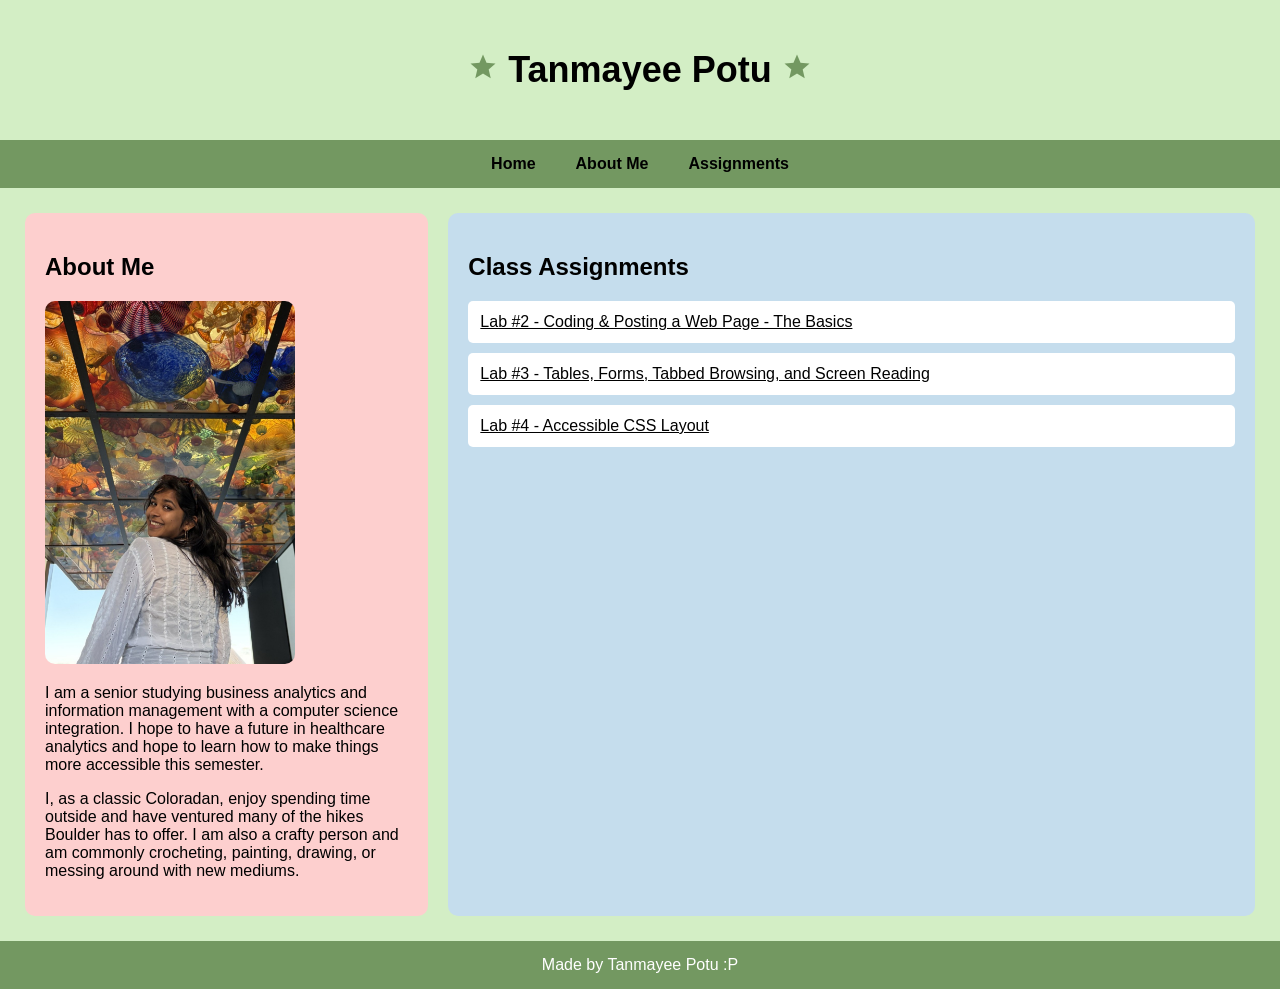
<file: index.html>
<!DOCTYPE html>
<html lang="en">

<head>
    <meta charset="UTF-8">
    <meta name="viewport" content="width=device-width, initial-scale=1.0">

    <title>Tanmayee Potu - Accessible Class Portal</title>

    <link href="https://fonts.googleapis.com/icon?family=Material+Icons" rel="stylesheet">
    <link href="landing.css" rel="stylesheet">
</head>

<body>

    <a class="skip-link" href="#maincontent">
        Skip to Main Content
    </a>

    <header>
        <h1>
            <span class="material-icons" aria-hidden="true">star</span>
            Tanmayee Potu
            <span class="material-icons" aria-hidden="true">star</span>
        </h1>
    </header>

    <nav aria-label="Main Navigation">
        <ul>
            <li><a href="#maincontent">Home</a></li>
            <li><a href="#about">About Me</a></li>

            <li class="dropdown">
                <a href="#assignments" aria-haspopup="true">
                    Assignments
                </a>

                <ul class="dropdown-menu">
                    <li><a href="#lab2">Lab 2</a></li>
                    <li><a href="#lab3">Lab 3</a></li>
                    <li><a href="#lab4">Lab 4</a></li>
                </ul>
            </li>
        </ul>
    </nav>

    <main id="maincontent">

        <section id="about">
            <h2>About Me</h2>

            <img src="me.jpg" alt="Portrait of Tanmayee Potu" class="profile-photo">

            <p>
                I am a senior studying business analytics and
                information management with a computer science
                integration. I hope to have a future in healthcare
                analytics and hope to learn how to make things
                more accessible this semester.
            </p>

            <p>
                I, as a classic Coloradan, enjoy spending time
                outside and have ventured many of the hikes
                Boulder has to offer. I am also a crafty person
                and am commonly crocheting, painting, drawing,
                or messing around with new mediums.
            </p>
        </section>

        <section id="assignments">
            <h2>Class Assignments</h2>

        
            <ul>

                <li id="lab2">
                    <a href="https://tanmayeepotu.github.io/universal-design/4b/crochet-wiki-pb.html">
                        Lab #2 - Coding & Posting a Web Page - The Basics
                    </a>
                </li>

                <li id="lab3">
                    <a href="https://tanmayeepotu.github.io/universal-design/5/tennis.html">
                        Lab #3 - Tables, Forms, Tabbed Browsing, and Screen Reading
                    </a>
                </li>

                <li id="lab4">
                    <a href="https://tanmayeepotu.github.io/universal-design/6/assignment6.html">
                        Lab #4 - Accessible CSS Layout
                    </a>
                </li>
            </ul>
        </section>

    </main>

    <footer>
        <p>Made by Tanmayee Potu :P</p>
    </footer>

</body>

</html>
</file>
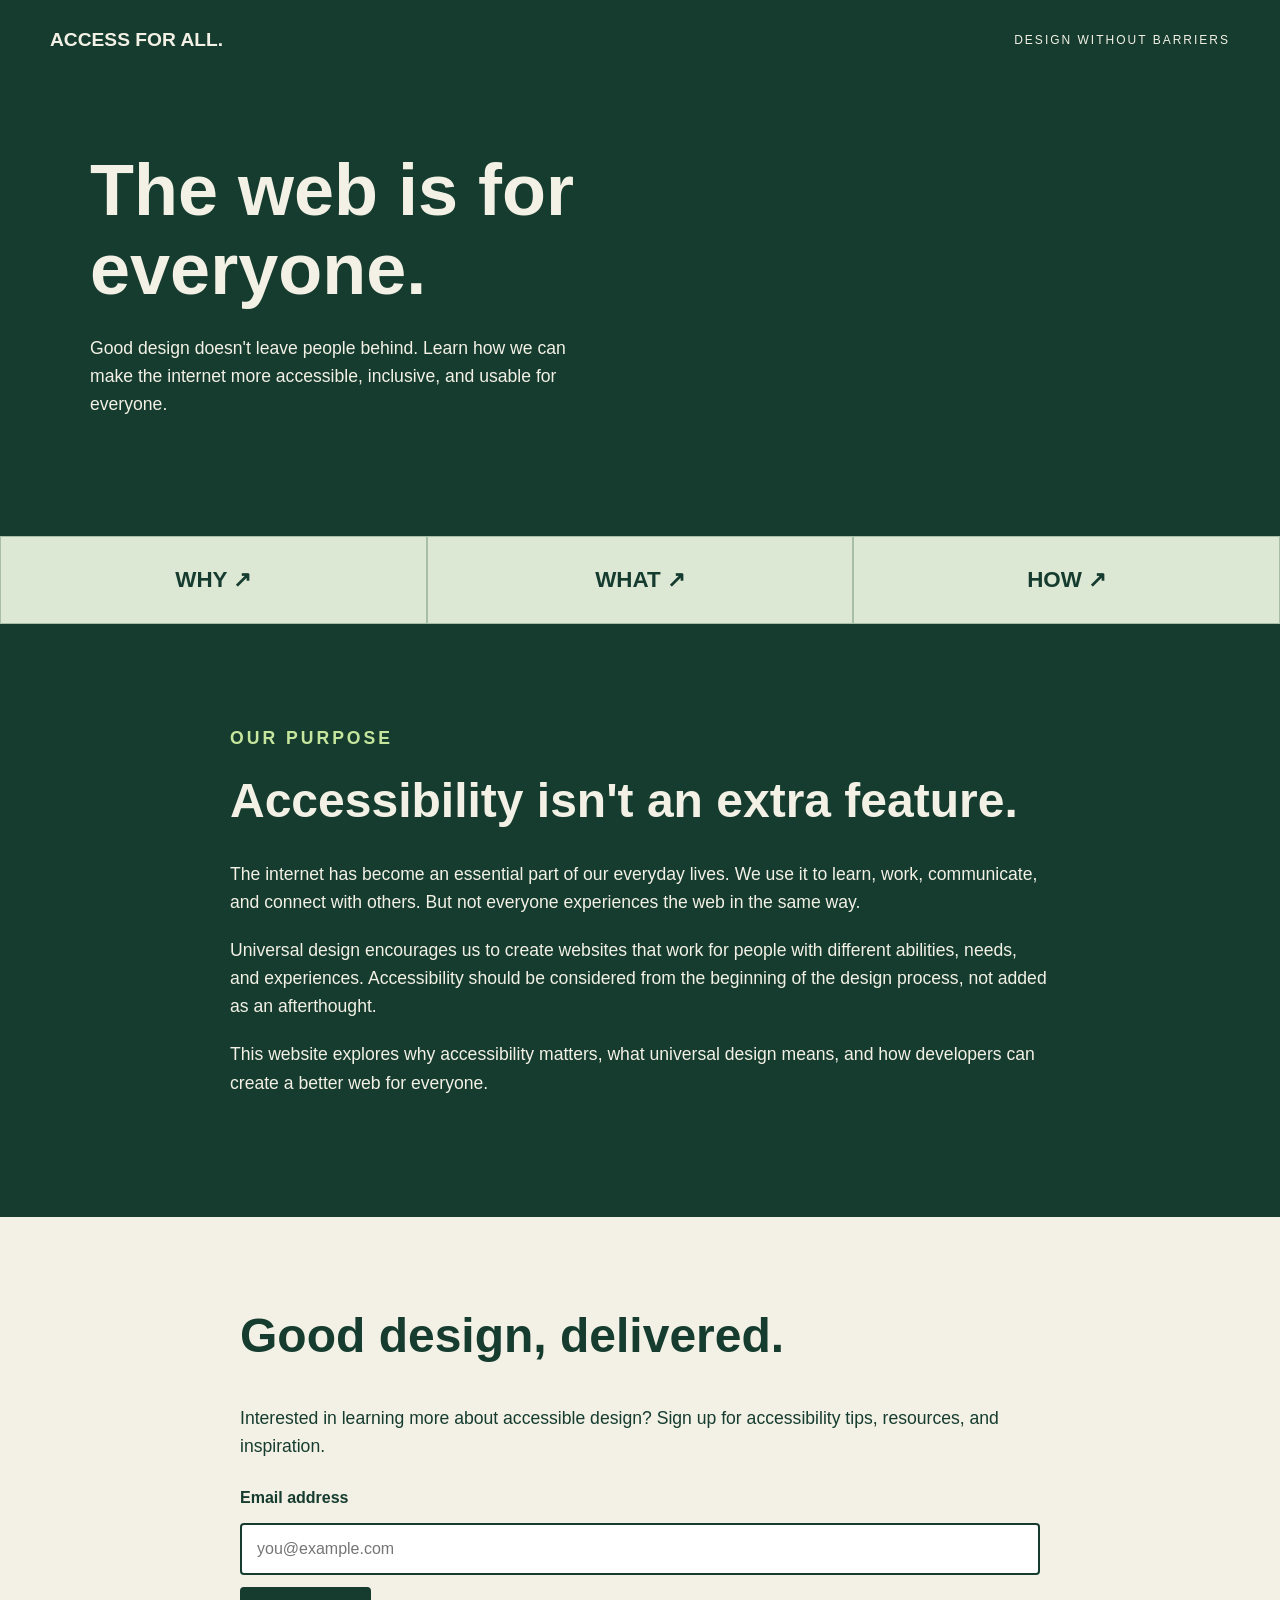
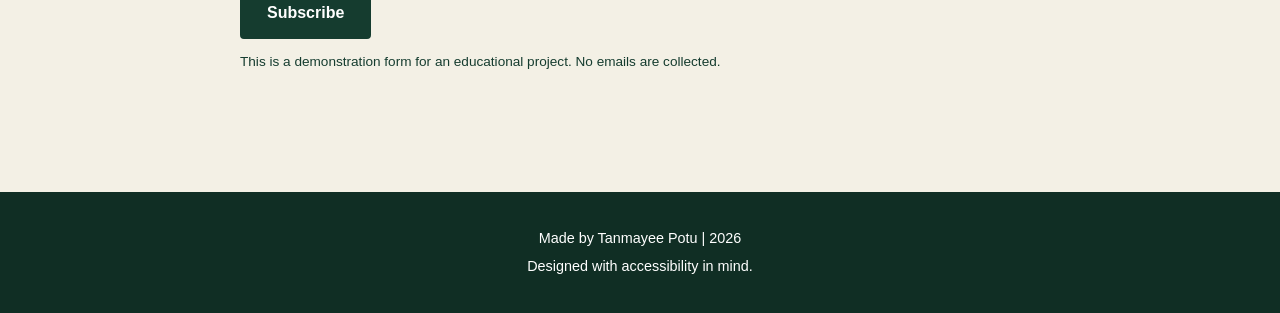
<file: final-project/index.html>
<!DOCTYPE html>
<html lang="en">

<head>
    <meta charset="UTF-8">
    <meta name="viewport" content="width=device-width, initial-scale=1.0">
    <title>Why Accessibility</title>
    <link href="final-project.css" rel="stylesheet">
</head>

<body>

    <a href="#main" class="skip-link">Skip to main content</a>

    <header>
        <div class="header-content">
            <a href="index.html" class="logo">ACCESS FOR ALL.</a>
            <p>DESIGN WITHOUT BARRIERS</p>
        </div>
    </header>

    <main id="main">

        <section class="hero">
            <div class="hero-text">
                <h1>The web is for everyone.</h1>
                <p>
                    Good design doesn't leave people behind.
                    Learn how we can make the internet more
                    accessible, inclusive, and usable for everyone.
                </p>
            </div>

            <!-- add a photo here -->
        </section>


        <nav class="ribbon" aria-label="Main navigation">
            <a href="why.html">WHY <span aria-hidden="true">↗</span></a>
            <a href="what.html">WHAT <span aria-hidden="true">↗</span></a>
            <a href="how.html">HOW <span aria-hidden="true">↗</span></a>
        </nav>


        <section class="about">
            <p class="section-label">OUR PURPOSE</p>

            <h2>Accessibility isn't an extra feature.</h2>

            <p>
                The internet has become an essential part of our
                everyday lives. We use it to learn, work, communicate,
                and connect with others. But not everyone experiences
                the web in the same way.
            </p>

            <p>
                Universal design encourages us to create websites
                that work for people with different abilities,
                needs, and experiences. Accessibility should be
                considered from the beginning of the design process,
                not added as an afterthought.
            </p>

            <p>
                This website explores why accessibility matters,
                what universal design means, and how developers
                can create a better web for everyone.
            </p>
        </section>


        <section class="newsletter">
            <div class="newsletter-content">
                <h2>Good design, delivered.</h2>

                <p>
                    Interested in learning more about accessible
                    design? Sign up for accessibility tips,
                    resources, and inspiration.
                </p>

                <form id="newsletter-form">
                    <label for="email">Email address</label>

                    <input type="email" id="email" name="email" placeholder="you@example.com" autocomplete="email"
                        required>

                    <button type="submit">Subscribe</button>

                    <p class="form-note">
                        This is a demonstration form for an
                        educational project. No emails are collected.
                    </p>
                    <p id="form-message" role="status"></p>
                </form>
            </div>
        </section>

    </main>



    <footer>

        <p>Made by Tanmayee Potu | 2026</p>
        <p>Designed with accessibility in mind.</p>

    </footer>

</body>

</html>
</file>
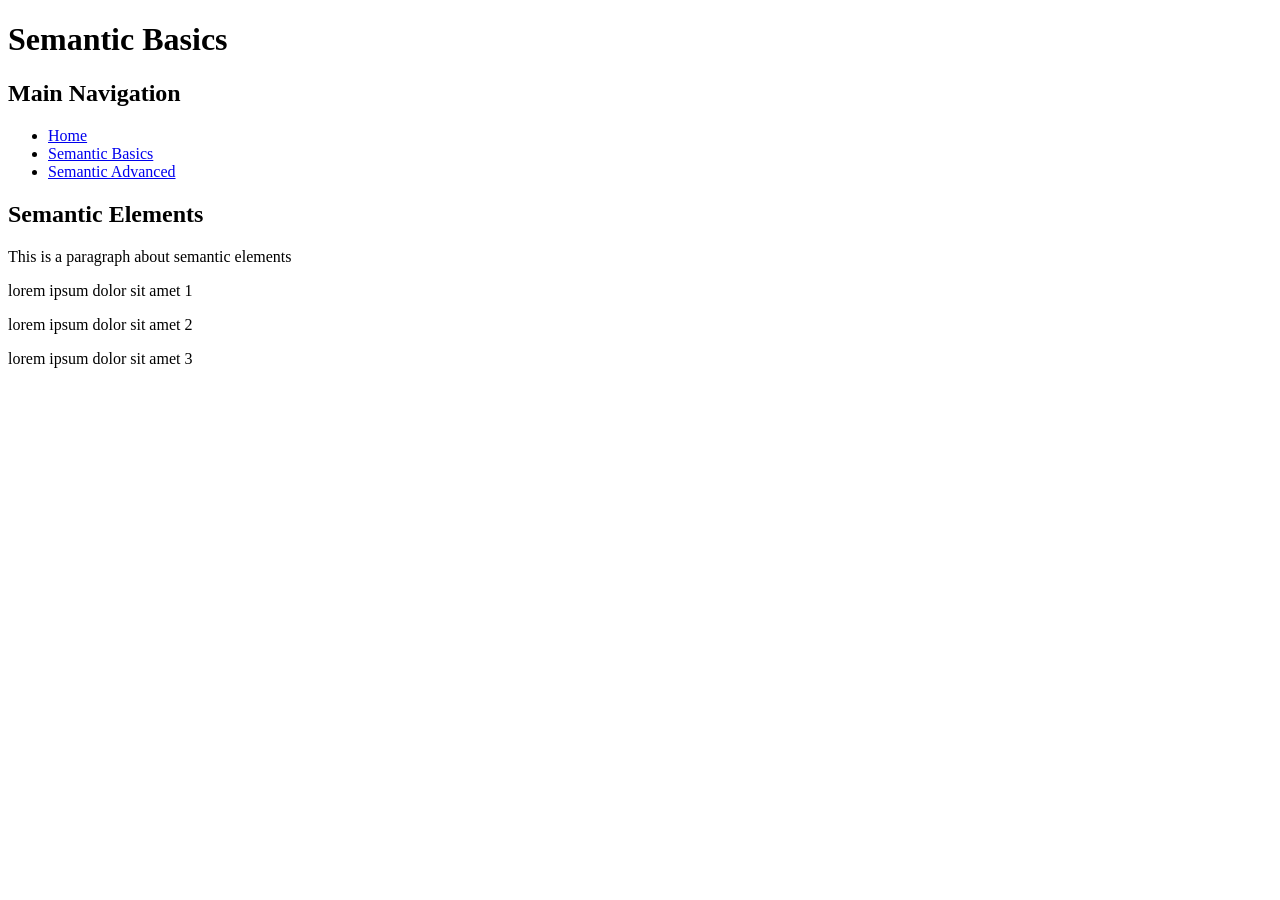
<file: semantic-basics.html>
<!DOCTYPE html>
<html lang = "en">
    <head><!--where the page title goes but it is meta data so the user doesnt see it-->
        <meta charset = "UTF-8">
        <meta name = "viewport" content = "width=device-width, initial-scale=1.0">
        <title>Semantic Basics</title>
        <header>
            <h1>
                Semantic Basics
            </h1>
        </header>
        <nav>
            <h2>Main Navigation</h2>
            <ul>
                <li><a href = "index.html">Home</a></li>
                <li><a href = "semantic-basics.html">Semantic Basics</a></li>
                <li><a href = "semantic-advanced.html">Semantic Advanced</a></li>
            </ul>
        </nav>
        <main>
            <section>
                <h2>
                    Semantic Elements
                </h2>
                <p>This is a paragraph about semantic elements </p>
                <p> lorem ipsum dolor sit amet 1</p>
                <p> lorem ipsum dolor sit amet 2</p>
                <p> lorem ipsum dolor sit amet 3</p>
            </section>
        </main>
    </head>
</html>
</file>
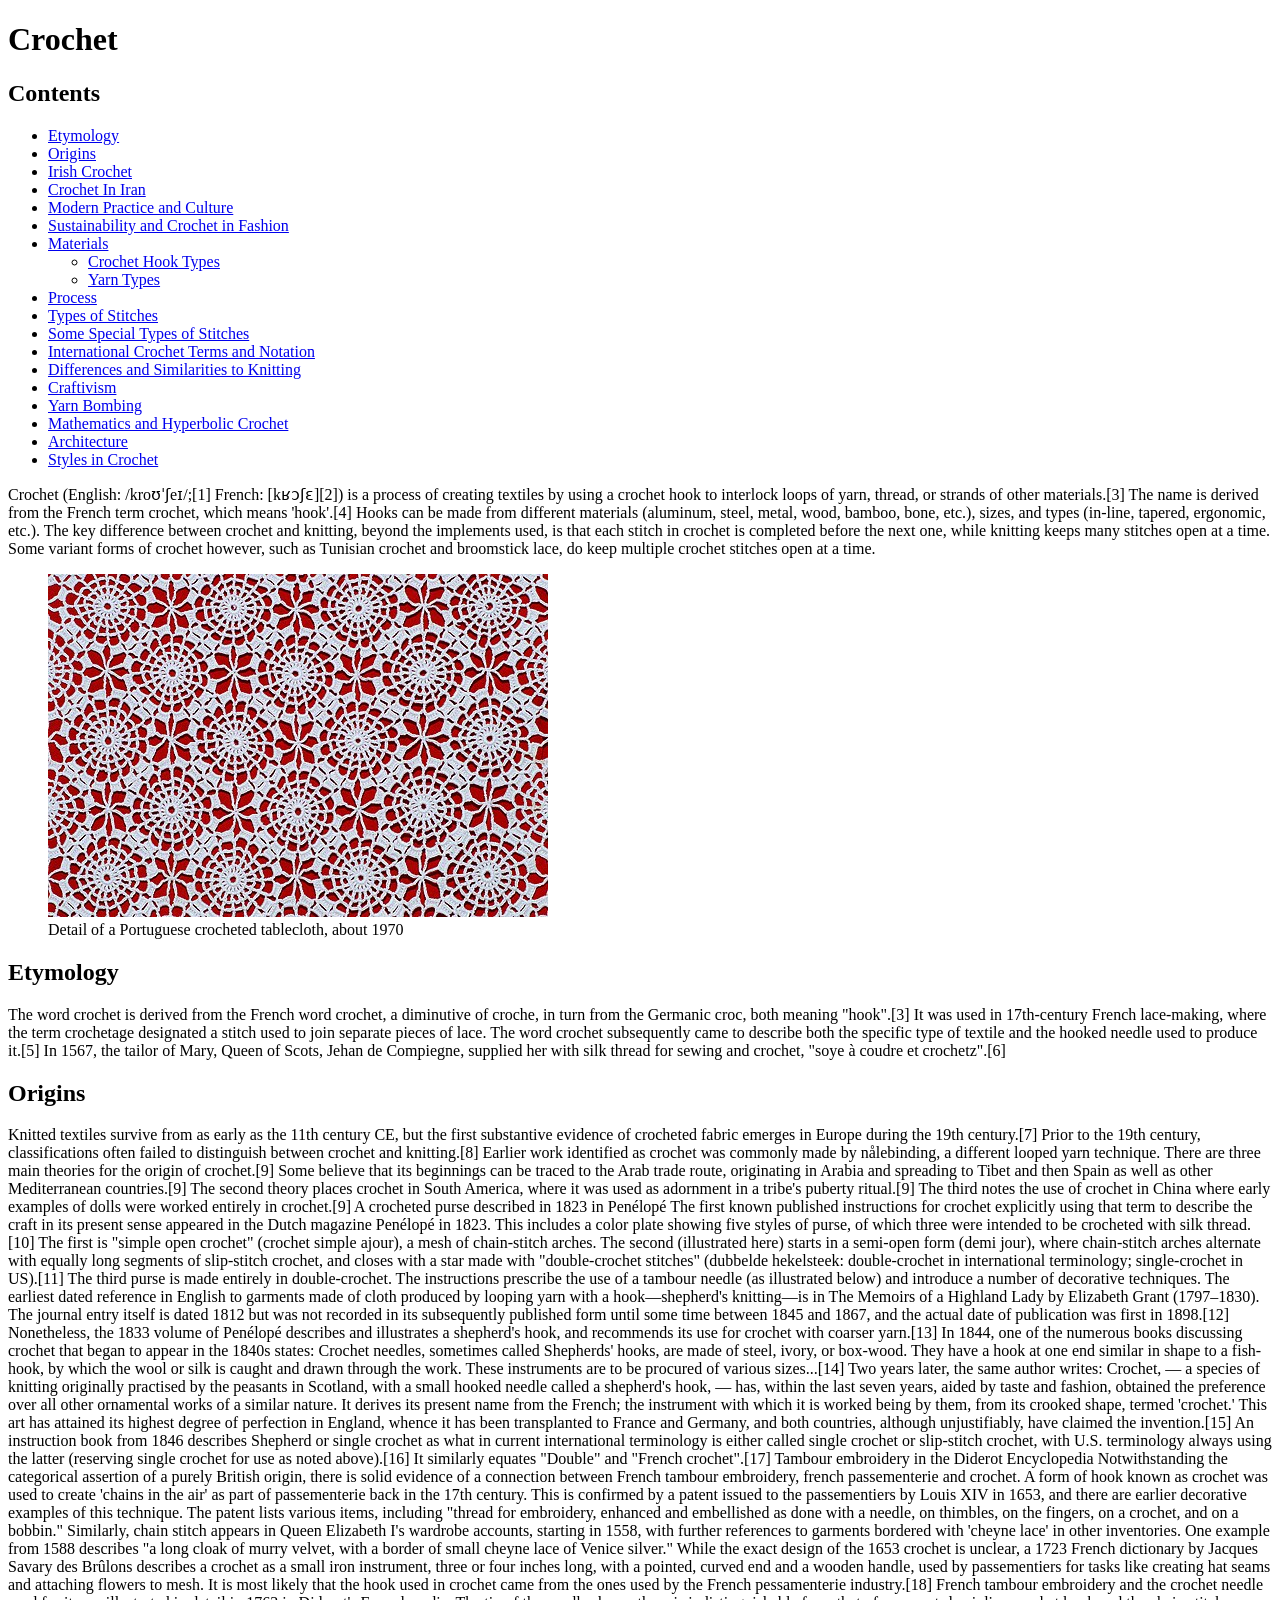
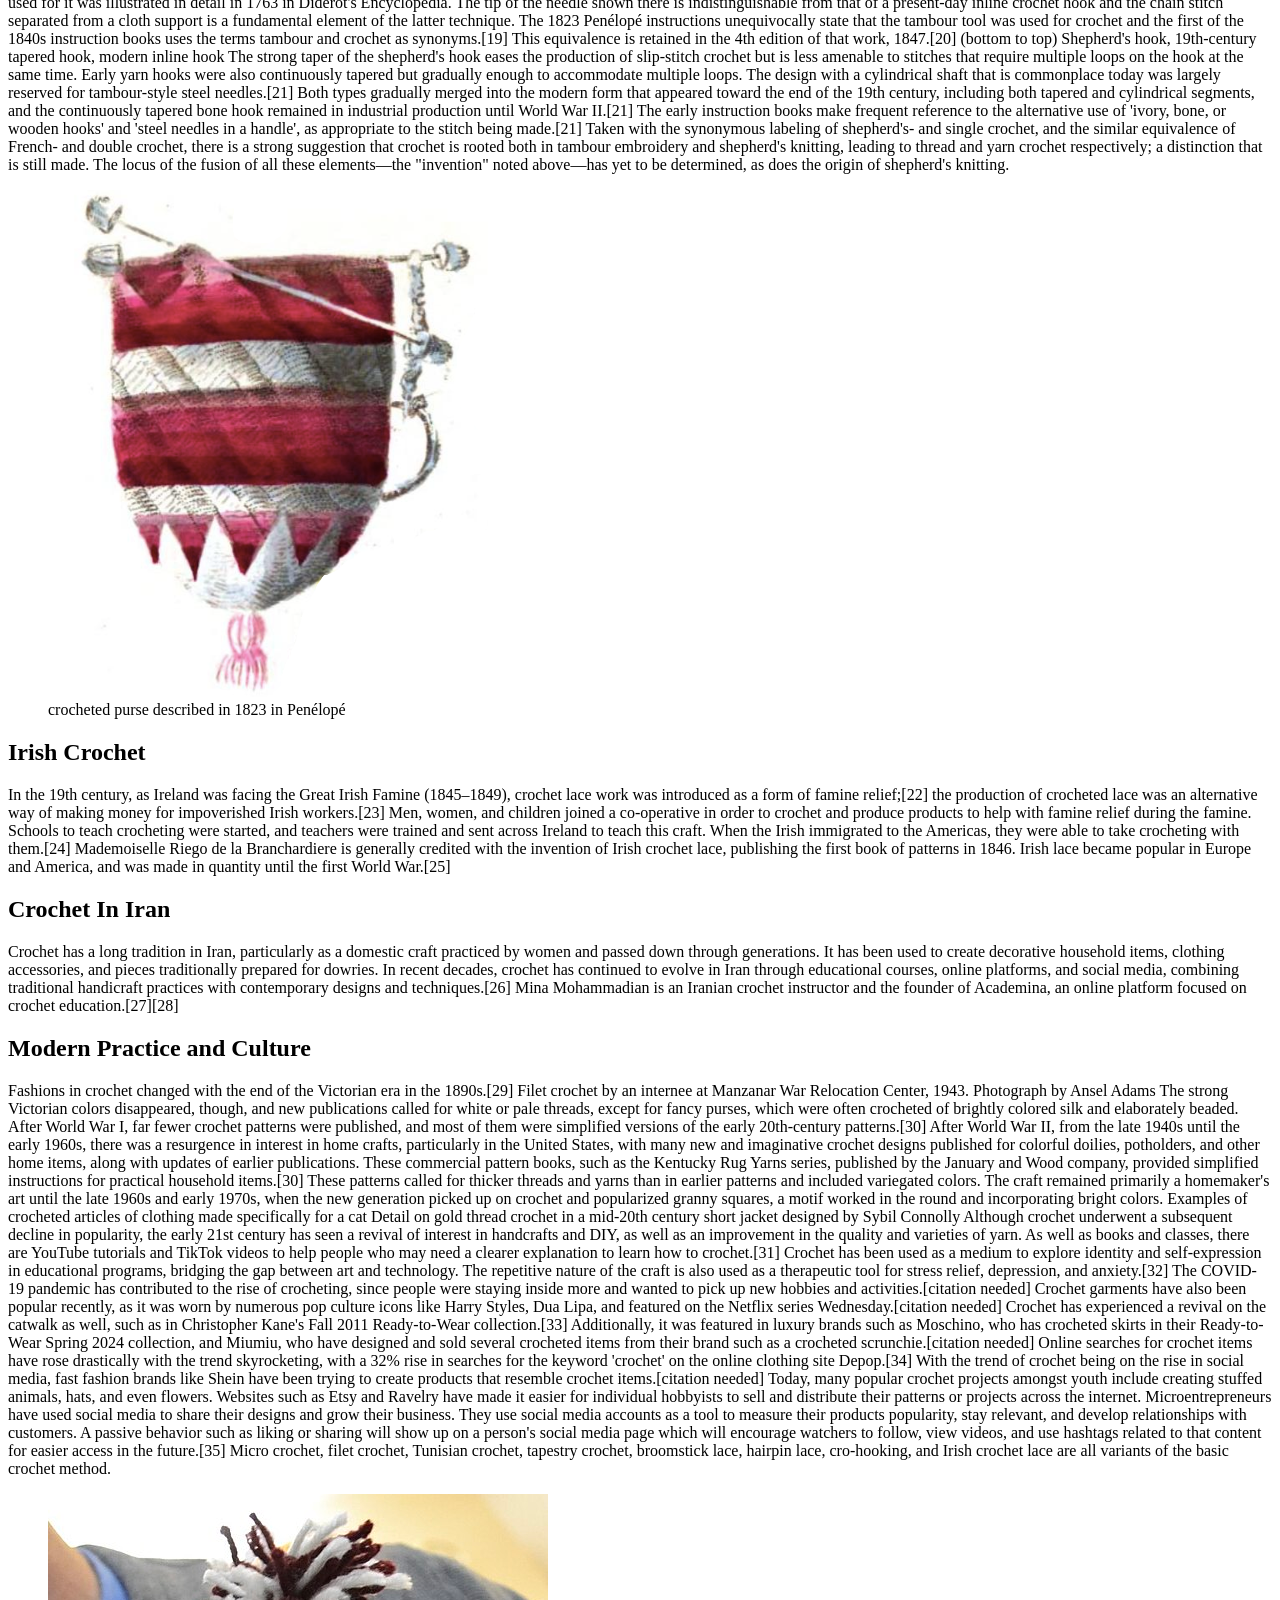
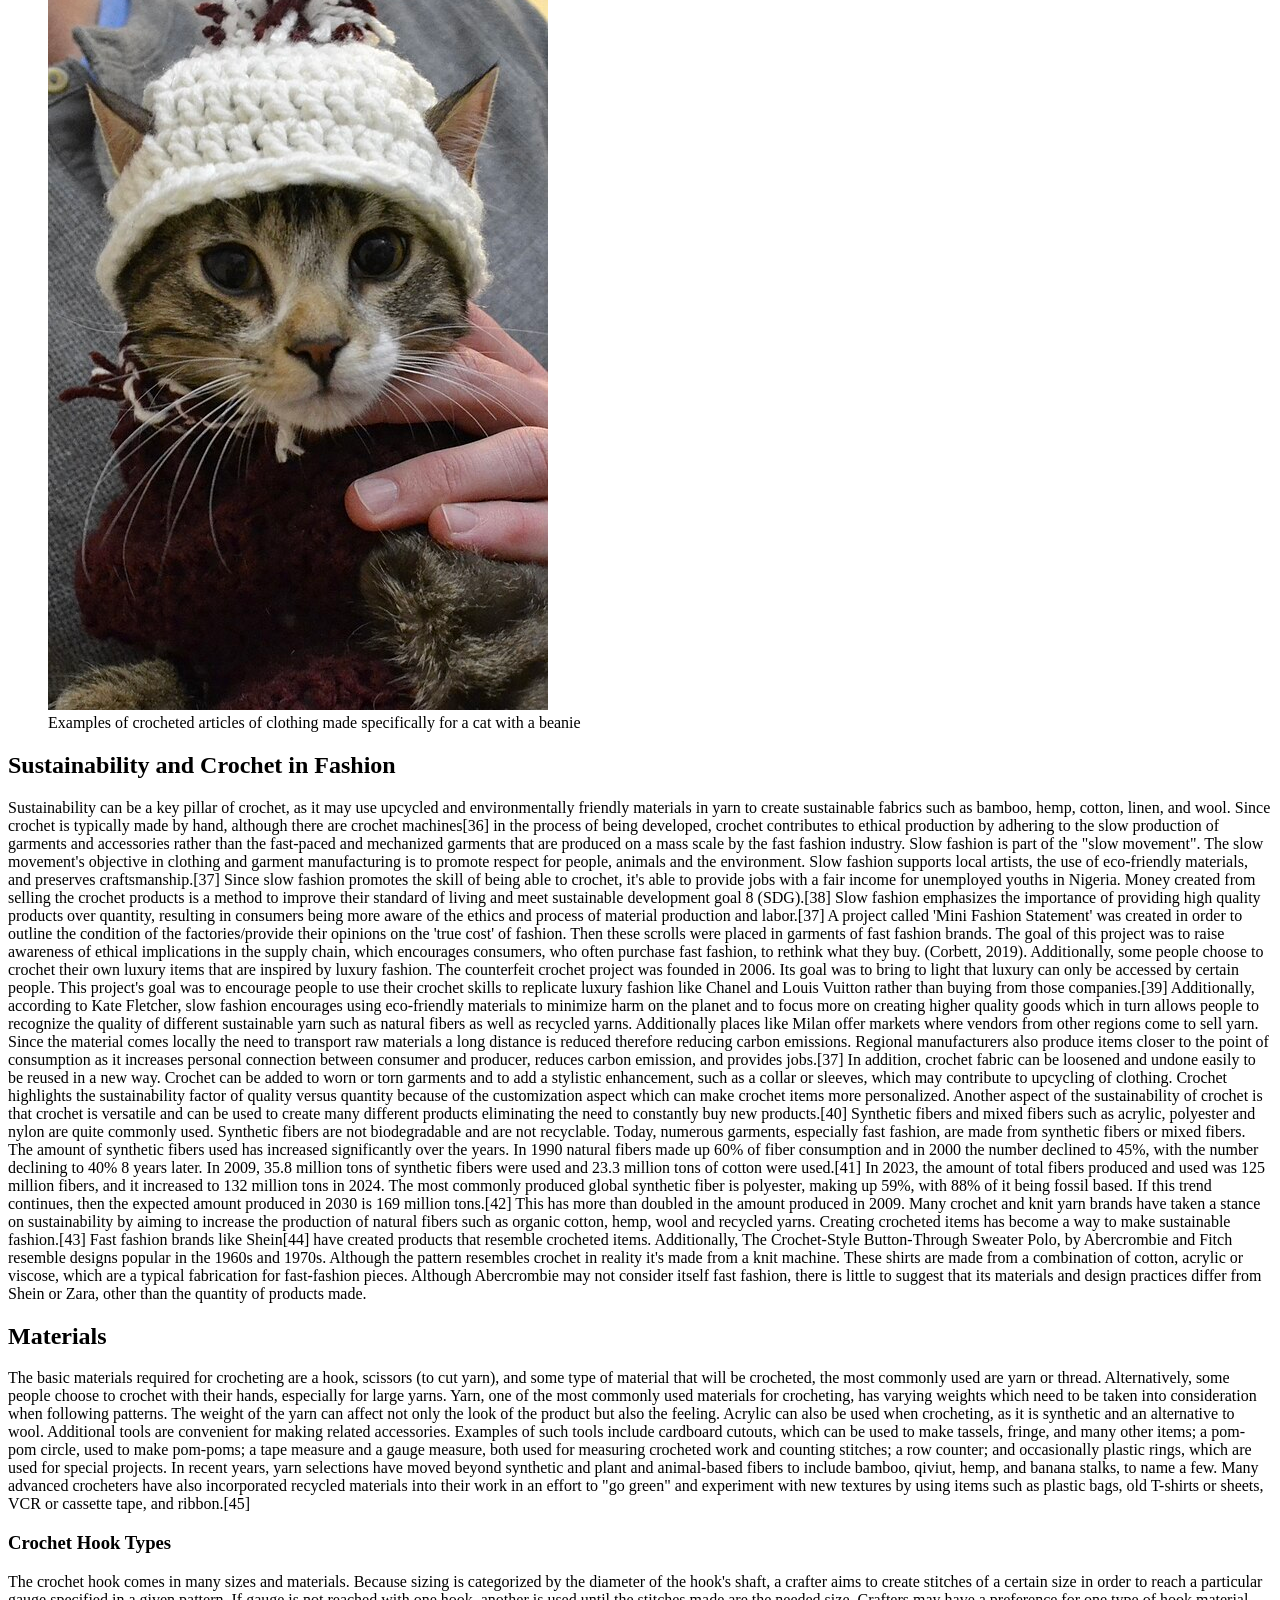
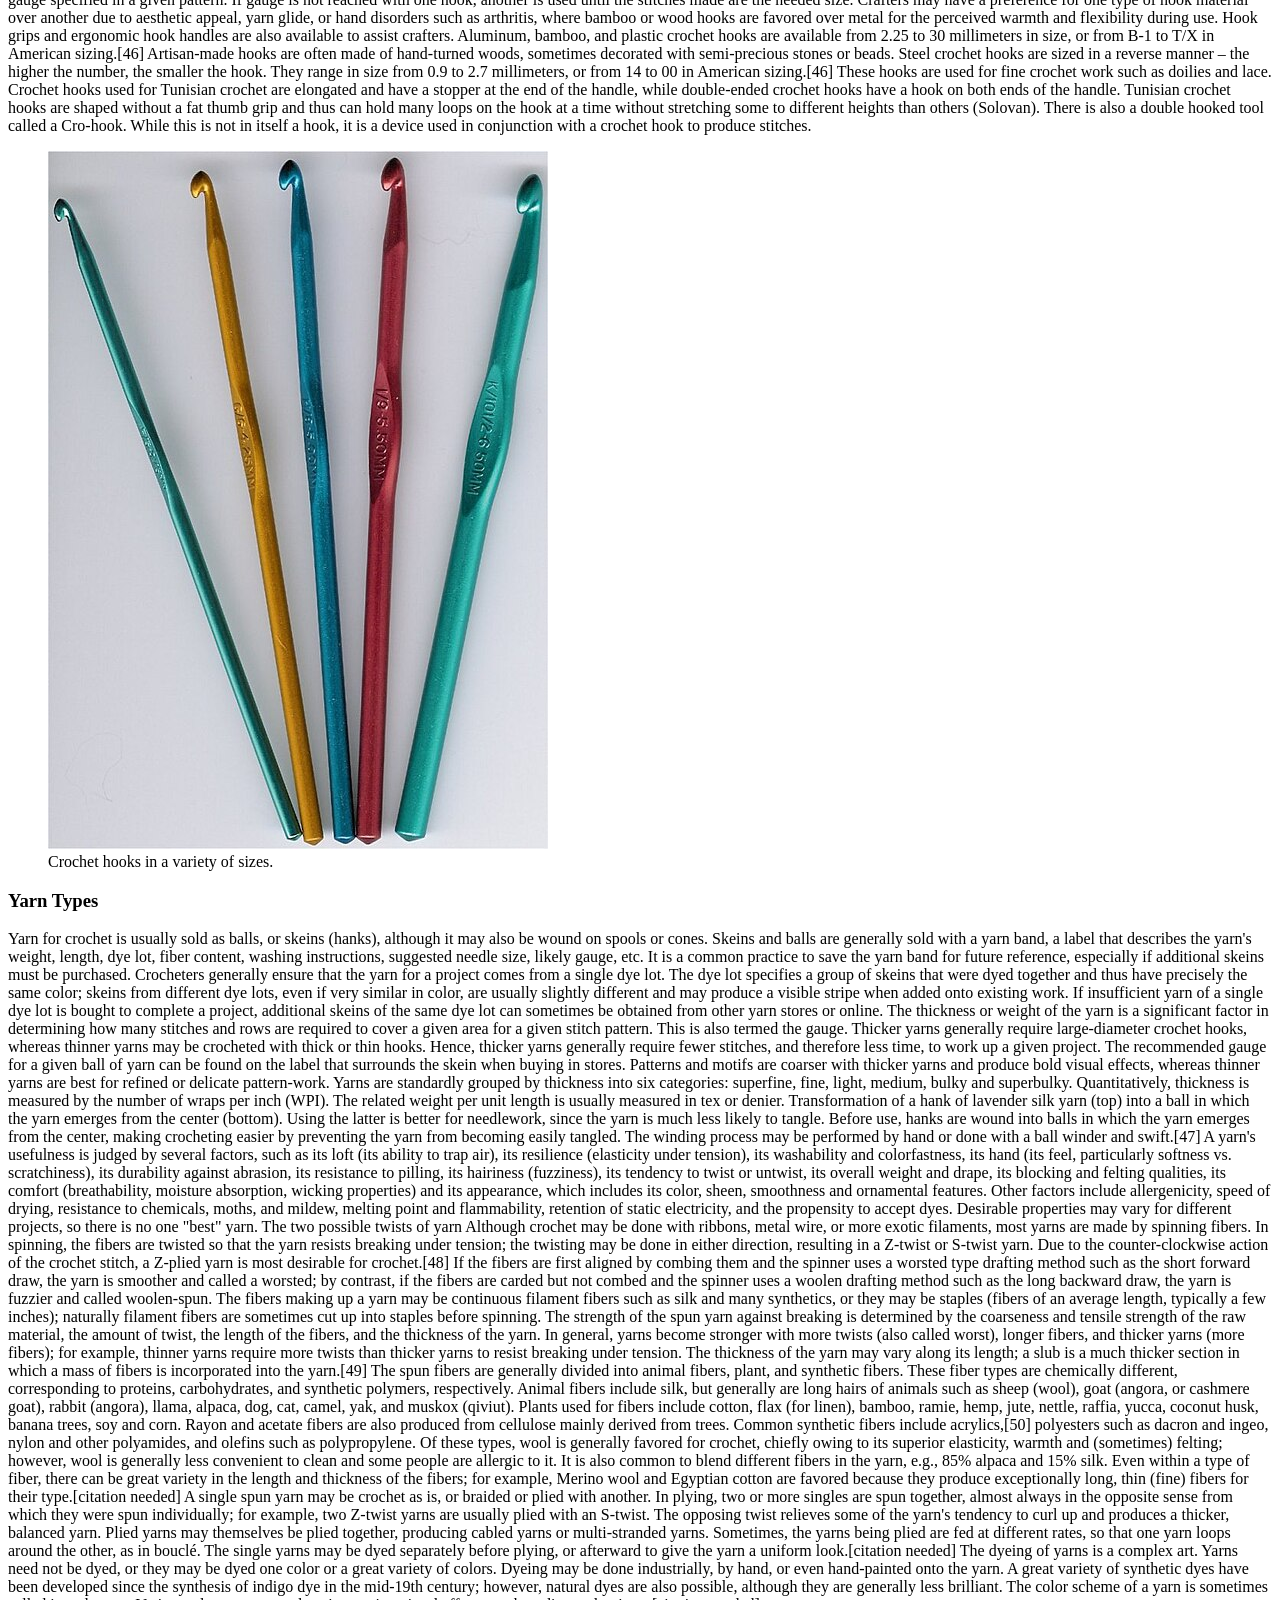
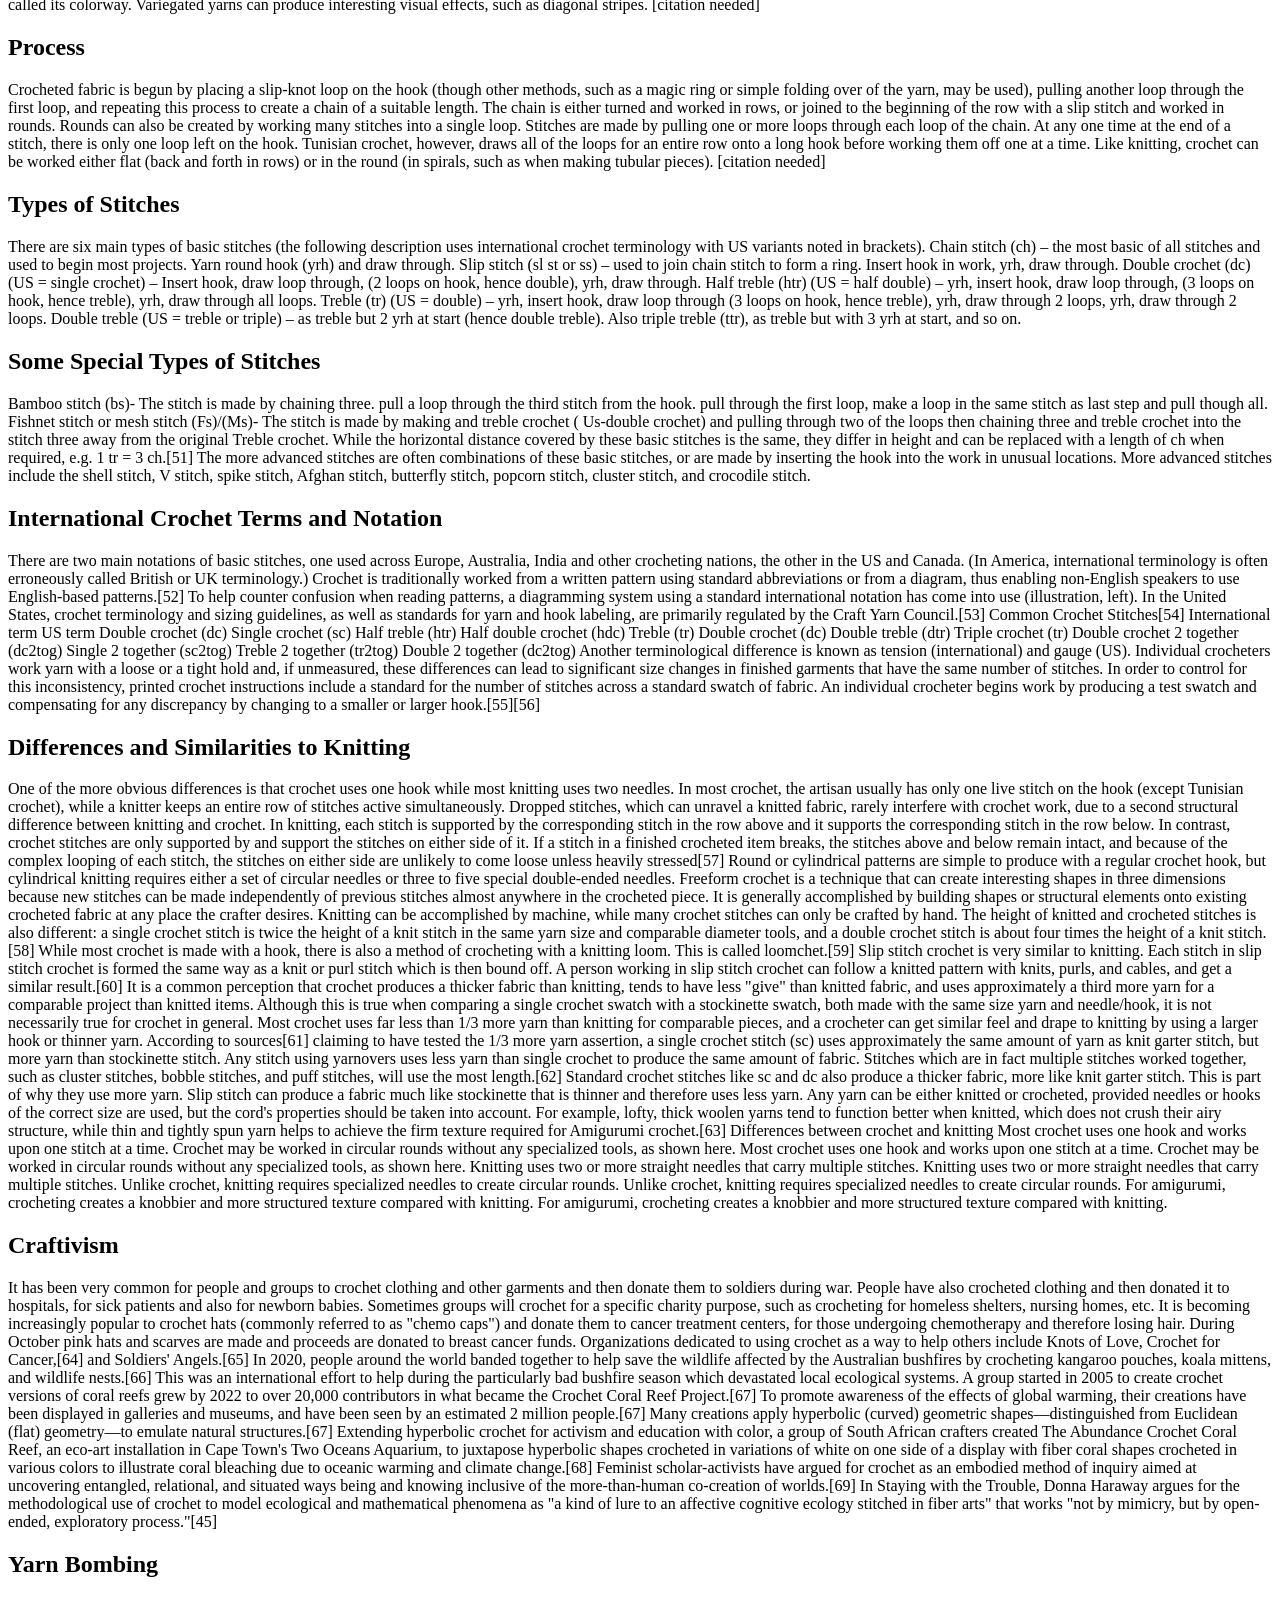
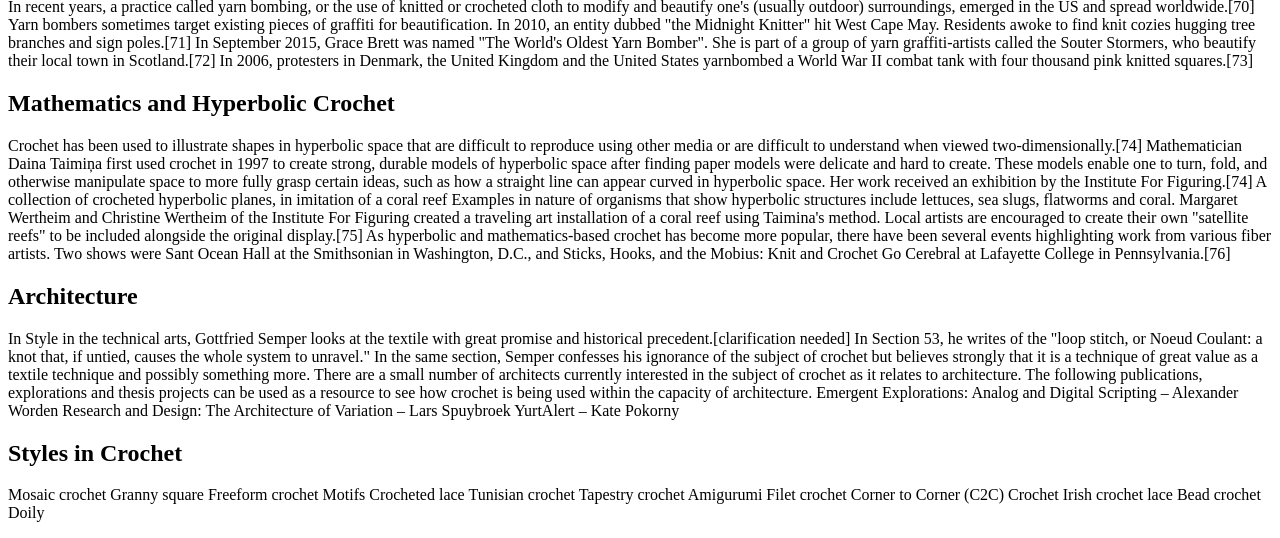
<file: 4/crochet-wiki.html>
<!DOCTYPE html>

<html lang="en">
<meta charset="UTF-8">
<meta name="viewport" content="width=device-width, initial-scale=1.0">

<!DOCTYPE html>

<html lang="en">

<head>
    <meta charset="UTF-8">
    <meta name="viewport" content="width=device-width, initial-scale=1.0">

    <title>Crochet Wiki TP</title>

    <style>
        img {
            max-width: 100%;
            height: auto;
        }

        /* Hide visually, but keep available to screen readers */
        .sr-only {
            border: 0;
            clip: rect(0, 0, 0, 0);
            height: 1px;
            margin: -1px;
            overflow: hidden;
            padding: 0;
            position: absolute;
            white-space: nowrap;
            width: 1px;
        }
    </style>


</head>

<body>

    <a class="sr-only" href="#main-content">
        Skip to main content
    </a>

    <header>
        <h1>Crochet</h1>
    </header>

    <nav>
        <h2>Contents</h2>
        <ul>
            <li><a href=#Etymology>Etymology</a></li>
            <li><a href=#Origins>Origins</a></li>
            <li><a href=#Irish-Crochet>Irish Crochet</a></li>
            <li><a href=#Crochet-Iran>Crochet In Iran</a></li>
            <li><a href=#Modern-Practice>Modern Practice and Culture</a></li>
            <li><a href=#Sustainability>Sustainability and Crochet in Fashion</a></li>
            <li>
                <a href=#Materials>Materials</a>
                <ul>
                    <li><a href=#Hook-Types>Crochet Hook Types</a></li>
                    <li><a href=#Yarn-Types>Yarn Types</a></li>
                </ul>
            </li>

            <li><a href=#Process>Process</a></li>
            <li><a href=#Types-Stitches>Types of Stitches</a></li>
            <li><a href=#Special-Stitches>Some Special Types of Stitches</a></li>
            <li><a href=#International-Terms>International Crochet Terms and Notation</a></li>
            <li><a href=#Differences-Similarities-Knitting>Differences and Similarities to Knitting</a></li>
            <li><a href=#Craftivism>Craftivism</a></li>
            <li><a href=#Yarn-Bombing>Yarn Bombing</a></li>
            <li><a href=#Math-in-Crochet>Mathematics and Hyperbolic Crochet</a></li>
            <li><a href=#Architecture>Architecture</a></li>
            <li><a href=#Styles-Crochet>Styles in Crochet</a></li>
            <!-- <li><a href =#Etymology>Etymology</a></li>
            <li><a href =#Etymology>Etymology</a></li>
            <li><a href =#Etymology>Etymology</a></li>
            <li><a href =#Etymology>Etymology</a></li>
            <li><a href =#Etymology>Etymology</a></li> -->

        </ul>
    </nav>


    <main id="main-content">
        <article href = "Contents">
        <p>
            Crochet (English: /kroʊˈʃeɪ/;[1] French: [kʁɔʃɛ][2]) is a process of creating textiles by using a
            crochet hook to interlock loops of yarn, thread, or strands of other materials.[3] The name is derived
            from the French term crochet, which means 'hook'.[4] Hooks can be made from different materials
            (aluminum, steel, metal, wood, bamboo, bone, etc.), sizes, and types (in-line, tapered, ergonomic,
            etc.). The key difference between crochet and knitting, beyond the implements used, is that each stitch
            in crochet is completed before the next one, while knitting keeps many stitches open at a time. Some
            variant forms of crochet however, such as Tunisian crochet and broomstick lace, do keep multiple crochet
            stitches open at a time.
        </p>
        <figure>
            <img src="images\crochetTableCloth.jpg" alt="Detail of a Portuguese crocheted tablecloth, about 1970">

            <figcaption>
                Detail of a Portuguese crocheted tablecloth, about 1970
            </figcaption>
        </figure>

        <section id="Etymology">
            <h2>Etymology</h2>
            <p>The word crochet is derived from the French word crochet, a diminutive of croche, in turn from the
                Germanic croc, both meaning "hook".[3] It was used in 17th-century French lace-making, where the
                term crochetage designated a stitch used to join separate pieces of lace. The word crochet
                subsequently came to describe both the specific type of textile and the hooked needle used to
                produce it.[5]

                In 1567, the tailor of Mary, Queen of Scots, Jehan de Compiegne, supplied her with silk thread for
                sewing and crochet, "soye à coudre et crochetz".[6]</p>
        </section>

        <section id="Origins">
            <h2>Origins</h2>
            <p>Knitted textiles survive from as early as the 11th century CE, but the first substantive evidence of
                crocheted fabric emerges in Europe during the 19th century.[7] Prior to the 19th century,
                classifications often failed to distinguish between crochet and knitting.[8] Earlier work identified
                as crochet was commonly made by nålebinding, a different looped yarn technique. There are three main
                theories for the origin of crochet.[9] Some believe that its beginnings can be traced to the Arab
                trade route, originating in Arabia and spreading to Tibet and then Spain as well as other
                Mediterranean countries.[9] The second theory places crochet in South America, where it was used as
                adornment in a tribe's puberty ritual.[9] The third notes the use of crochet in China where early
                examples of dolls were worked entirely in crochet.[9]


                A crocheted purse described in 1823 in Penélopé
                The first known published instructions for crochet explicitly using that term to describe the craft
                in its present sense appeared in the Dutch magazine Penélopé in 1823. This includes a color plate
                showing five styles of purse, of which three were intended to be crocheted with silk thread.[10] The
                first is "simple open crochet" (crochet simple ajour), a mesh of chain-stitch arches. The second
                (illustrated here) starts in a semi-open form (demi jour), where chain-stitch arches alternate with
                equally long segments of slip-stitch crochet, and closes with a star made with "double-crochet
                stitches" (dubbelde hekelsteek: double-crochet in international terminology; single-crochet in
                US).[11] The third purse is made entirely in double-crochet. The instructions prescribe the use of a
                tambour needle (as illustrated below) and introduce a number of decorative techniques.

                The earliest dated reference in English to garments made of cloth produced by looping yarn with a
                hook—shepherd's knitting—is in The Memoirs of a Highland Lady by Elizabeth Grant (1797–1830). The
                journal entry itself is dated 1812 but was not recorded in its subsequently published form until
                some time between 1845 and 1867, and the actual date of publication was first in 1898.[12]
                Nonetheless, the 1833 volume of Penélopé describes and illustrates a shepherd's hook, and recommends
                its use for crochet with coarser yarn.[13]

                In 1844, one of the numerous books discussing crochet that began to appear in the 1840s states:

                Crochet needles, sometimes called Shepherds' hooks, are made of steel, ivory, or box-wood. They have
                a hook at one end similar in shape to a fish-hook, by which the wool or silk is caught and drawn
                through the work. These instruments are to be procured of various sizes...[14]

                Two years later, the same author writes:

                Crochet, — a species of knitting originally practised by the peasants in Scotland, with a small
                hooked needle called a shepherd's hook, — has, within the last seven years, aided by taste and
                fashion, obtained the preference over all other ornamental works of a similar nature. It derives its
                present name from the French; the instrument with which it is worked being by them, from its crooked
                shape, termed 'crochet.' This art has attained its highest degree of perfection in England, whence
                it has been transplanted to France and Germany, and both countries, although unjustifiably, have
                claimed the invention.[15]

                An instruction book from 1846 describes Shepherd or single crochet as what in current international
                terminology is either called single crochet or slip-stitch crochet, with U.S. terminology always
                using the latter (reserving single crochet for use as noted above).[16] It similarly equates
                "Double" and "French crochet".[17]


                Tambour embroidery in the Diderot Encyclopedia
                Notwithstanding the categorical assertion of a purely British origin, there is solid evidence of a
                connection between French tambour embroidery, french passementerie and crochet. A form of hook known
                as crochet was used to create 'chains in the air' as part of passementerie back in the 17th century.
                This is confirmed by a patent issued to the passementiers by Louis XIV in 1653, and there are
                earlier decorative examples of this technique. The patent lists various items, including "thread for
                embroidery, enhanced and embellished as done with a needle, on thimbles, on the fingers, on a
                crochet, and on a bobbin." Similarly, chain stitch appears in Queen Elizabeth I's wardrobe accounts,
                starting in 1558, with further references to garments bordered with 'cheyne lace' in other
                inventories. One example from 1588 describes "a long cloak of murry velvet, with a border of small
                cheyne lace of Venice silver." While the exact design of the 1653 crochet is unclear, a 1723 French
                dictionary by Jacques Savary des Brûlons describes a crochet as a small iron instrument, three or
                four inches long, with a pointed, curved end and a wooden handle, used by passementiers for tasks
                like creating hat seams and attaching flowers to mesh. It is most likely that the hook used in
                crochet came from the ones used by the French pessamenterie industry.[18] French tambour embroidery
                and the crochet needle used for it was illustrated in detail in 1763 in Diderot's Encyclopedia. The
                tip of the needle shown there is indistinguishable from that of a present-day inline crochet hook
                and the chain stitch separated from a cloth support is a fundamental element of the latter
                technique. The 1823 Penélopé instructions unequivocally state that the tambour tool was used for
                crochet and the first of the 1840s instruction books uses the terms tambour and crochet as
                synonyms.[19] This equivalence is retained in the 4th edition of that work, 1847.[20]


                (bottom to top) Shepherd's hook, 19th-century tapered hook, modern inline hook
                The strong taper of the shepherd's hook eases the production of slip-stitch crochet but is less
                amenable to stitches that require multiple loops on the hook at the same time. Early yarn hooks were
                also continuously tapered but gradually enough to accommodate multiple loops. The design with a
                cylindrical shaft that is commonplace today was largely reserved for tambour-style steel
                needles.[21] Both types gradually merged into the modern form that appeared toward the end of the
                19th century, including both tapered and cylindrical segments, and the continuously tapered bone
                hook remained in industrial production until World War II.[21]

                The early instruction books make frequent reference to the alternative use of 'ivory, bone, or
                wooden hooks' and 'steel needles in a handle', as appropriate to the stitch being made.[21] Taken
                with the synonymous labeling of shepherd's- and single crochet, and the similar equivalence of
                French- and double crochet, there is a strong suggestion that crochet is rooted both in tambour
                embroidery and shepherd's knitting, leading to thread and yarn crochet respectively; a distinction
                that is still made. The locus of the fusion of all these elements—the "invention" noted above—has
                yet to be determined, as does the origin of shepherd's knitting.</p>



            <figure>
                <img src="images\crochetedPurse.png" alt="crocheted purse described in 1823 in Penélopé">

                <figcaption>
                    crocheted purse described in 1823 in Penélopé
                </figcaption>
            </figure>

        </section>

        <section id="Irish-Crochet">
            <h2>Irish Crochet</h2>
            <p>In the 19th century, as Ireland was facing the Great Irish Famine (1845–1849), crochet lace work was
                introduced as a form of famine relief;[22] the production of crocheted lace was an alternative way
                of making money for impoverished Irish workers.[23] Men, women, and children joined a co-operative
                in order to crochet and produce products to help with famine relief during the famine. Schools to
                teach crocheting were started, and teachers were trained and sent across Ireland to teach this
                craft. When the Irish immigrated to the Americas, they were able to take crocheting with them.[24]
                Mademoiselle Riego de la Branchardiere is generally credited with the invention of Irish crochet
                lace, publishing the first book of patterns in 1846. Irish lace became popular in Europe and
                America, and was made in quantity until the first World War.[25]</p>
        </section>

        <section id="Crochet-Iran">
            <h2>Crochet In Iran</h2>
            <p>Crochet has a long tradition in Iran, particularly as a domestic craft practiced by women and passed
                down through generations. It has been used to create decorative household items, clothing
                accessories, and pieces traditionally prepared for dowries. In recent decades, crochet has continued
                to evolve in Iran through educational courses, online platforms, and social media, combining
                traditional handicraft practices with contemporary designs and techniques.[26] Mina Mohammadian is
                an Iranian crochet instructor and the founder of Academina, an online platform focused on crochet
                education.[27][28]</p>
        </section>

        <section id="Modern-Practice">
            <h2>Modern Practice and Culture</h2>
            <p>Fashions in crochet changed with the end of the Victorian era in the 1890s.[29]


                Filet crochet by an internee at Manzanar War Relocation Center, 1943. Photograph by Ansel Adams
                The strong Victorian colors disappeared, though, and new publications called for white or pale
                threads, except for fancy purses, which were often crocheted of brightly colored silk and
                elaborately beaded. After World War I, far fewer crochet patterns were published, and most of them
                were simplified versions of the early 20th-century patterns.[30] After World War II, from the late
                1940s until the early 1960s, there was a resurgence in interest in home crafts, particularly in the
                United States, with many new and imaginative crochet designs published for colorful doilies,
                potholders, and other home items, along with updates of earlier publications. These commercial
                pattern books, such as the Kentucky Rug Yarns series, published by the January and Wood company,
                provided simplified instructions for practical household items.[30] These patterns called for
                thicker threads and yarns than in earlier patterns and included variegated colors. The craft
                remained primarily a homemaker's art until the late 1960s and early 1970s, when the new generation
                picked up on crochet and popularized granny squares, a motif worked in the round and incorporating
                bright colors.


                Examples of crocheted articles of clothing made specifically for a cat

                Detail on gold thread crochet in a mid-20th century short jacket designed by Sybil Connolly
                Although crochet underwent a subsequent decline in popularity, the early 21st century has seen a
                revival of interest in handcrafts and DIY, as well as an improvement in the quality and varieties of
                yarn. As well as books and classes, there are YouTube tutorials and TikTok videos to help people who
                may need a clearer explanation to learn how to crochet.[31] Crochet has been used as a medium to
                explore identity and self-expression in educational programs, bridging the gap between art and
                technology. The repetitive nature of the craft is also used as a therapeutic tool for stress relief,
                depression, and anxiety.[32]

                The COVID-19 pandemic has contributed to the rise of crocheting, since people were staying inside
                more and wanted to pick up new hobbies and activities.[citation needed] Crochet garments have also
                been popular recently, as it was worn by numerous pop culture icons like Harry Styles, Dua Lipa, and
                featured on the Netflix series Wednesday.[citation needed] Crochet has experienced a revival on the
                catwalk as well, such as in Christopher Kane's Fall 2011 Ready-to-Wear collection.[33] Additionally,
                it was featured in luxury brands such as Moschino, who has crocheted skirts in their Ready-to-Wear
                Spring 2024 collection, and Miumiu, who have designed and sold several crocheted items from their
                brand such as a crocheted scrunchie.[citation needed] Online searches for crochet items have rose
                drastically with the trend skyrocketing, with a 32% rise in searches for the keyword 'crochet' on
                the online clothing site Depop.[34] With the trend of crochet being on the rise in social media,
                fast fashion brands like Shein have been trying to create products that resemble crochet
                items.[citation needed]

                Today, many popular crochet projects amongst youth include creating stuffed animals, hats, and even
                flowers. Websites such as Etsy and Ravelry have made it easier for individual hobbyists to sell and
                distribute their patterns or projects across the internet. Microentrepreneurs have used social media
                to share their designs and grow their business. They use social media accounts as a tool to measure
                their products popularity, stay relevant, and develop relationships with customers. A passive
                behavior such as liking or sharing will show up on a person's social media page which will encourage
                watchers to follow, view videos, and use hashtags related to that content for easier access in the
                future.[35]

                Micro crochet, filet crochet, Tunisian crochet, tapestry crochet, broomstick lace, hairpin lace,
                cro-hooking, and Irish crochet lace are all variants of the basic crochet method.</p>

            <figure>
                <img src="images\catWithCrochetBeanie.jpg"
                    alt="Examples of crocheted articles of clothing made specifically for a cat">

                <figcaption>
                    Examples of crocheted articles of clothing made specifically for a cat with a beanie
                </figcaption>
            </figure>

        </section>

        <section id="Sustainability">
            <h2>Sustainability and Crochet in Fashion</h2>
            <p>Sustainability can be a key pillar of crochet, as it may use upcycled and environmentally friendly
                materials in yarn to create sustainable fabrics such as bamboo, hemp, cotton, linen, and wool. Since
                crochet is typically made by hand, although there are crochet machines[36] in the process of being
                developed, crochet contributes to ethical production by adhering to the slow production of garments
                and accessories rather than the fast-paced and mechanized garments that are produced on a mass scale
                by the fast fashion industry.

                Slow fashion is part of the "slow movement". The slow movement's objective in clothing and garment
                manufacturing is to promote respect for people, animals and the environment. Slow fashion supports
                local artists, the use of eco-friendly materials, and preserves craftsmanship.[37] Since slow
                fashion promotes the skill of being able to crochet, it's able to provide jobs with a fair income
                for unemployed youths in Nigeria. Money created from selling the crochet products is a method to
                improve their standard of living and meet sustainable development goal 8 (SDG).[38]

                Slow fashion emphasizes the importance of providing high quality products over quantity, resulting
                in consumers being more aware of the ethics and process of material production and labor.[37] A
                project called 'Mini Fashion Statement' was created in order to outline the condition of the
                factories/provide their opinions on the 'true cost' of fashion. Then these scrolls were placed in
                garments of fast fashion brands. The goal of this project was to raise awareness of ethical
                implications in the supply chain, which encourages consumers, who often purchase fast fashion, to
                rethink what they buy. (Corbett, 2019). Additionally, some people choose to crochet their own luxury
                items that are inspired by luxury fashion. The counterfeit crochet project was founded in 2006. Its
                goal was to bring to light that luxury can only be accessed by certain people. This project's goal
                was to encourage people to use their crochet skills to replicate luxury fashion like Chanel and
                Louis Vuitton rather than buying from those companies.[39] Additionally, according to Kate Fletcher,
                slow fashion encourages using eco-friendly materials to minimize harm on the planet and to focus
                more on creating higher quality goods which in turn allows people to recognize the quality of
                different sustainable yarn such as natural fibers as well as recycled yarns. Additionally places
                like Milan offer markets where vendors from other regions come to sell yarn. Since the material
                comes locally the need to transport raw materials a long distance is reduced therefore reducing
                carbon emissions. Regional manufacturers also produce items closer to the point of consumption as it
                increases personal connection between consumer and producer, reduces carbon emission, and provides
                jobs.[37]

                In addition, crochet fabric can be loosened and undone easily to be reused in a new way. Crochet can
                be added to worn or torn garments and to add a stylistic enhancement, such as a collar or sleeves,
                which may contribute to upcycling of clothing. Crochet highlights the sustainability factor of
                quality versus quantity because of the customization aspect which can make crochet items more
                personalized. Another aspect of the sustainability of crochet is that crochet is versatile and can
                be used to create many different products eliminating the need to constantly buy new products.[40]

                Synthetic fibers and mixed fibers such as acrylic, polyester and nylon are quite commonly used.
                Synthetic fibers are not biodegradable and are not recyclable. Today, numerous garments, especially
                fast fashion, are made from synthetic fibers or mixed fibers. The amount of synthetic fibers used
                has increased significantly over the years. In 1990 natural fibers made up 60% of fiber consumption
                and in 2000 the number declined to 45%, with the number declining to 40% 8 years later. In 2009,
                35.8 million tons of synthetic fibers were used and 23.3 million tons of cotton were used.[41] In
                2023, the amount of total fibers produced and used was 125 million fibers, and it increased to 132
                million tons in 2024. The most commonly produced global synthetic fiber is polyester, making up 59%,
                with 88% of it being fossil based. If this trend continues, then the expected amount produced in
                2030 is 169 million tons.[42] This has more than doubled in the amount produced in 2009.

                Many crochet and knit yarn brands have taken a stance on sustainability by aiming to increase the
                production of natural fibers such as organic cotton, hemp, wool and recycled yarns.

                Creating crocheted items has become a way to make sustainable fashion.[43] Fast fashion brands like
                Shein[44] have created products that resemble crocheted items. Additionally, The Crochet-Style
                Button-Through Sweater Polo, by Abercrombie and Fitch resemble designs popular in the 1960s and
                1970s. Although the pattern resembles crochet in reality it's made from a knit machine. These shirts
                are made from a combination of cotton, acrylic or viscose, which are a typical fabrication for
                fast-fashion pieces. Although Abercrombie may not consider itself fast fashion, there is little to
                suggest that its materials and design practices differ from Shein or Zara, other than the quantity
                of products made.</p>
        </section>

        <section id="Materials">
            <h2>Materials</h2>
            <p>The basic materials required for crocheting are a hook, scissors (to cut yarn), and some type of
                material that will be crocheted, the most commonly used are yarn or thread. Alternatively, some
                people choose to crochet with their hands, especially for large yarns. Yarn, one of the most
                commonly used materials for crocheting, has varying weights which need to be taken into
                consideration when following patterns. The weight of the yarn can affect not only the look of the
                product but also the feeling. Acrylic can also be used when crocheting, as it is synthetic and an
                alternative to wool. Additional tools are convenient for making related accessories. Examples of
                such tools include cardboard cutouts, which can be used to make tassels, fringe, and many other
                items; a pom-pom circle, used to make pom-poms; a tape measure and a gauge measure, both used for
                measuring crocheted work and counting stitches; a row counter; and occasionally plastic rings, which
                are used for special projects. In recent years, yarn selections have moved beyond synthetic and
                plant and animal-based fibers to include bamboo, qiviut, hemp, and banana stalks, to name a few.
                Many advanced crocheters have also incorporated recycled materials into their work in an effort to
                "go green" and experiment with new textures by using items such as plastic bags, old T-shirts or
                sheets, VCR or cassette tape, and ribbon.[45]</p>
            <section id="Hook-Types">
                <h3>Crochet Hook Types</h3>
                <p>
                    The crochet hook comes in many sizes and materials. Because sizing is categorized by the
                    diameter of the hook's shaft, a crafter aims to create stitches of a certain size in order to
                    reach a particular gauge specified in a given pattern. If gauge is not reached with one hook,
                    another is used until the stitches made are the needed size. Crafters may have a preference for
                    one type of hook material over another due to aesthetic appeal, yarn glide, or hand disorders
                    such as arthritis, where bamboo or wood hooks are favored over metal for the perceived warmth
                    and flexibility during use. Hook grips and ergonomic hook handles are also available to assist
                    crafters.

                    Aluminum, bamboo, and plastic crochet hooks are available from 2.25 to 30 millimeters in size,
                    or from B-1 to T/X in American sizing.[46] Artisan-made hooks are often made of hand-turned
                    woods, sometimes decorated with semi-precious stones or beads.

                    Steel crochet hooks are sized in a reverse manner – the higher the number, the smaller the hook.
                    They range in size from 0.9 to 2.7 millimeters, or from 14 to 00 in American sizing.[46] These
                    hooks are used for fine crochet work such as doilies and lace.

                    Crochet hooks used for Tunisian crochet are elongated and have a stopper at the end of the
                    handle, while double-ended crochet hooks have a hook on both ends of the handle. Tunisian
                    crochet hooks are shaped without a fat thumb grip and thus can hold many loops on the hook at a
                    time without stretching some to different heights than others (Solovan). There is also a double
                    hooked tool called a Cro-hook. While this is not in itself a hook, it is a device used in
                    conjunction with a crochet hook to produce stitches.
                </p>
                <figure>
                    <img src="images\CrochetHooks.jpg" alt="Several crochet hooks in different sizes">

                    <figcaption>
                        Crochet hooks in a variety of sizes.
                    </figcaption>
                </figure>
            </section>

            <section id="Yarn-Types">
                <h3>Yarn Types</h3>
                <p>
                    Yarn for crochet is usually sold as balls, or skeins (hanks), although it may also be wound on
                    spools or cones. Skeins and balls are generally sold with a yarn band, a label that describes
                    the yarn's weight, length, dye lot, fiber content, washing instructions, suggested needle size,
                    likely gauge, etc. It is a common practice to save the yarn band for future reference,
                    especially if additional skeins must be purchased. Crocheters generally ensure that the yarn for
                    a project comes from a single dye lot. The dye lot specifies a group of skeins that were dyed
                    together and thus have precisely the same color; skeins from different dye lots, even if very
                    similar in color, are usually slightly different and may produce a visible stripe when added
                    onto existing work. If insufficient yarn of a single dye lot is bought to complete a project,
                    additional skeins of the same dye lot can sometimes be obtained from other yarn stores or
                    online.

                    The thickness or weight of the yarn is a significant factor in determining how many stitches and
                    rows are required to cover a given area for a given stitch pattern. This is also termed the
                    gauge. Thicker yarns generally require large-diameter crochet hooks, whereas thinner yarns may
                    be crocheted with thick or thin hooks. Hence, thicker yarns generally require fewer stitches,
                    and therefore less time, to work up a given project. The recommended gauge for a given ball of
                    yarn can be found on the label that surrounds the skein when buying in stores. Patterns and
                    motifs are coarser with thicker yarns and produce bold visual effects, whereas thinner yarns are
                    best for refined or delicate pattern-work. Yarns are standardly grouped by thickness into six
                    categories: superfine, fine, light, medium, bulky and superbulky. Quantitatively, thickness is
                    measured by the number of wraps per inch (WPI). The related weight per unit length is usually
                    measured in tex or denier.


                    Transformation of a hank of lavender silk yarn (top) into a ball in which the yarn emerges from
                    the center (bottom). Using the latter is better for needlework, since the yarn is much less
                    likely to tangle.
                    Before use, hanks are wound into balls in which the yarn emerges from the center, making
                    crocheting easier by preventing the yarn from becoming easily tangled. The winding process may
                    be performed by hand or done with a ball winder and swift.[47]

                    A yarn's usefulness is judged by several factors, such as its loft (its ability to trap air),
                    its resilience (elasticity under tension), its washability and colorfastness, its hand (its
                    feel, particularly softness vs. scratchiness), its durability against abrasion, its resistance
                    to pilling, its hairiness (fuzziness), its tendency to twist or untwist, its overall weight and
                    drape, its blocking and felting qualities, its comfort (breathability, moisture absorption,
                    wicking properties) and its appearance, which includes its color, sheen, smoothness and
                    ornamental features. Other factors include allergenicity, speed of drying, resistance to
                    chemicals, moths, and mildew, melting point and flammability, retention of static electricity,
                    and the propensity to accept dyes. Desirable properties may vary for different projects, so
                    there is no one "best" yarn.


                    The two possible twists of yarn
                    Although crochet may be done with ribbons, metal wire, or more exotic filaments, most yarns are
                    made by spinning fibers. In spinning, the fibers are twisted so that the yarn resists breaking
                    under tension; the twisting may be done in either direction, resulting in a Z-twist or S-twist
                    yarn. Due to the counter-clockwise action of the crochet stitch, a Z-plied yarn is most
                    desirable for crochet.[48] If the fibers are first aligned by combing them and the spinner uses
                    a worsted type drafting method such as the short forward draw, the yarn is smoother and called a
                    worsted; by contrast, if the fibers are carded but not combed and the spinner uses a woolen
                    drafting method such as the long backward draw, the yarn is fuzzier and called woolen-spun. The
                    fibers making up a yarn may be continuous filament fibers such as silk and many synthetics, or
                    they may be staples (fibers of an average length, typically a few inches); naturally filament
                    fibers are sometimes cut up into staples before spinning. The strength of the spun yarn against
                    breaking is determined by the coarseness and tensile strength of the raw material, the amount of
                    twist, the length of the fibers, and the thickness of the yarn. In general, yarns become
                    stronger with more twists (also called worst), longer fibers, and thicker yarns (more fibers);
                    for example, thinner yarns require more twists than thicker yarns to resist breaking under
                    tension. The thickness of the yarn may vary along its length; a slub is a much thicker section
                    in which a mass of fibers is incorporated into the yarn.[49]

                    The spun fibers are generally divided into animal fibers, plant, and synthetic fibers. These
                    fiber types are chemically different, corresponding to proteins, carbohydrates, and synthetic
                    polymers, respectively. Animal fibers include silk, but generally are long hairs of animals such
                    as sheep (wool), goat (angora, or cashmere goat), rabbit (angora), llama, alpaca, dog, cat,
                    camel, yak, and muskox (qiviut). Plants used for fibers include cotton, flax (for linen),
                    bamboo, ramie, hemp, jute, nettle, raffia, yucca, coconut husk, banana trees, soy and corn.
                    Rayon and acetate fibers are also produced from cellulose mainly derived from trees. Common
                    synthetic fibers include acrylics,[50] polyesters such as dacron and ingeo, nylon and other
                    polyamides, and olefins such as polypropylene. Of these types, wool is generally favored for
                    crochet, chiefly owing to its superior elasticity, warmth and (sometimes) felting; however, wool
                    is generally less convenient to clean and some people are allergic to it. It is also common to
                    blend different fibers in the yarn, e.g., 85% alpaca and 15% silk. Even within a type of fiber,
                    there can be great variety in the length and thickness of the fibers; for example, Merino wool
                    and Egyptian cotton are favored because they produce exceptionally long, thin (fine) fibers for
                    their type.[citation needed]

                    A single spun yarn may be crochet as is, or braided or plied with another. In plying, two or
                    more singles are spun together, almost always in the opposite sense from which they were spun
                    individually; for example, two Z-twist yarns are usually plied with an S-twist. The opposing
                    twist relieves some of the yarn's tendency to curl up and produces a thicker, balanced yarn.
                    Plied yarns may themselves be plied together, producing cabled yarns or multi-stranded yarns.
                    Sometimes, the yarns being plied are fed at different rates, so that one yarn loops around the
                    other, as in bouclé. The single yarns may be dyed separately before plying, or afterward to give
                    the yarn a uniform look.[citation needed]

                    The dyeing of yarns is a complex art. Yarns need not be dyed, or they may be dyed one color or a
                    great variety of colors. Dyeing may be done industrially, by hand, or even hand-painted onto the
                    yarn. A great variety of synthetic dyes have been developed since the synthesis of indigo dye in
                    the mid-19th century; however, natural dyes are also possible, although they are generally less
                    brilliant. The color scheme of a yarn is sometimes called its colorway. Variegated yarns can
                    produce interesting visual effects, such as diagonal stripes. [citation needed]
                </p>
            </section>
        </section>

        <section id="Process">
            <h2>Process</h2>
            <p>Crocheted fabric is begun by placing a slip-knot loop on the hook (though other methods, such as a
                magic ring or simple folding over of the yarn, may be used), pulling another loop through the first
                loop, and repeating this process to create a chain of a suitable length. The chain is either turned
                and worked in rows, or joined to the beginning of the row with a slip stitch and worked in rounds.
                Rounds can also be created by working many stitches into a single loop. Stitches are made by pulling
                one or more loops through each loop of the chain. At any one time at the end of a stitch, there is
                only one loop left on the hook. Tunisian crochet, however, draws all of the loops for an entire row
                onto a long hook before working them off one at a time. Like knitting, crochet can be worked either
                flat (back and forth in rows) or in the round (in spirals, such as when making tubular pieces).
                [citation needed]</p>
        </section>

        <section id="Types-Stitches">
            <h2>Types of Stitches</h2>
            <p>There are six main types of basic stitches (the following description uses international crochet
                terminology with US variants noted in brackets).

                Chain stitch (ch) – the most basic of all stitches and used to begin most projects. Yarn round hook
                (yrh) and draw through.
                Slip stitch (sl st or ss) – used to join chain stitch to form a ring. Insert hook in work, yrh, draw
                through.
                Double crochet (dc) (US = single crochet) – Insert hook, draw loop through, (2 loops on hook, hence
                double), yrh, draw through.
                Half treble (htr) (US = half double) – yrh, insert hook, draw loop through, (3 loops on hook, hence
                treble), yrh, draw through all loops.
                Treble (tr) (US = double) – yrh, insert hook, draw loop through (3 loops on hook, hence treble),
                yrh, draw through 2 loops, yrh, draw through 2 loops.
                Double treble (US = treble or triple) – as treble but 2 yrh at start (hence double treble). Also
                triple treble (ttr), as treble but with 3 yrh at start, and so on.</p>
        </section>

        <section id="Special-Stitches">
            <h2>Some Special Types of Stitches</h2>
            <p>Bamboo stitch (bs)- The stitch is made by chaining three. pull a loop through the third stitch from
                the hook. pull through the first loop, make a loop in the same stitch as last step and pull though
                all.
                Fishnet stitch or mesh stitch (Fs)/(Ms)- The stitch is made by making and treble crochet ( Us-double
                crochet) and pulling through two of the loops then chaining three and treble crochet into the stitch
                three away from the original Treble crochet.
                While the horizontal distance covered by these basic stitches is the same, they differ in height and
                can be replaced with a length of ch when required, e.g. 1 tr = 3 ch.[51]

                The more advanced stitches are often combinations of these basic stitches, or are made by inserting
                the hook into the work in unusual locations. More advanced stitches include the shell stitch, V
                stitch, spike stitch, Afghan stitch, butterfly stitch, popcorn stitch, cluster stitch, and crocodile
                stitch.</p>
        </section>

        <section id="International-Terms">
            <h2>International Crochet Terms and Notation</h2>
            <p>There are two main notations of basic stitches, one used across Europe, Australia, India and other
                crocheting nations, the other in the US and Canada. (In America, international terminology is often
                erroneously called British or UK terminology.) Crochet is traditionally worked from a written
                pattern using standard abbreviations or from a diagram, thus enabling non-English speakers to use
                English-based patterns.[52] To help counter confusion when reading patterns, a diagramming system
                using a standard international notation has come into use (illustration, left). In the United
                States, crochet terminology and sizing guidelines, as well as standards for yarn and hook labeling,
                are primarily regulated by the Craft Yarn Council.[53]

                Common Crochet Stitches[54]
                International term US term
                Double crochet (dc) Single crochet (sc)
                Half treble (htr) Half double crochet (hdc)
                Treble (tr) Double crochet (dc)
                Double treble (dtr) Triple crochet (tr)
                Double crochet 2 together (dc2tog) Single 2 together (sc2tog)
                Treble 2 together (tr2tog) Double 2 together (dc2tog)
                Another terminological difference is known as tension (international) and gauge (US). Individual
                crocheters work yarn with a loose or a tight hold and, if unmeasured, these differences can lead to
                significant size changes in finished garments that have the same number of stitches. In order to
                control for this inconsistency, printed crochet instructions include a standard for the number of
                stitches across a standard swatch of fabric. An individual crocheter begins work by producing a test
                swatch and compensating for any discrepancy by changing to a smaller or larger hook.[55][56]</p>

        </section>

        <section id="Differences-Similarities-Knitting">
            <h2>Differences and Similarities to Knitting</h2>
            <p>One of the more obvious differences is that crochet uses one hook while most knitting uses two
                needles. In most crochet, the artisan usually has only one live stitch on the hook (except Tunisian
                crochet), while a knitter keeps an entire row of stitches active simultaneously. Dropped stitches,
                which can unravel a knitted fabric, rarely interfere with crochet work, due to a second structural
                difference between knitting and crochet. In knitting, each stitch is supported by the corresponding
                stitch in the row above and it supports the corresponding stitch in the row below. In contrast,
                crochet stitches are only supported by and support the stitches on either side of it. If a stitch in
                a finished crocheted item breaks, the stitches above and below remain intact, and because of the
                complex looping of each stitch, the stitches on either side are unlikely to come loose unless
                heavily stressed[57] Round or cylindrical patterns are simple to produce with a regular crochet
                hook, but cylindrical knitting requires either a set of circular needles or three to five special
                double-ended needles.

                Freeform crochet is a technique that can create interesting shapes in three dimensions because new
                stitches can be made independently of previous stitches almost anywhere in the crocheted piece. It
                is generally accomplished by building shapes or structural elements onto existing crocheted fabric
                at any place the crafter desires.

                Knitting can be accomplished by machine, while many crochet stitches can only be crafted by hand.
                The height of knitted and crocheted stitches is also different: a single crochet stitch is twice the
                height of a knit stitch in the same yarn size and comparable diameter tools, and a double crochet
                stitch is about four times the height of a knit stitch.[58]

                While most crochet is made with a hook, there is also a method of crocheting with a knitting loom.
                This is called loomchet.[59] Slip stitch crochet is very similar to knitting. Each stitch in slip
                stitch crochet is formed the same way as a knit or purl stitch which is then bound off. A person
                working in slip stitch crochet can follow a knitted pattern with knits, purls, and cables, and get a
                similar result.[60]

                It is a common perception that crochet produces a thicker fabric than knitting, tends to have less
                "give" than knitted fabric, and uses approximately a third more yarn for a comparable project than
                knitted items. Although this is true when comparing a single crochet swatch with a stockinette
                swatch, both made with the same size yarn and needle/hook, it is not necessarily true for crochet in
                general. Most crochet uses far less than 1/3 more yarn than knitting for comparable pieces, and a
                crocheter can get similar feel and drape to knitting by using a larger hook or thinner yarn.
                According to sources[61] claiming to have tested the 1/3 more yarn assertion, a single crochet
                stitch (sc) uses approximately the same amount of yarn as knit garter stitch, but more yarn than
                stockinette stitch. Any stitch using yarnovers uses less yarn than single crochet to produce the
                same amount of fabric. Stitches which are in fact multiple stitches worked together, such as cluster
                stitches, bobble stitches, and puff stitches, will use the most length.[62]

                Standard crochet stitches like sc and dc also produce a thicker fabric, more like knit garter
                stitch. This is part of why they use more yarn. Slip stitch can produce a fabric much like
                stockinette that is thinner and therefore uses less yarn.

                Any yarn can be either knitted or crocheted, provided needles or hooks of the correct size are used,
                but the cord's properties should be taken into account. For example, lofty, thick woolen yarns tend
                to function better when knitted, which does not crush their airy structure, while thin and tightly
                spun yarn helps to achieve the firm texture required for Amigurumi crochet.[63]

                Differences between crochet and knitting
                Most crochet uses one hook and works upon one stitch at a time. Crochet may be worked in circular
                rounds without any specialized tools, as shown here.
                Most crochet uses one hook and works upon one stitch at a time. Crochet may be worked in circular
                rounds without any specialized tools, as shown here.

                Knitting uses two or more straight needles that carry multiple stitches.
                Knitting uses two or more straight needles that carry multiple stitches.

                Unlike crochet, knitting requires specialized needles to create circular rounds.
                Unlike crochet, knitting requires specialized needles to create circular rounds.

                For amigurumi, crocheting creates a knobbier and more structured texture compared with knitting.
                For amigurumi, crocheting creates a knobbier and more structured texture compared with knitting.</p>
        </section>

        <section id="Craftivism">
            <h2>Craftivism</h2>
            <p>It has been very common for people and groups to crochet clothing and other garments and then donate
                them to soldiers during war. People have also crocheted clothing and then donated it to hospitals,
                for sick patients and also for newborn babies. Sometimes groups will crochet for a specific charity
                purpose, such as crocheting for homeless shelters, nursing homes, etc.

                It is becoming increasingly popular to crochet hats (commonly referred to as "chemo caps") and
                donate them to cancer treatment centers, for those undergoing chemotherapy and therefore losing
                hair. During October pink hats and scarves are made and proceeds are donated to breast cancer funds.
                Organizations dedicated to using crochet as a way to help others include Knots of Love, Crochet for
                Cancer,[64] and Soldiers' Angels.[65]

                In 2020, people around the world banded together to help save the wildlife affected by the
                Australian bushfires by crocheting kangaroo pouches, koala mittens, and wildlife nests.[66] This was
                an international effort to help during the particularly bad bushfire season which devastated local
                ecological systems.

                A group started in 2005 to create crochet versions of coral reefs grew by 2022 to over 20,000
                contributors in what became the Crochet Coral Reef Project.[67] To promote awareness of the effects
                of global warming, their creations have been displayed in galleries and museums, and have been seen
                by an estimated 2 million people.[67] Many creations apply hyperbolic (curved) geometric
                shapes—distinguished from Euclidean (flat) geometry—to emulate natural structures.[67] Extending
                hyperbolic crochet for activism and education with color, a group of South African crafters created
                The Abundance Crochet Coral Reef, an eco-art installation in Cape Town's Two Oceans Aquarium, to
                juxtapose hyperbolic shapes crocheted in variations of white on one side of a display with fiber
                coral shapes crocheted in various colors to illustrate coral bleaching due to oceanic warming and
                climate change.[68]

                Feminist scholar-activists have argued for crochet as an embodied method of inquiry aimed at
                uncovering entangled, relational, and situated ways being and knowing inclusive of the
                more-than-human co-creation of worlds.[69] In Staying with the Trouble, Donna Haraway argues for the
                methodological use of crochet to model ecological and mathematical phenomena as "a kind of lure to
                an affective cognitive ecology stitched in fiber arts" that works "not by mimicry, but by
                open-ended, exploratory process."[45]</p>
        </section>

        <section id="Yarn-Bombing">
            <h2>Yarn Bombing</h2>
            <p>In recent years, a practice called yarn bombing, or the use of knitted or crocheted cloth to modify
                and beautify one's (usually outdoor) surroundings, emerged in the US and spread worldwide.[70] Yarn
                bombers sometimes target existing pieces of graffiti for beautification. In 2010, an entity dubbed
                "the Midnight Knitter" hit West Cape May. Residents awoke to find knit cozies hugging tree branches
                and sign poles.[71] In September 2015, Grace Brett was named "The World's Oldest Yarn Bomber". She
                is part of a group of yarn graffiti-artists called the Souter Stormers, who beautify their local
                town in Scotland.[72] In 2006, protesters in Denmark, the United Kingdom and the United States
                yarnbombed a World War II combat tank with four thousand pink knitted squares.[73]</p>
        </section>

        <section id="Math-in-Crochet">
            <h2>Mathematics and Hyperbolic Crochet</h2>
            <p>Crochet has been used to illustrate shapes in hyperbolic space that are difficult to reproduce using
                other media or are difficult to understand when viewed two-dimensionally.[74] Mathematician Daina
                Taimiņa first used crochet in 1997 to create strong, durable models of hyperbolic space after
                finding paper models were delicate and hard to create. These models enable one to turn, fold, and
                otherwise manipulate space to more fully grasp certain ideas, such as how a straight line can appear
                curved in hyperbolic space. Her work received an exhibition by the Institute For Figuring.[74]


                A collection of crocheted hyperbolic planes, in imitation of a coral reef
                Examples in nature of organisms that show hyperbolic structures include lettuces, sea slugs,
                flatworms and coral. Margaret Wertheim and Christine Wertheim of the Institute For Figuring created
                a traveling art installation of a coral reef using Taimina's method. Local artists are encouraged to
                create their own "satellite reefs" to be included alongside the original display.[75] As hyperbolic
                and mathematics-based crochet has become more popular, there have been several events highlighting
                work from various fiber artists. Two shows were Sant Ocean Hall at the Smithsonian in Washington,
                D.C., and Sticks, Hooks, and the Mobius: Knit and Crochet Go Cerebral at Lafayette College in
                Pennsylvania.[76]</p>
        </section>

        <section id="Architecture">
            <h2>Architecture</h2>
            <p>In Style in the technical arts, Gottfried Semper looks at the textile with great promise and
                historical precedent.[clarification needed] In Section 53, he writes of the "loop stitch, or Noeud
                Coulant: a knot that, if untied, causes the whole system to unravel." In the same section, Semper
                confesses his ignorance of the subject of crochet but believes strongly that it is a technique of
                great value as a textile technique and possibly something more.

                There are a small number of architects currently interested in the subject of crochet as it relates
                to architecture. The following publications, explorations and thesis projects can be used as a
                resource to see how crochet is being used within the capacity of architecture.

                Emergent Explorations: Analog and Digital Scripting – Alexander Worden
                Research and Design: The Architecture of Variation – Lars Spuybroek
                YurtAlert – Kate Pokorny</p>
        </section>

        <section id="Styles-Crochet">
            <h2>Styles in Crochet</h2>
            <p>Mosaic crochet
                Granny square
                Freeform crochet
                Motifs
                Crocheted lace
                Tunisian crochet
                Tapestry crochet
                Amigurumi
                Filet crochet
                Corner to Corner (C2C) Crochet
                Irish crochet lace
                Bead crochet
                Doily</p>
            
        </article>

    </main>
</body>

</html>
</file>
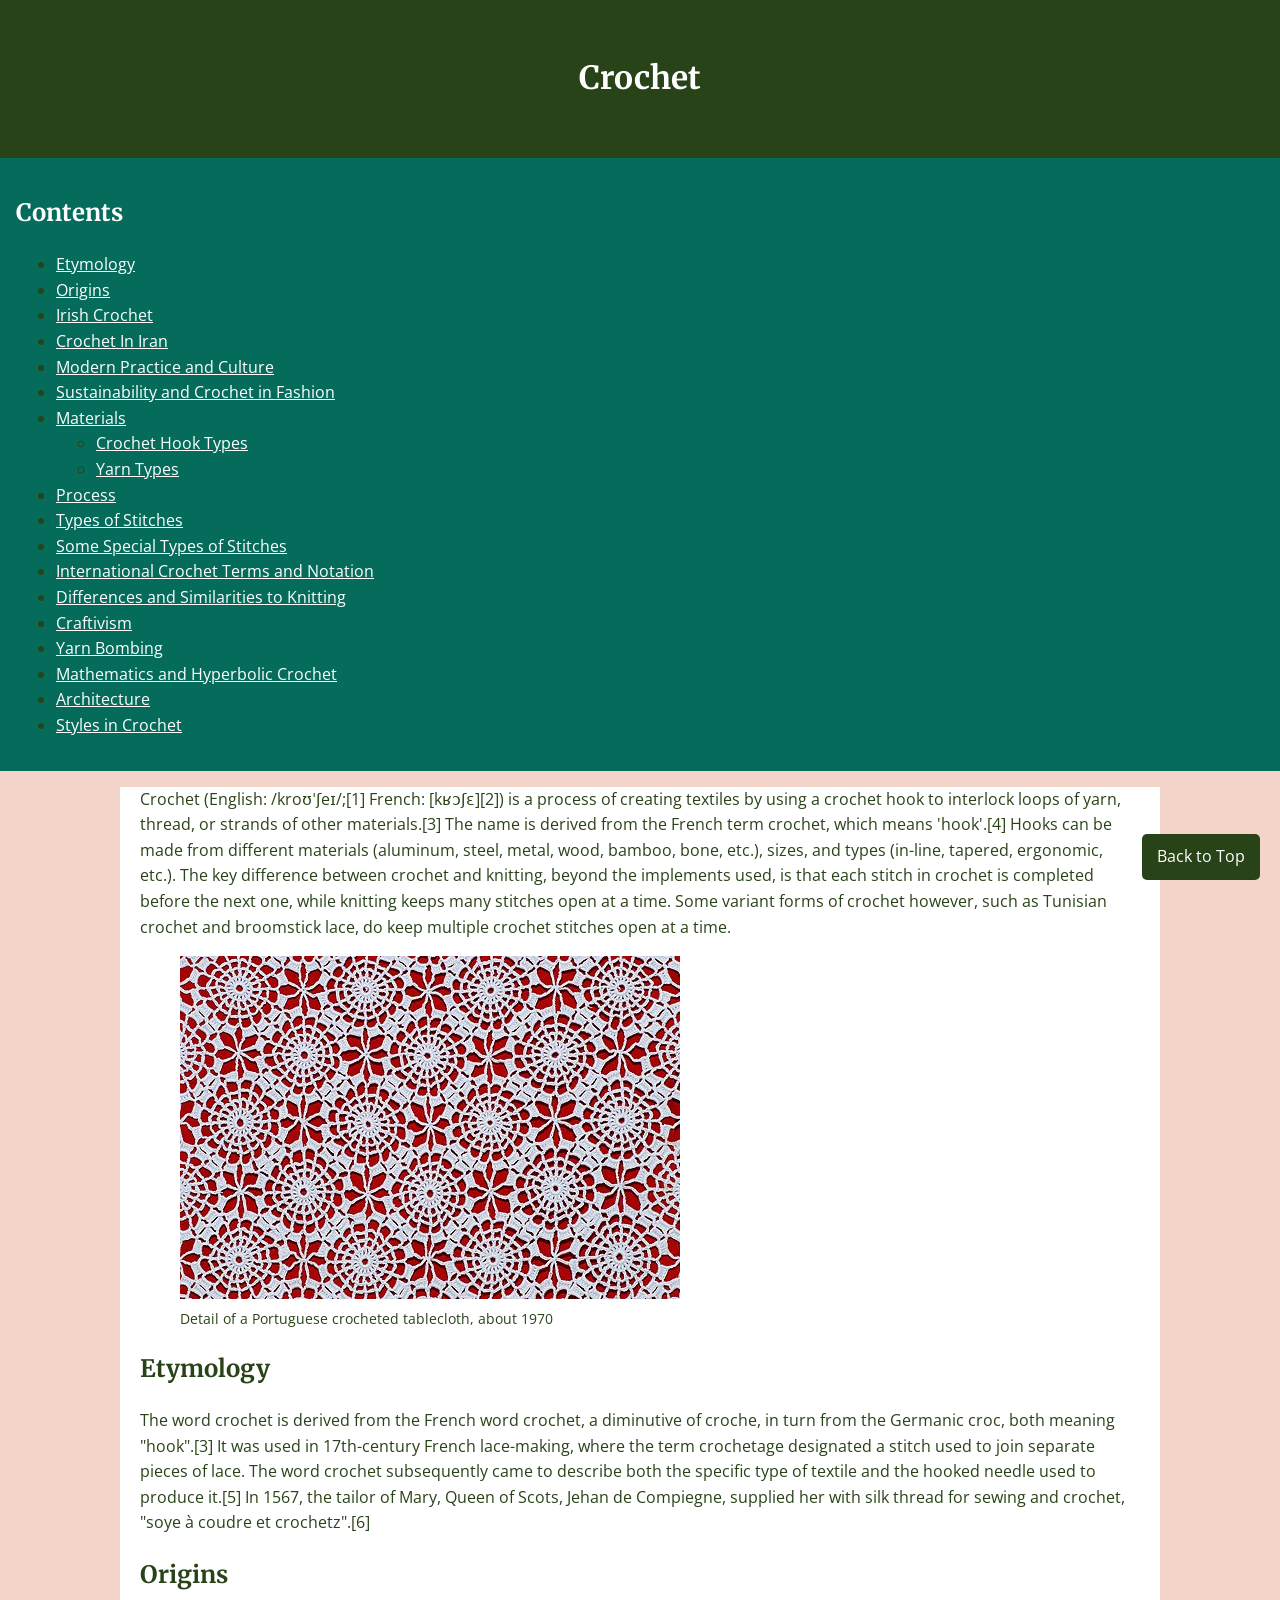
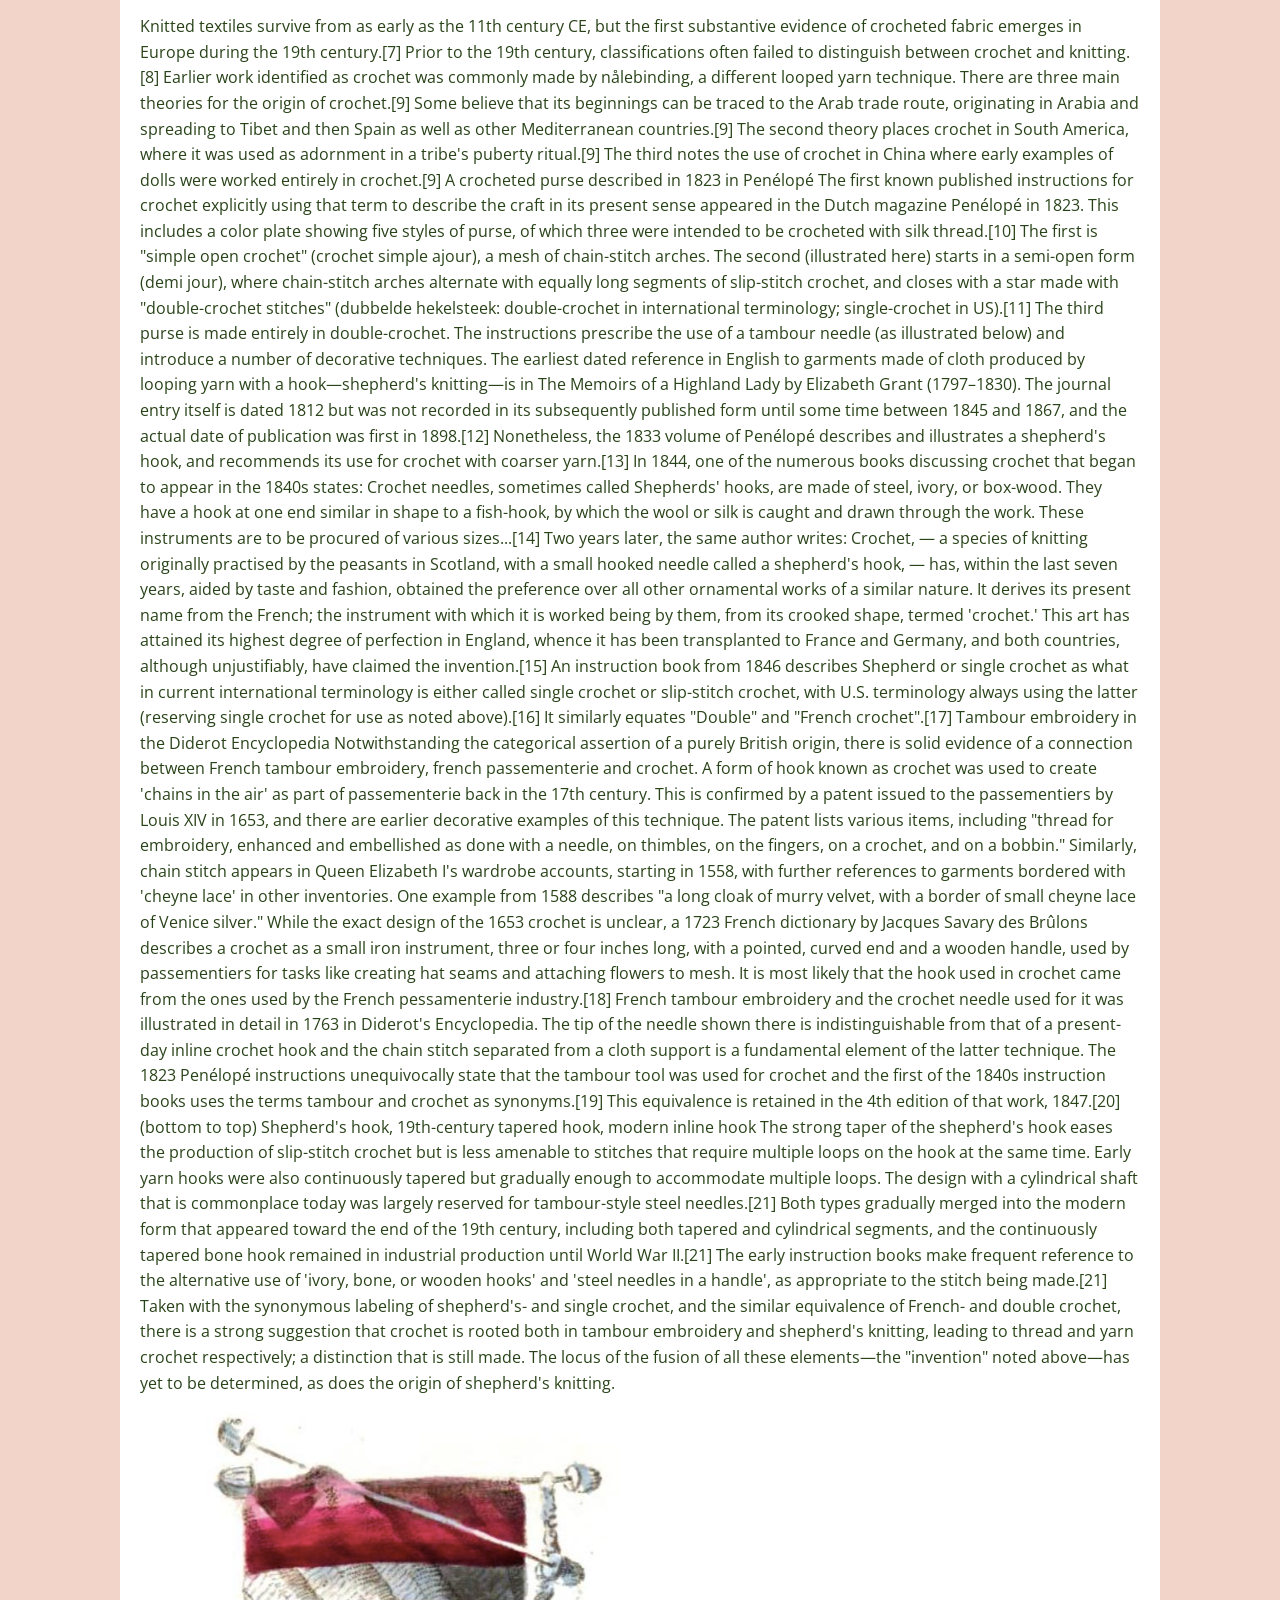
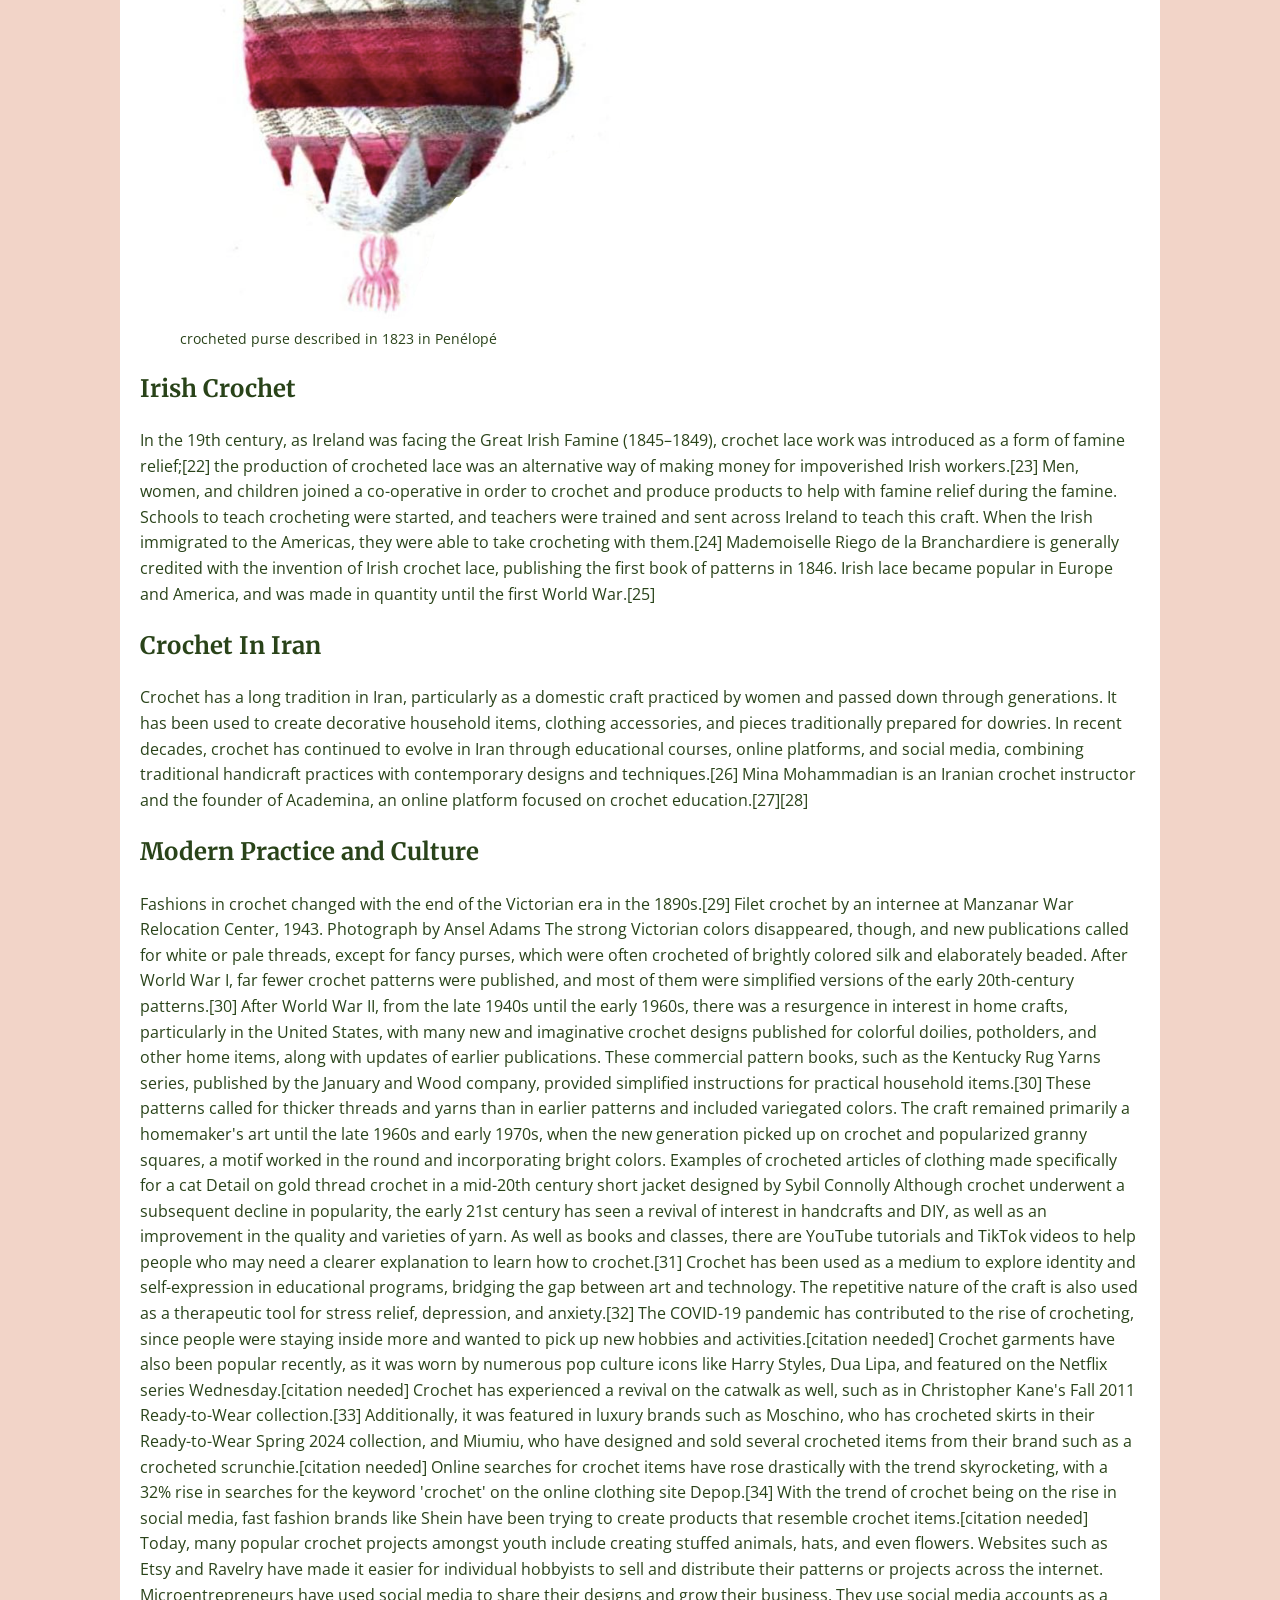
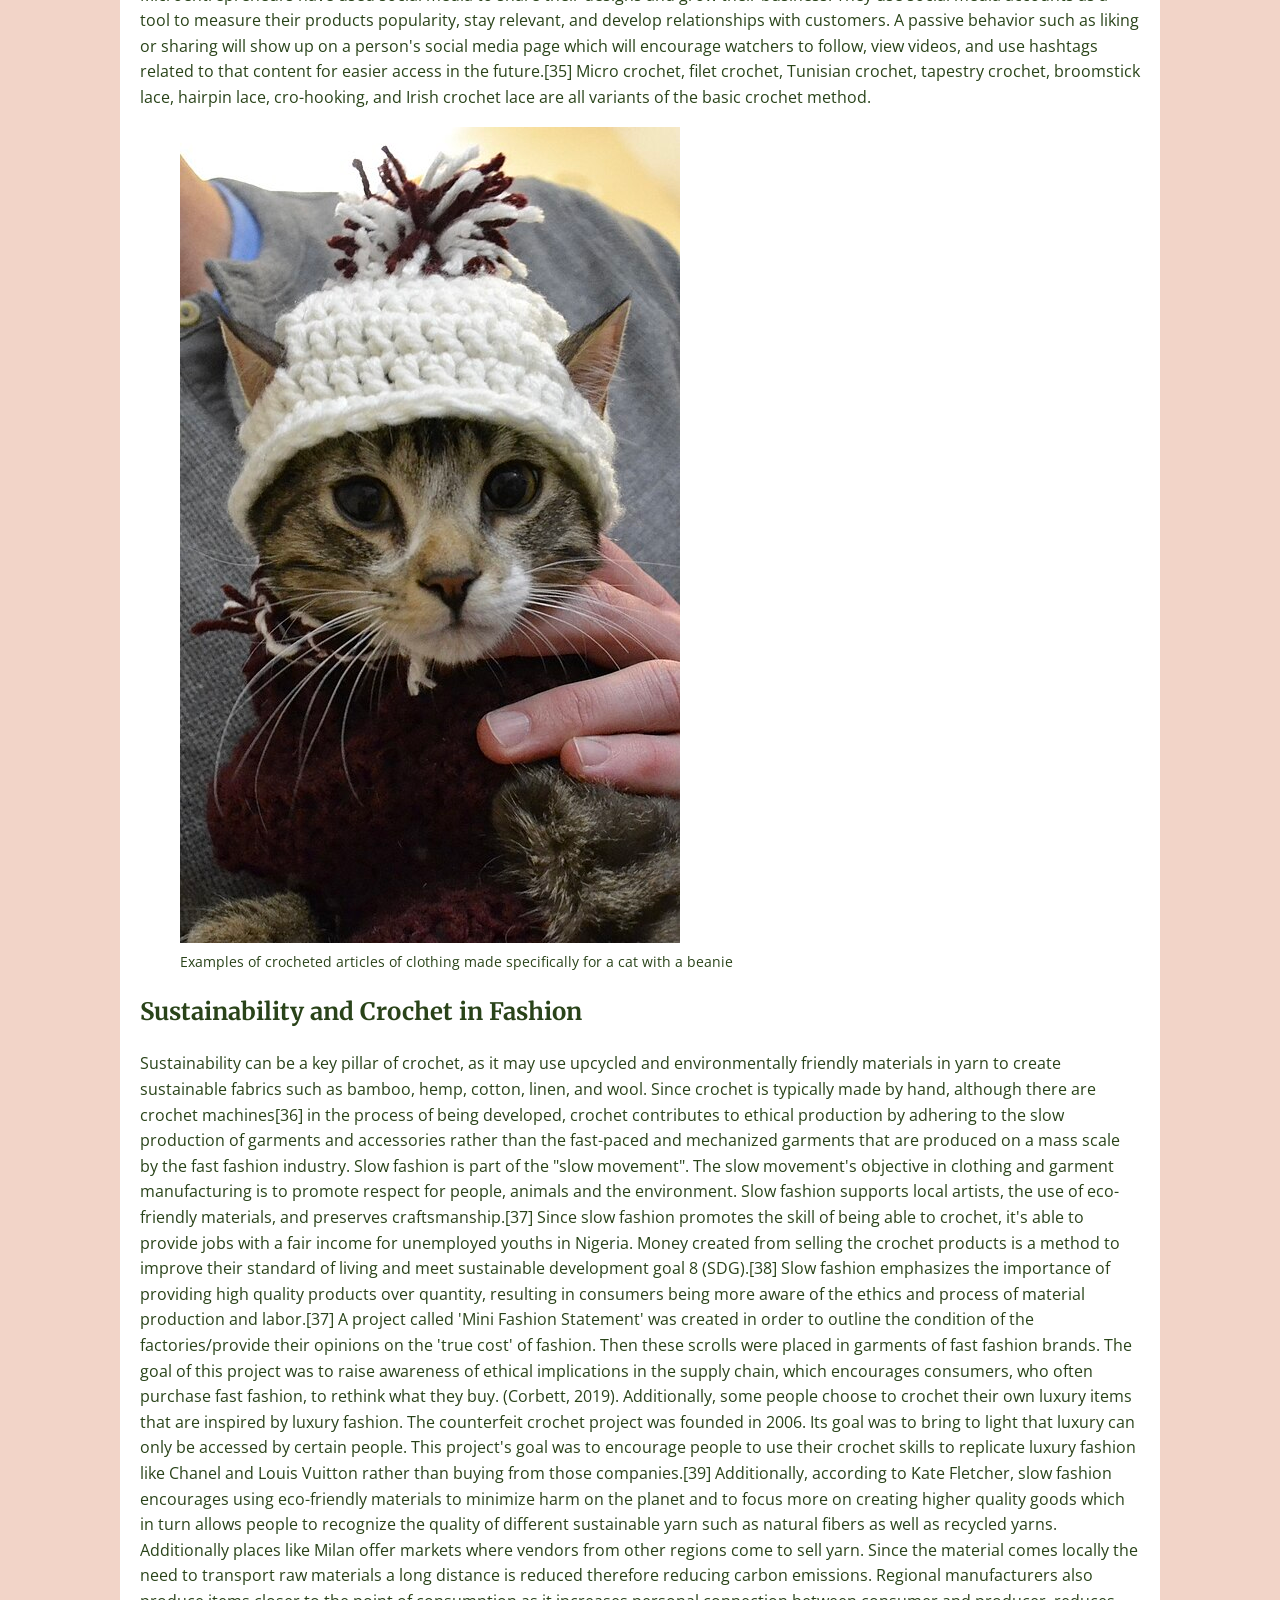
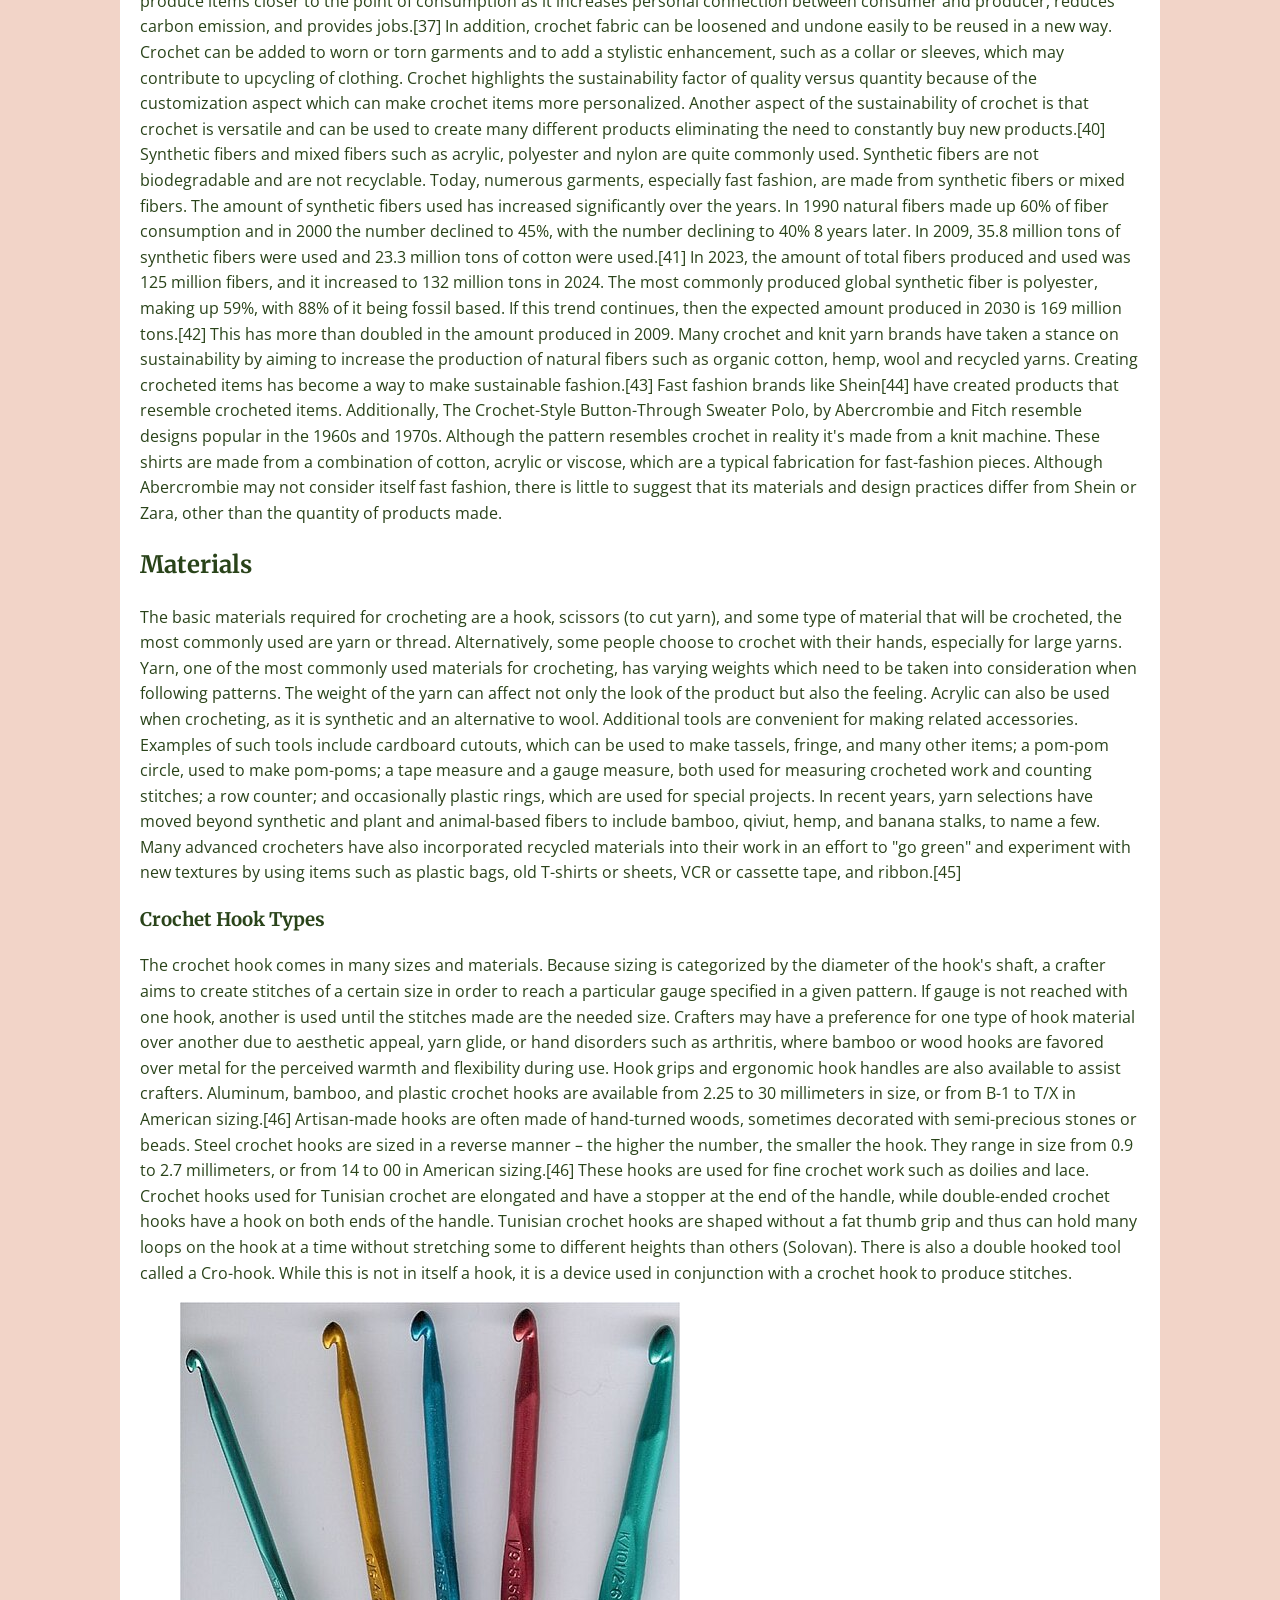
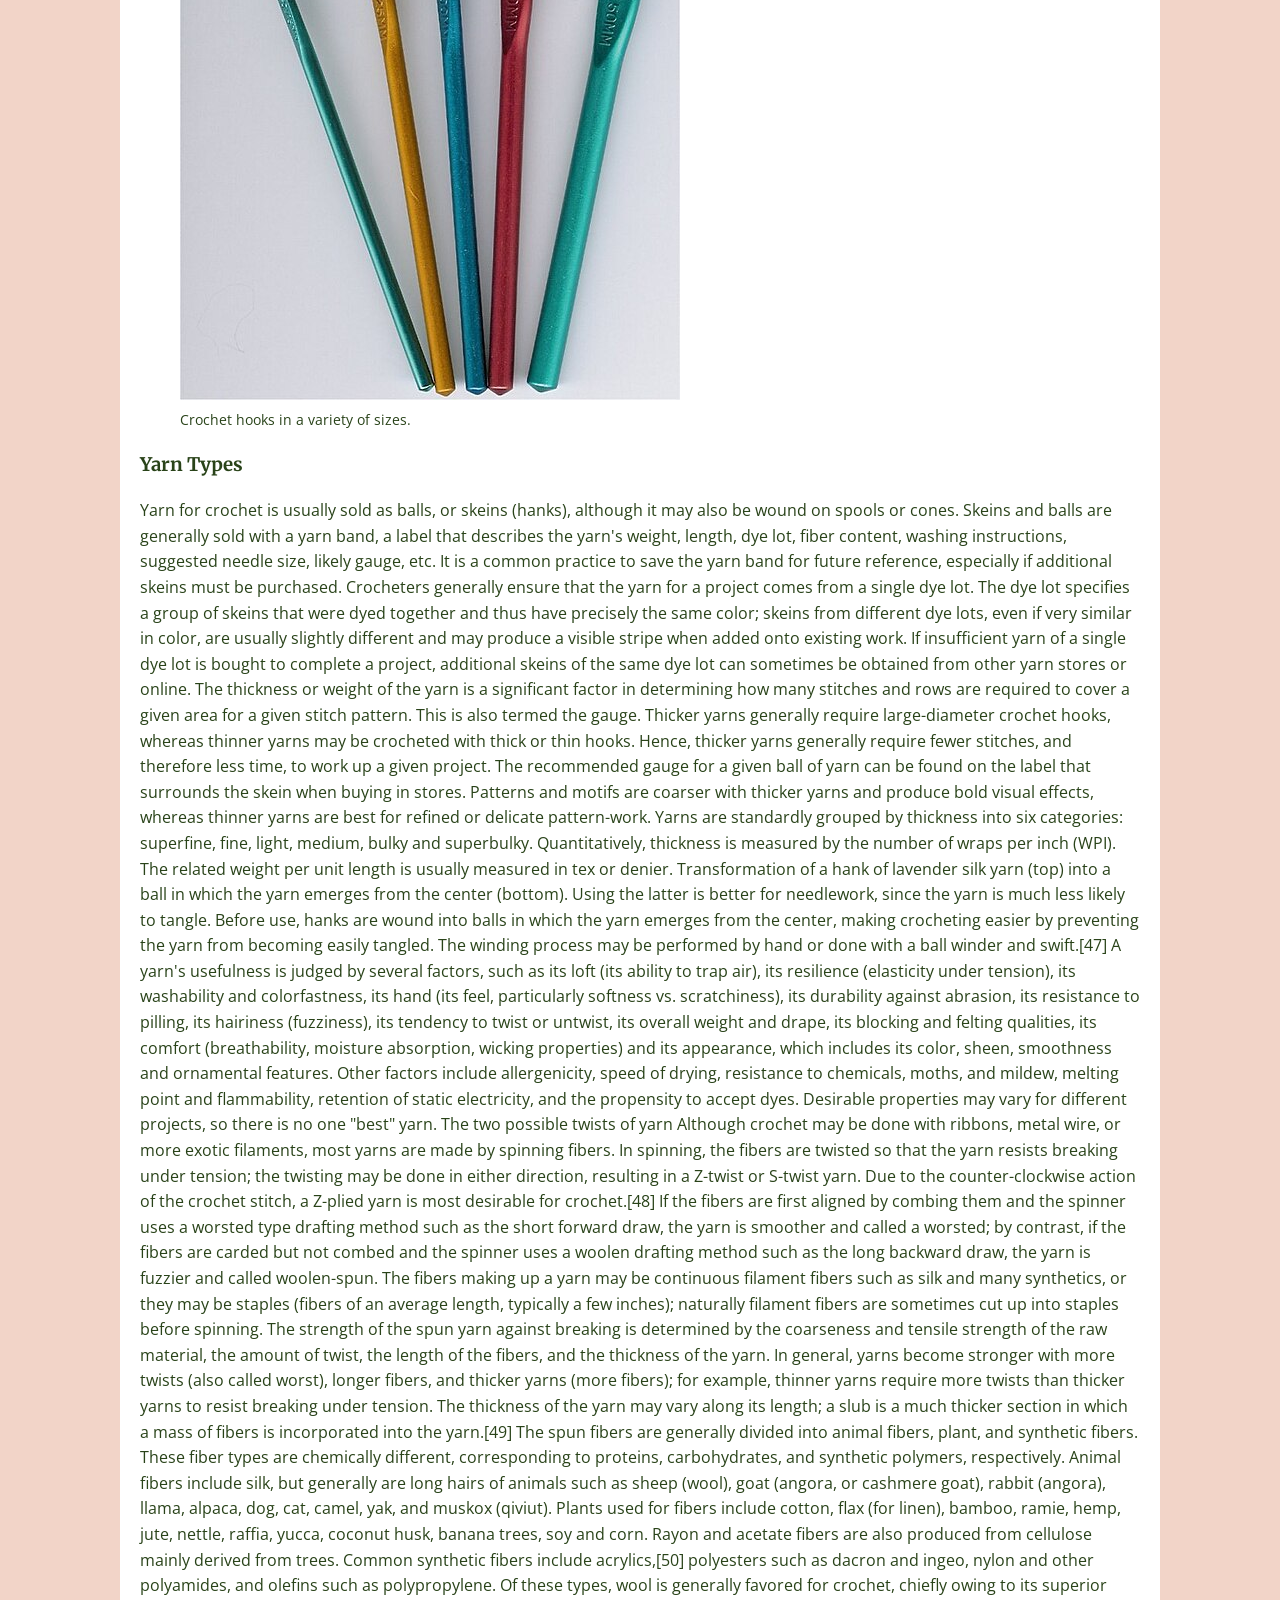
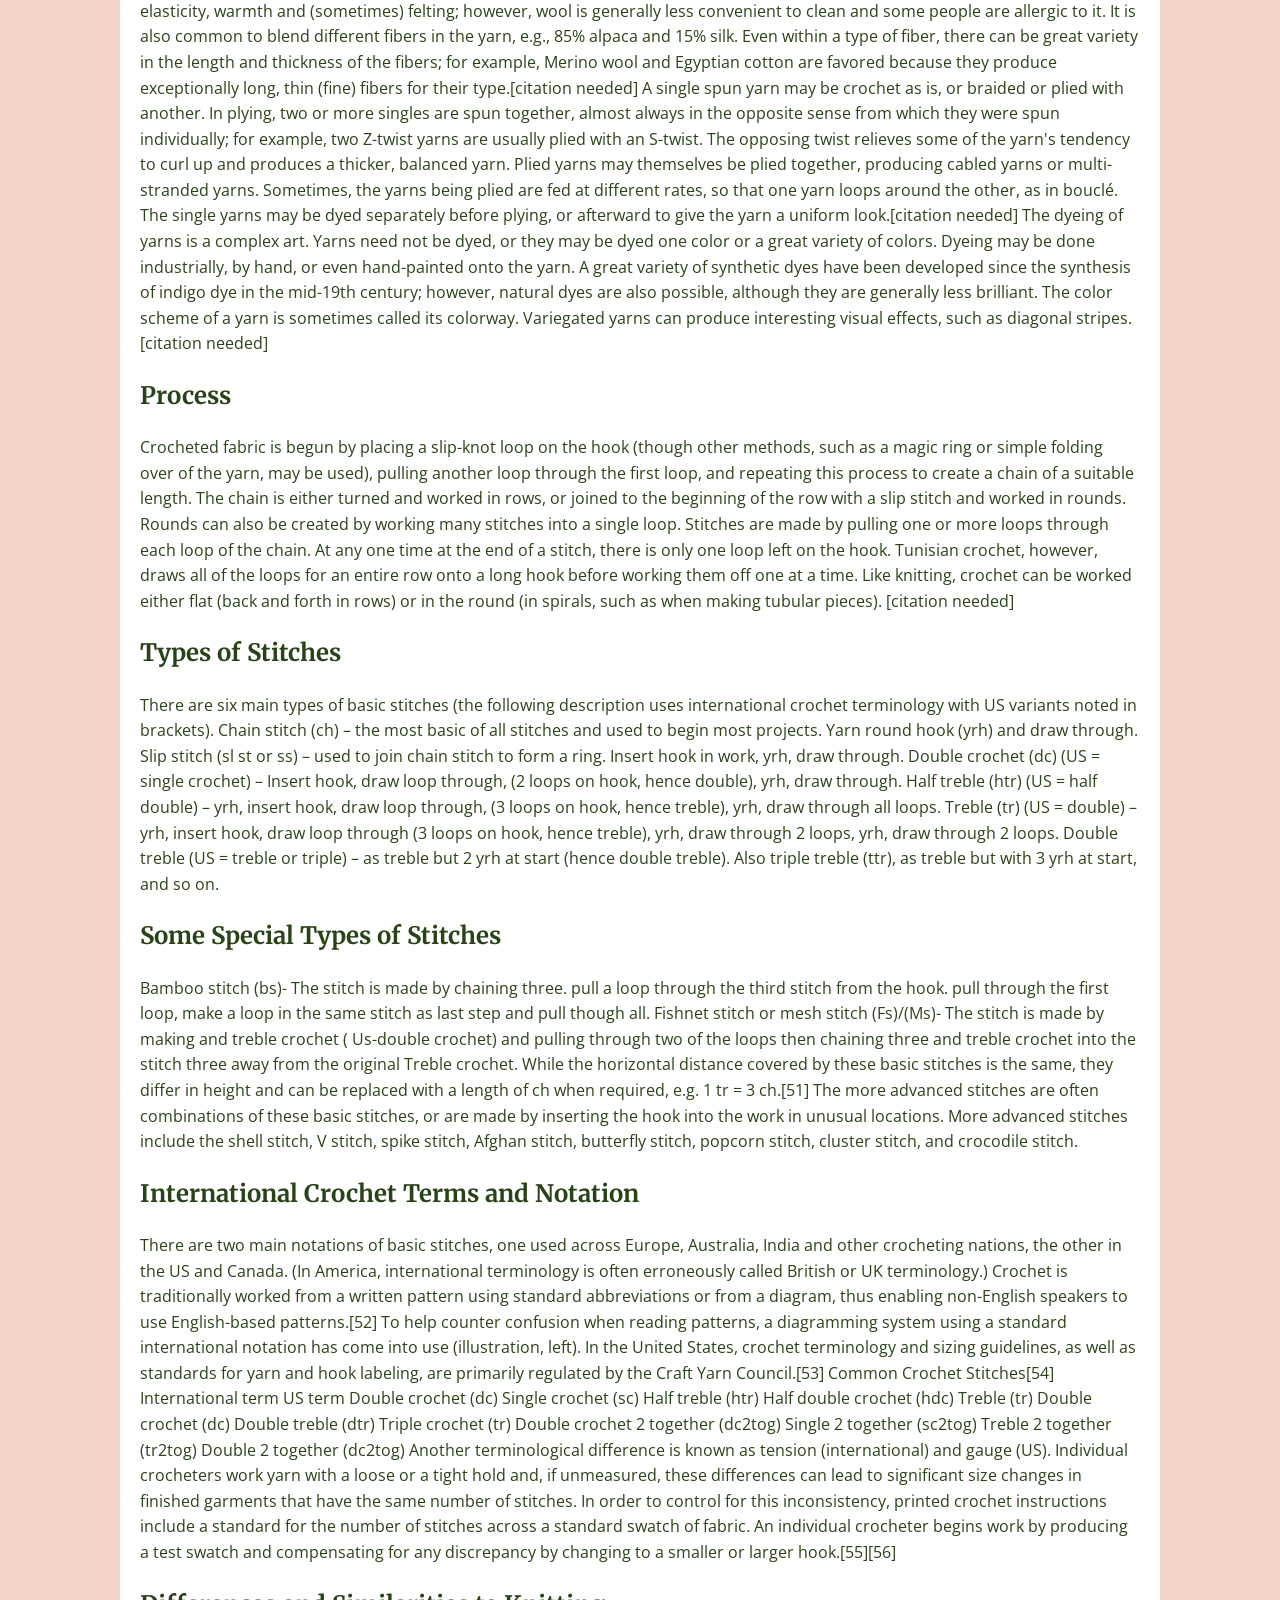
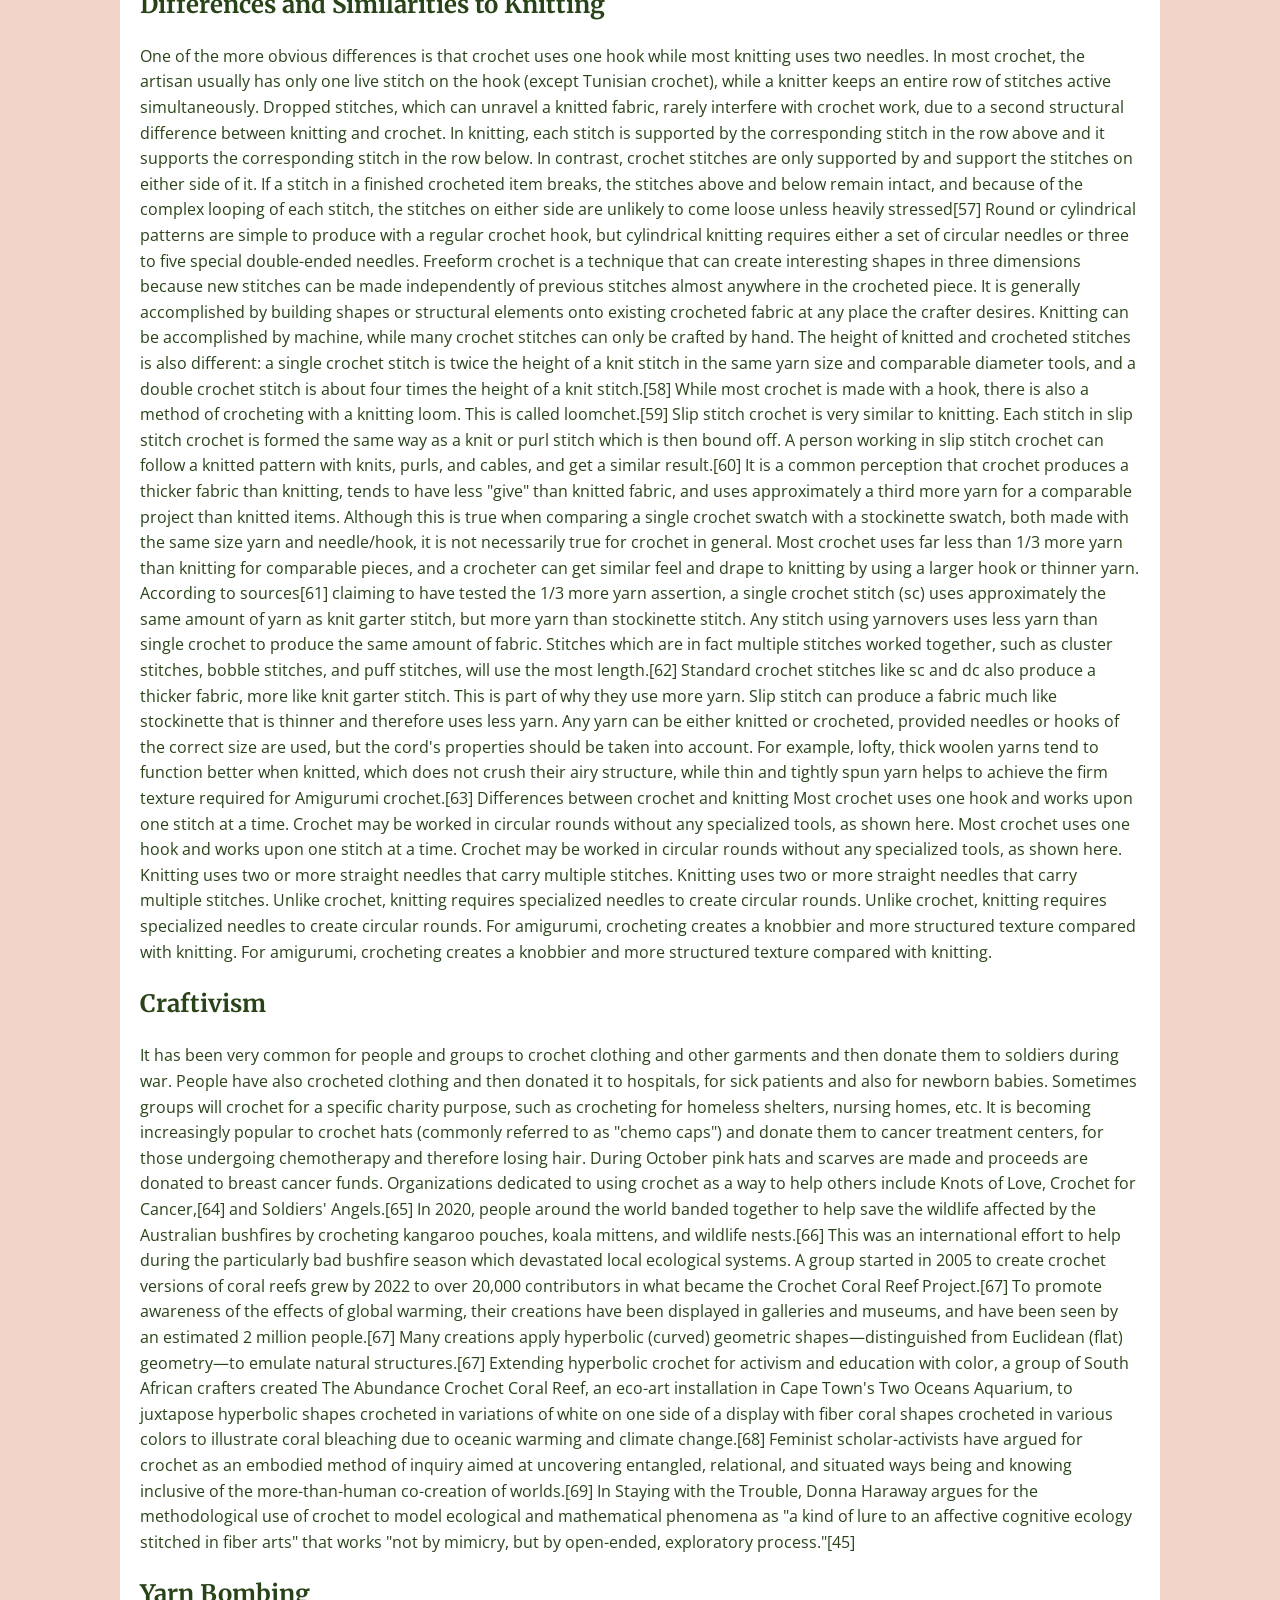
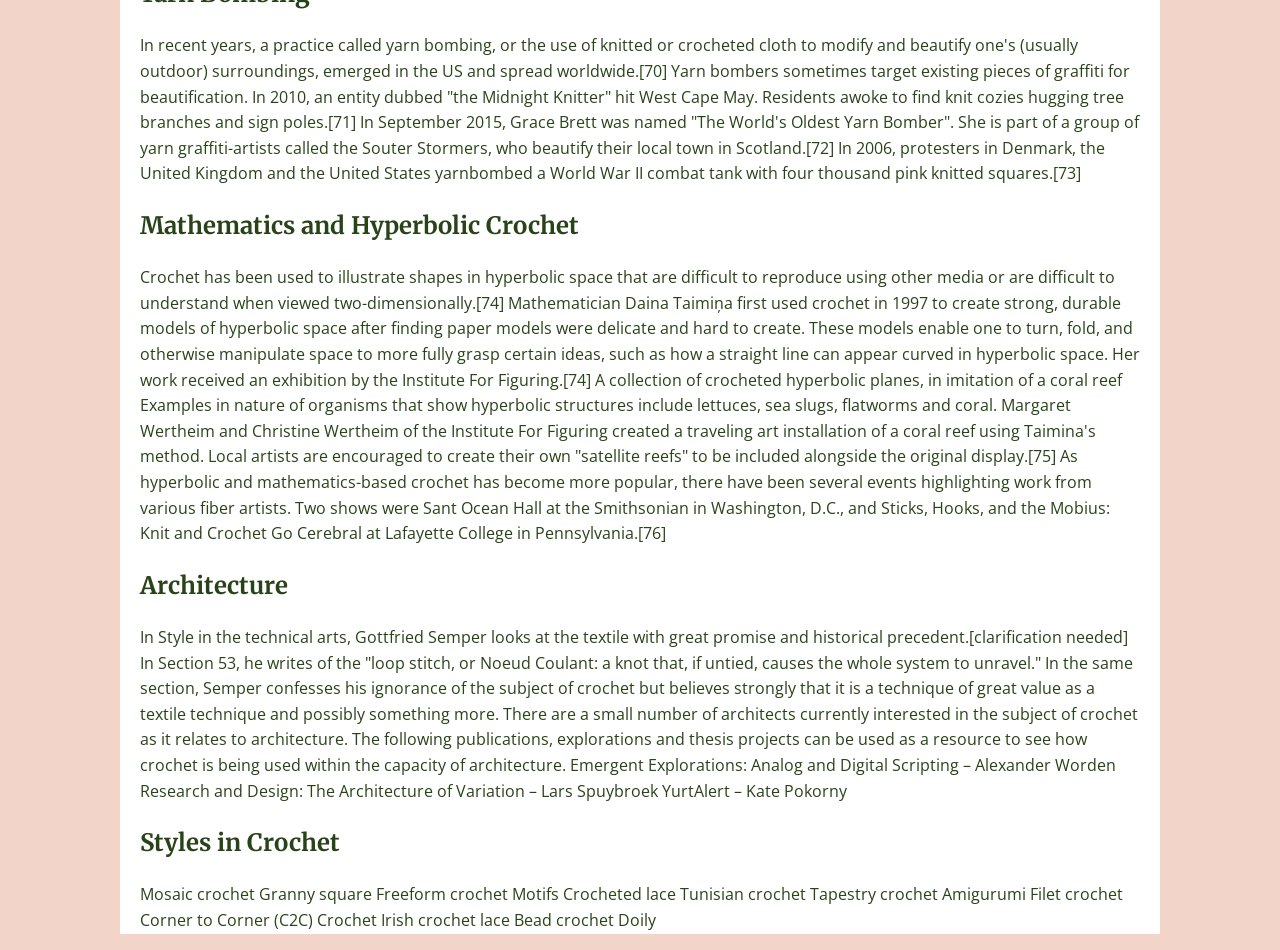
<file: 4b/crochet-wiki-pb.html>
<!DOCTYPE html>

<html lang="en">
<meta charset="UTF-8">
<meta name="viewport" content="width=device-width, initial-scale=1.0">

<!DOCTYPE html>

<html lang="en">

<head>
    <meta charset="UTF-8">
    <meta name="viewport" content="width=device-width, initial-scale=1.0">

    <link rel="preconnect" href="https://fonts.googleapis.com">
    <link rel="preconnect" href="https://fonts.gstatic.com" crossorigin>

    <link
        href="https://fonts.googleapis.com/css2?family=Merriweather:wght@400;700&family=Open+Sans:wght@400;600&display=swap"
        rel="stylesheet">

    <title>Crochet Wiki TP</title>

    <style>
        img {
            max-width: 100%;
            height: auto;
        }

        body {
            font-family: "Open Sans", sans-serif;
            font-size: 1rem;
            line-height: 1.6;
            margin: 0;
        }

        body {
            font-family: "Open Sans", sans-serif;
            font-size: 1rem;
            line-height: 1.6;
            margin: 0;

            background-color: #E6C9BE;
            color: #2A3166;
        }

        body {
            font-family: "Open Sans", sans-serif;
            font-size: 1rem;
            line-height: 1.6;
            margin: 0;
            background-color: #F2D4C8;
            color: #294319;
        }

        h1,
        h2,
        h3 {
            font-family: "Merriweather", serif;
        }

        header {
            background-color: #294319;
            color: white;
            padding: 2rem;
            text-align: center;
        }

        nav {
            background-color: #056C5C;
            /* color: #ffffff */
            padding: 1rem;
        }

        nav h2 {
            color: #ffffff
        }

        nav a {
            color: white;
        }

        .wrapper {
            max-width: 100ch;
            margin: 0 auto;
            padding: 2rem;
            background-color: white;
        }

        h2,
        h3 {
            color: #294319;
        }

        figcaption {
            color: #294319;
            font-size: 0.9rem;
        }

        .wrapper {
            max-width: 1000px;
            margin: 0 auto;
            padding: 0 20px;
        }

        .back-to-top {
            position: fixed;
            right: 20px;
            bottom: 20px;

            background-color: #294319;
            color: white;

            padding: 10px 15px;
            text-decoration: none;
            border-radius: 5px;

            font-family: "Open Sans", sans-serif;
        }

        /* Hide visually, but keep available to screen readers */
        .sr-only {
            border: 0;
            clip: rect(0, 0, 0, 0);
            height: 1px;
            margin: -1px;
            overflow: hidden;
            padding: 0;
            position: absolute;
            white-space: nowrap;
            width: 1px;
        }
    </style>


</head>

<body>

    <a class="sr-only" href="#main-content">
        Skip to main content
    </a>

    <header>
        <h1>Crochet</h1>
    </header>

    <nav>
        <h2>Contents</h2>
        <ul>
            <li><a href=#Etymology>Etymology</a></li>
            <li><a href=#Origins>Origins</a></li>
            <li><a href=#Irish-Crochet>Irish Crochet</a></li>
            <li><a href=#Crochet-Iran>Crochet In Iran</a></li>
            <li><a href=#Modern-Practice>Modern Practice and Culture</a></li>
            <li><a href=#Sustainability>Sustainability and Crochet in Fashion</a></li>
            <li>
                <a href=#Materials>Materials</a>
                <ul>
                    <li><a href=#Hook-Types>Crochet Hook Types</a></li>
                    <li><a href=#Yarn-Types>Yarn Types</a></li>
                </ul>
            </li>

            <li><a href=#Process>Process</a></li>
            <li><a href=#Types-Stitches>Types of Stitches</a></li>
            <li><a href=#Special-Stitches>Some Special Types of Stitches</a></li>
            <li><a href=#International-Terms>International Crochet Terms and Notation</a></li>
            <li><a href=#Differences-Similarities-Knitting>Differences and Similarities to Knitting</a></li>
            <li><a href=#Craftivism>Craftivism</a></li>
            <li><a href=#Yarn-Bombing>Yarn Bombing</a></li>
            <li><a href=#Math-in-Crochet>Mathematics and Hyperbolic Crochet</a></li>
            <li><a href=#Architecture>Architecture</a></li>
            <li><a href=#Styles-Crochet>Styles in Crochet</a></li>
            <!-- <li><a href =#Etymology>Etymology</a></li>
            <li><a href =#Etymology>Etymology</a></li>
            <li><a href =#Etymology>Etymology</a></li>
            <li><a href =#Etymology>Etymology</a></li>
            <li><a href =#Etymology>Etymology</a></li> -->

        </ul>
    </nav>


    <main id="main-content">
        <div class="wrapper">
            <article aria-labelledby="Crochet Article">
                <h2 class="sr-only">Crochet Article</h2>
                <p>
                    Crochet (English: /kroʊˈʃeɪ/;[1] French: [kʁɔʃɛ][2]) is a process of creating textiles by using a
                    crochet hook to interlock loops of yarn, thread, or strands of other materials.[3] The name is
                    derived
                    from the French term crochet, which means 'hook'.[4] Hooks can be made from different materials
                    (aluminum, steel, metal, wood, bamboo, bone, etc.), sizes, and types (in-line, tapered, ergonomic,
                    etc.). The key difference between crochet and knitting, beyond the implements used, is that each
                    stitch
                    in crochet is completed before the next one, while knitting keeps many stitches open at a time. Some
                    variant forms of crochet however, such as Tunisian crochet and broomstick lace, do keep multiple
                    crochet
                    stitches open at a time.
                </p>
                <figure>
                    <img src="images\crochetTableCloth.jpg"
                        alt="Detail of a Portuguese crocheted tablecloth, about 1970">

                    <figcaption>
                        Detail of a Portuguese crocheted tablecloth, about 1970
                    </figcaption>
                </figure>

                <section id="Etymology">
                    <h2>Etymology</h2>
                    <p>The word crochet is derived from the French word crochet, a diminutive of croche, in turn from
                        the
                        Germanic croc, both meaning "hook".[3] It was used in 17th-century French lace-making, where the
                        term crochetage designated a stitch used to join separate pieces of lace. The word crochet
                        subsequently came to describe both the specific type of textile and the hooked needle used to
                        produce it.[5]

                        In 1567, the tailor of Mary, Queen of Scots, Jehan de Compiegne, supplied her with silk thread
                        for
                        sewing and crochet, "soye à coudre et crochetz".[6]</p>
                </section>

                <section id="Origins">
                    <h2>Origins</h2>
                    <p>Knitted textiles survive from as early as the 11th century CE, but the first substantive evidence
                        of
                        crocheted fabric emerges in Europe during the 19th century.[7] Prior to the 19th century,
                        classifications often failed to distinguish between crochet and knitting.[8] Earlier work
                        identified
                        as crochet was commonly made by nålebinding, a different looped yarn technique. There are three
                        main
                        theories for the origin of crochet.[9] Some believe that its beginnings can be traced to the
                        Arab
                        trade route, originating in Arabia and spreading to Tibet and then Spain as well as other
                        Mediterranean countries.[9] The second theory places crochet in South America, where it was used
                        as
                        adornment in a tribe's puberty ritual.[9] The third notes the use of crochet in China where
                        early
                        examples of dolls were worked entirely in crochet.[9]


                        A crocheted purse described in 1823 in Penélopé
                        The first known published instructions for crochet explicitly using that term to describe the
                        craft
                        in its present sense appeared in the Dutch magazine Penélopé in 1823. This includes a color
                        plate
                        showing five styles of purse, of which three were intended to be crocheted with silk thread.[10]
                        The
                        first is "simple open crochet" (crochet simple ajour), a mesh of chain-stitch arches. The second
                        (illustrated here) starts in a semi-open form (demi jour), where chain-stitch arches alternate
                        with
                        equally long segments of slip-stitch crochet, and closes with a star made with "double-crochet
                        stitches" (dubbelde hekelsteek: double-crochet in international terminology; single-crochet in
                        US).[11] The third purse is made entirely in double-crochet. The instructions prescribe the use
                        of a
                        tambour needle (as illustrated below) and introduce a number of decorative techniques.

                        The earliest dated reference in English to garments made of cloth produced by looping yarn with
                        a
                        hook—shepherd's knitting—is in The Memoirs of a Highland Lady by Elizabeth Grant (1797–1830).
                        The
                        journal entry itself is dated 1812 but was not recorded in its subsequently published form until
                        some time between 1845 and 1867, and the actual date of publication was first in 1898.[12]
                        Nonetheless, the 1833 volume of Penélopé describes and illustrates a shepherd's hook, and
                        recommends
                        its use for crochet with coarser yarn.[13]

                        In 1844, one of the numerous books discussing crochet that began to appear in the 1840s states:

                        Crochet needles, sometimes called Shepherds' hooks, are made of steel, ivory, or box-wood. They
                        have
                        a hook at one end similar in shape to a fish-hook, by which the wool or silk is caught and drawn
                        through the work. These instruments are to be procured of various sizes...[14]

                        Two years later, the same author writes:

                        Crochet, — a species of knitting originally practised by the peasants in Scotland, with a small
                        hooked needle called a shepherd's hook, — has, within the last seven years, aided by taste and
                        fashion, obtained the preference over all other ornamental works of a similar nature. It derives
                        its
                        present name from the French; the instrument with which it is worked being by them, from its
                        crooked
                        shape, termed 'crochet.' This art has attained its highest degree of perfection in England,
                        whence
                        it has been transplanted to France and Germany, and both countries, although unjustifiably, have
                        claimed the invention.[15]

                        An instruction book from 1846 describes Shepherd or single crochet as what in current
                        international
                        terminology is either called single crochet or slip-stitch crochet, with U.S. terminology always
                        using the latter (reserving single crochet for use as noted above).[16] It similarly equates
                        "Double" and "French crochet".[17]


                        Tambour embroidery in the Diderot Encyclopedia
                        Notwithstanding the categorical assertion of a purely British origin, there is solid evidence of
                        a
                        connection between French tambour embroidery, french passementerie and crochet. A form of hook
                        known
                        as crochet was used to create 'chains in the air' as part of passementerie back in the 17th
                        century.
                        This is confirmed by a patent issued to the passementiers by Louis XIV in 1653, and there are
                        earlier decorative examples of this technique. The patent lists various items, including "thread
                        for
                        embroidery, enhanced and embellished as done with a needle, on thimbles, on the fingers, on a
                        crochet, and on a bobbin." Similarly, chain stitch appears in Queen Elizabeth I's wardrobe
                        accounts,
                        starting in 1558, with further references to garments bordered with 'cheyne lace' in other
                        inventories. One example from 1588 describes "a long cloak of murry velvet, with a border of
                        small
                        cheyne lace of Venice silver." While the exact design of the 1653 crochet is unclear, a 1723
                        French
                        dictionary by Jacques Savary des Brûlons describes a crochet as a small iron instrument, three
                        or
                        four inches long, with a pointed, curved end and a wooden handle, used by passementiers for
                        tasks
                        like creating hat seams and attaching flowers to mesh. It is most likely that the hook used in
                        crochet came from the ones used by the French pessamenterie industry.[18] French tambour
                        embroidery
                        and the crochet needle used for it was illustrated in detail in 1763 in Diderot's Encyclopedia.
                        The
                        tip of the needle shown there is indistinguishable from that of a present-day inline crochet
                        hook
                        and the chain stitch separated from a cloth support is a fundamental element of the latter
                        technique. The 1823 Penélopé instructions unequivocally state that the tambour tool was used for
                        crochet and the first of the 1840s instruction books uses the terms tambour and crochet as
                        synonyms.[19] This equivalence is retained in the 4th edition of that work, 1847.[20]


                        (bottom to top) Shepherd's hook, 19th-century tapered hook, modern inline hook
                        The strong taper of the shepherd's hook eases the production of slip-stitch crochet but is less
                        amenable to stitches that require multiple loops on the hook at the same time. Early yarn hooks
                        were
                        also continuously tapered but gradually enough to accommodate multiple loops. The design with a
                        cylindrical shaft that is commonplace today was largely reserved for tambour-style steel
                        needles.[21] Both types gradually merged into the modern form that appeared toward the end of
                        the
                        19th century, including both tapered and cylindrical segments, and the continuously tapered bone
                        hook remained in industrial production until World War II.[21]

                        The early instruction books make frequent reference to the alternative use of 'ivory, bone, or
                        wooden hooks' and 'steel needles in a handle', as appropriate to the stitch being made.[21]
                        Taken
                        with the synonymous labeling of shepherd's- and single crochet, and the similar equivalence of
                        French- and double crochet, there is a strong suggestion that crochet is rooted both in tambour
                        embroidery and shepherd's knitting, leading to thread and yarn crochet respectively; a
                        distinction
                        that is still made. The locus of the fusion of all these elements—the "invention" noted
                        above—has
                        yet to be determined, as does the origin of shepherd's knitting.</p>



                    <figure>
                        <img src="images\crochetedPurse.png" alt="crocheted purse described in 1823 in Penélopé">

                        <figcaption>
                            crocheted purse described in 1823 in Penélopé
                        </figcaption>
                    </figure>

                </section>

                <section id="Irish-Crochet">
                    <h2>Irish Crochet</h2>
                    <p>In the 19th century, as Ireland was facing the Great Irish Famine (1845–1849), crochet lace work
                        was
                        introduced as a form of famine relief;[22] the production of crocheted lace was an alternative
                        way
                        of making money for impoverished Irish workers.[23] Men, women, and children joined a
                        co-operative
                        in order to crochet and produce products to help with famine relief during the famine. Schools
                        to
                        teach crocheting were started, and teachers were trained and sent across Ireland to teach this
                        craft. When the Irish immigrated to the Americas, they were able to take crocheting with
                        them.[24]
                        Mademoiselle Riego de la Branchardiere is generally credited with the invention of Irish crochet
                        lace, publishing the first book of patterns in 1846. Irish lace became popular in Europe and
                        America, and was made in quantity until the first World War.[25]</p>
                </section>

                <section id="Crochet-Iran">
                    <h2>Crochet In Iran</h2>
                    <p>Crochet has a long tradition in Iran, particularly as a domestic craft practiced by women and
                        passed
                        down through generations. It has been used to create decorative household items, clothing
                        accessories, and pieces traditionally prepared for dowries. In recent decades, crochet has
                        continued
                        to evolve in Iran through educational courses, online platforms, and social media, combining
                        traditional handicraft practices with contemporary designs and techniques.[26] Mina Mohammadian
                        is
                        an Iranian crochet instructor and the founder of Academina, an online platform focused on
                        crochet
                        education.[27][28]</p>
                </section>

                <section id="Modern-Practice">
                    <h2>Modern Practice and Culture</h2>
                    <p>Fashions in crochet changed with the end of the Victorian era in the 1890s.[29]


                        Filet crochet by an internee at Manzanar War Relocation Center, 1943. Photograph by Ansel Adams
                        The strong Victorian colors disappeared, though, and new publications called for white or pale
                        threads, except for fancy purses, which were often crocheted of brightly colored silk and
                        elaborately beaded. After World War I, far fewer crochet patterns were published, and most of
                        them
                        were simplified versions of the early 20th-century patterns.[30] After World War II, from the
                        late
                        1940s until the early 1960s, there was a resurgence in interest in home crafts, particularly in
                        the
                        United States, with many new and imaginative crochet designs published for colorful doilies,
                        potholders, and other home items, along with updates of earlier publications. These commercial
                        pattern books, such as the Kentucky Rug Yarns series, published by the January and Wood company,
                        provided simplified instructions for practical household items.[30] These patterns called for
                        thicker threads and yarns than in earlier patterns and included variegated colors. The craft
                        remained primarily a homemaker's art until the late 1960s and early 1970s, when the new
                        generation
                        picked up on crochet and popularized granny squares, a motif worked in the round and
                        incorporating
                        bright colors.


                        Examples of crocheted articles of clothing made specifically for a cat

                        Detail on gold thread crochet in a mid-20th century short jacket designed by Sybil Connolly
                        Although crochet underwent a subsequent decline in popularity, the early 21st century has seen a
                        revival of interest in handcrafts and DIY, as well as an improvement in the quality and
                        varieties of
                        yarn. As well as books and classes, there are YouTube tutorials and TikTok videos to help people
                        who
                        may need a clearer explanation to learn how to crochet.[31] Crochet has been used as a medium to
                        explore identity and self-expression in educational programs, bridging the gap between art and
                        technology. The repetitive nature of the craft is also used as a therapeutic tool for stress
                        relief,
                        depression, and anxiety.[32]

                        The COVID-19 pandemic has contributed to the rise of crocheting, since people were staying
                        inside
                        more and wanted to pick up new hobbies and activities.[citation needed] Crochet garments have
                        also
                        been popular recently, as it was worn by numerous pop culture icons like Harry Styles, Dua Lipa,
                        and
                        featured on the Netflix series Wednesday.[citation needed] Crochet has experienced a revival on
                        the
                        catwalk as well, such as in Christopher Kane's Fall 2011 Ready-to-Wear collection.[33]
                        Additionally,
                        it was featured in luxury brands such as Moschino, who has crocheted skirts in their
                        Ready-to-Wear
                        Spring 2024 collection, and Miumiu, who have designed and sold several crocheted items from
                        their
                        brand such as a crocheted scrunchie.[citation needed] Online searches for crochet items have
                        rose
                        drastically with the trend skyrocketing, with a 32% rise in searches for the keyword 'crochet'
                        on
                        the online clothing site Depop.[34] With the trend of crochet being on the rise in social media,
                        fast fashion brands like Shein have been trying to create products that resemble crochet
                        items.[citation needed]

                        Today, many popular crochet projects amongst youth include creating stuffed animals, hats, and
                        even
                        flowers. Websites such as Etsy and Ravelry have made it easier for individual hobbyists to sell
                        and
                        distribute their patterns or projects across the internet. Microentrepreneurs have used social
                        media
                        to share their designs and grow their business. They use social media accounts as a tool to
                        measure
                        their products popularity, stay relevant, and develop relationships with customers. A passive
                        behavior such as liking or sharing will show up on a person's social media page which will
                        encourage
                        watchers to follow, view videos, and use hashtags related to that content for easier access in
                        the
                        future.[35]

                        Micro crochet, filet crochet, Tunisian crochet, tapestry crochet, broomstick lace, hairpin lace,
                        cro-hooking, and Irish crochet lace are all variants of the basic crochet method.</p>

                    <figure>
                        <img src="images\catWithCrochetBeanie.jpg"
                            alt="Examples of crocheted articles of clothing made specifically for a cat">

                        <figcaption>
                            Examples of crocheted articles of clothing made specifically for a cat with a beanie
                        </figcaption>
                    </figure>

                </section>

                <section id="Sustainability">
                    <h2>Sustainability and Crochet in Fashion</h2>
                    <p>Sustainability can be a key pillar of crochet, as it may use upcycled and environmentally
                        friendly
                        materials in yarn to create sustainable fabrics such as bamboo, hemp, cotton, linen, and wool.
                        Since
                        crochet is typically made by hand, although there are crochet machines[36] in the process of
                        being
                        developed, crochet contributes to ethical production by adhering to the slow production of
                        garments
                        and accessories rather than the fast-paced and mechanized garments that are produced on a mass
                        scale
                        by the fast fashion industry.

                        Slow fashion is part of the "slow movement". The slow movement's objective in clothing and
                        garment
                        manufacturing is to promote respect for people, animals and the environment. Slow fashion
                        supports
                        local artists, the use of eco-friendly materials, and preserves craftsmanship.[37] Since slow
                        fashion promotes the skill of being able to crochet, it's able to provide jobs with a fair
                        income
                        for unemployed youths in Nigeria. Money created from selling the crochet products is a method to
                        improve their standard of living and meet sustainable development goal 8 (SDG).[38]

                        Slow fashion emphasizes the importance of providing high quality products over quantity,
                        resulting
                        in consumers being more aware of the ethics and process of material production and labor.[37] A
                        project called 'Mini Fashion Statement' was created in order to outline the condition of the
                        factories/provide their opinions on the 'true cost' of fashion. Then these scrolls were placed
                        in
                        garments of fast fashion brands. The goal of this project was to raise awareness of ethical
                        implications in the supply chain, which encourages consumers, who often purchase fast fashion,
                        to
                        rethink what they buy. (Corbett, 2019). Additionally, some people choose to crochet their own
                        luxury
                        items that are inspired by luxury fashion. The counterfeit crochet project was founded in 2006.
                        Its
                        goal was to bring to light that luxury can only be accessed by certain people. This project's
                        goal
                        was to encourage people to use their crochet skills to replicate luxury fashion like Chanel and
                        Louis Vuitton rather than buying from those companies.[39] Additionally, according to Kate
                        Fletcher,
                        slow fashion encourages using eco-friendly materials to minimize harm on the planet and to focus
                        more on creating higher quality goods which in turn allows people to recognize the quality of
                        different sustainable yarn such as natural fibers as well as recycled yarns. Additionally places
                        like Milan offer markets where vendors from other regions come to sell yarn. Since the material
                        comes locally the need to transport raw materials a long distance is reduced therefore reducing
                        carbon emissions. Regional manufacturers also produce items closer to the point of consumption
                        as it
                        increases personal connection between consumer and producer, reduces carbon emission, and
                        provides
                        jobs.[37]

                        In addition, crochet fabric can be loosened and undone easily to be reused in a new way. Crochet
                        can
                        be added to worn or torn garments and to add a stylistic enhancement, such as a collar or
                        sleeves,
                        which may contribute to upcycling of clothing. Crochet highlights the sustainability factor of
                        quality versus quantity because of the customization aspect which can make crochet items more
                        personalized. Another aspect of the sustainability of crochet is that crochet is versatile and
                        can
                        be used to create many different products eliminating the need to constantly buy new
                        products.[40]

                        Synthetic fibers and mixed fibers such as acrylic, polyester and nylon are quite commonly used.
                        Synthetic fibers are not biodegradable and are not recyclable. Today, numerous garments,
                        especially
                        fast fashion, are made from synthetic fibers or mixed fibers. The amount of synthetic fibers
                        used
                        has increased significantly over the years. In 1990 natural fibers made up 60% of fiber
                        consumption
                        and in 2000 the number declined to 45%, with the number declining to 40% 8 years later. In 2009,
                        35.8 million tons of synthetic fibers were used and 23.3 million tons of cotton were used.[41]
                        In
                        2023, the amount of total fibers produced and used was 125 million fibers, and it increased to
                        132
                        million tons in 2024. The most commonly produced global synthetic fiber is polyester, making up
                        59%,
                        with 88% of it being fossil based. If this trend continues, then the expected amount produced in
                        2030 is 169 million tons.[42] This has more than doubled in the amount produced in 2009.

                        Many crochet and knit yarn brands have taken a stance on sustainability by aiming to increase
                        the
                        production of natural fibers such as organic cotton, hemp, wool and recycled yarns.

                        Creating crocheted items has become a way to make sustainable fashion.[43] Fast fashion brands
                        like
                        Shein[44] have created products that resemble crocheted items. Additionally, The Crochet-Style
                        Button-Through Sweater Polo, by Abercrombie and Fitch resemble designs popular in the 1960s and
                        1970s. Although the pattern resembles crochet in reality it's made from a knit machine. These
                        shirts
                        are made from a combination of cotton, acrylic or viscose, which are a typical fabrication for
                        fast-fashion pieces. Although Abercrombie may not consider itself fast fashion, there is little
                        to
                        suggest that its materials and design practices differ from Shein or Zara, other than the
                        quantity
                        of products made.</p>
                </section>

                <section id="Materials">
                    <h2>Materials</h2>
                    <p>The basic materials required for crocheting are a hook, scissors (to cut yarn), and some type of
                        material that will be crocheted, the most commonly used are yarn or thread. Alternatively, some
                        people choose to crochet with their hands, especially for large yarns. Yarn, one of the most
                        commonly used materials for crocheting, has varying weights which need to be taken into
                        consideration when following patterns. The weight of the yarn can affect not only the look of
                        the
                        product but also the feeling. Acrylic can also be used when crocheting, as it is synthetic and
                        an
                        alternative to wool. Additional tools are convenient for making related accessories. Examples of
                        such tools include cardboard cutouts, which can be used to make tassels, fringe, and many other
                        items; a pom-pom circle, used to make pom-poms; a tape measure and a gauge measure, both used
                        for
                        measuring crocheted work and counting stitches; a row counter; and occasionally plastic rings,
                        which
                        are used for special projects. In recent years, yarn selections have moved beyond synthetic and
                        plant and animal-based fibers to include bamboo, qiviut, hemp, and banana stalks, to name a few.
                        Many advanced crocheters have also incorporated recycled materials into their work in an effort
                        to
                        "go green" and experiment with new textures by using items such as plastic bags, old T-shirts or
                        sheets, VCR or cassette tape, and ribbon.[45]</p>
                    <section id="Hook-Types">
                        <h3>Crochet Hook Types</h3>
                        <p>
                            The crochet hook comes in many sizes and materials. Because sizing is categorized by the
                            diameter of the hook's shaft, a crafter aims to create stitches of a certain size in order
                            to
                            reach a particular gauge specified in a given pattern. If gauge is not reached with one
                            hook,
                            another is used until the stitches made are the needed size. Crafters may have a preference
                            for
                            one type of hook material over another due to aesthetic appeal, yarn glide, or hand
                            disorders
                            such as arthritis, where bamboo or wood hooks are favored over metal for the perceived
                            warmth
                            and flexibility during use. Hook grips and ergonomic hook handles are also available to
                            assist
                            crafters.

                            Aluminum, bamboo, and plastic crochet hooks are available from 2.25 to 30 millimeters in
                            size,
                            or from B-1 to T/X in American sizing.[46] Artisan-made hooks are often made of hand-turned
                            woods, sometimes decorated with semi-precious stones or beads.

                            Steel crochet hooks are sized in a reverse manner – the higher the number, the smaller the
                            hook.
                            They range in size from 0.9 to 2.7 millimeters, or from 14 to 00 in American sizing.[46]
                            These
                            hooks are used for fine crochet work such as doilies and lace.

                            Crochet hooks used for Tunisian crochet are elongated and have a stopper at the end of the
                            handle, while double-ended crochet hooks have a hook on both ends of the handle. Tunisian
                            crochet hooks are shaped without a fat thumb grip and thus can hold many loops on the hook
                            at a
                            time without stretching some to different heights than others (Solovan). There is also a
                            double
                            hooked tool called a Cro-hook. While this is not in itself a hook, it is a device used in
                            conjunction with a crochet hook to produce stitches.
                        </p>
                        <figure>
                            <img src="images\CrochetHooks.jpg" alt="Several crochet hooks in different sizes">

                            <figcaption>
                                Crochet hooks in a variety of sizes.
                            </figcaption>
                        </figure>
                    </section>

                    <section id="Yarn-Types">
                        <h3>Yarn Types</h3>
                        <p>
                            Yarn for crochet is usually sold as balls, or skeins (hanks), although it may also be wound
                            on
                            spools or cones. Skeins and balls are generally sold with a yarn band, a label that
                            describes
                            the yarn's weight, length, dye lot, fiber content, washing instructions, suggested needle
                            size,
                            likely gauge, etc. It is a common practice to save the yarn band for future reference,
                            especially if additional skeins must be purchased. Crocheters generally ensure that the yarn
                            for
                            a project comes from a single dye lot. The dye lot specifies a group of skeins that were
                            dyed
                            together and thus have precisely the same color; skeins from different dye lots, even if
                            very
                            similar in color, are usually slightly different and may produce a visible stripe when added
                            onto existing work. If insufficient yarn of a single dye lot is bought to complete a
                            project,
                            additional skeins of the same dye lot can sometimes be obtained from other yarn stores or
                            online.

                            The thickness or weight of the yarn is a significant factor in determining how many stitches
                            and
                            rows are required to cover a given area for a given stitch pattern. This is also termed the
                            gauge. Thicker yarns generally require large-diameter crochet hooks, whereas thinner yarns
                            may
                            be crocheted with thick or thin hooks. Hence, thicker yarns generally require fewer
                            stitches,
                            and therefore less time, to work up a given project. The recommended gauge for a given ball
                            of
                            yarn can be found on the label that surrounds the skein when buying in stores. Patterns and
                            motifs are coarser with thicker yarns and produce bold visual effects, whereas thinner yarns
                            are
                            best for refined or delicate pattern-work. Yarns are standardly grouped by thickness into
                            six
                            categories: superfine, fine, light, medium, bulky and superbulky. Quantitatively, thickness
                            is
                            measured by the number of wraps per inch (WPI). The related weight per unit length is
                            usually
                            measured in tex or denier.


                            Transformation of a hank of lavender silk yarn (top) into a ball in which the yarn emerges
                            from
                            the center (bottom). Using the latter is better for needlework, since the yarn is much less
                            likely to tangle.
                            Before use, hanks are wound into balls in which the yarn emerges from the center, making
                            crocheting easier by preventing the yarn from becoming easily tangled. The winding process
                            may
                            be performed by hand or done with a ball winder and swift.[47]

                            A yarn's usefulness is judged by several factors, such as its loft (its ability to trap
                            air),
                            its resilience (elasticity under tension), its washability and colorfastness, its hand (its
                            feel, particularly softness vs. scratchiness), its durability against abrasion, its
                            resistance
                            to pilling, its hairiness (fuzziness), its tendency to twist or untwist, its overall weight
                            and
                            drape, its blocking and felting qualities, its comfort (breathability, moisture absorption,
                            wicking properties) and its appearance, which includes its color, sheen, smoothness and
                            ornamental features. Other factors include allergenicity, speed of drying, resistance to
                            chemicals, moths, and mildew, melting point and flammability, retention of static
                            electricity,
                            and the propensity to accept dyes. Desirable properties may vary for different projects, so
                            there is no one "best" yarn.


                            The two possible twists of yarn
                            Although crochet may be done with ribbons, metal wire, or more exotic filaments, most yarns
                            are
                            made by spinning fibers. In spinning, the fibers are twisted so that the yarn resists
                            breaking
                            under tension; the twisting may be done in either direction, resulting in a Z-twist or
                            S-twist
                            yarn. Due to the counter-clockwise action of the crochet stitch, a Z-plied yarn is most
                            desirable for crochet.[48] If the fibers are first aligned by combing them and the spinner
                            uses
                            a worsted type drafting method such as the short forward draw, the yarn is smoother and
                            called a
                            worsted; by contrast, if the fibers are carded but not combed and the spinner uses a woolen
                            drafting method such as the long backward draw, the yarn is fuzzier and called woolen-spun.
                            The
                            fibers making up a yarn may be continuous filament fibers such as silk and many synthetics,
                            or
                            they may be staples (fibers of an average length, typically a few inches); naturally
                            filament
                            fibers are sometimes cut up into staples before spinning. The strength of the spun yarn
                            against
                            breaking is determined by the coarseness and tensile strength of the raw material, the
                            amount of
                            twist, the length of the fibers, and the thickness of the yarn. In general, yarns become
                            stronger with more twists (also called worst), longer fibers, and thicker yarns (more
                            fibers);
                            for example, thinner yarns require more twists than thicker yarns to resist breaking under
                            tension. The thickness of the yarn may vary along its length; a slub is a much thicker
                            section
                            in which a mass of fibers is incorporated into the yarn.[49]

                            The spun fibers are generally divided into animal fibers, plant, and synthetic fibers. These
                            fiber types are chemically different, corresponding to proteins, carbohydrates, and
                            synthetic
                            polymers, respectively. Animal fibers include silk, but generally are long hairs of animals
                            such
                            as sheep (wool), goat (angora, or cashmere goat), rabbit (angora), llama, alpaca, dog, cat,
                            camel, yak, and muskox (qiviut). Plants used for fibers include cotton, flax (for linen),
                            bamboo, ramie, hemp, jute, nettle, raffia, yucca, coconut husk, banana trees, soy and corn.
                            Rayon and acetate fibers are also produced from cellulose mainly derived from trees. Common
                            synthetic fibers include acrylics,[50] polyesters such as dacron and ingeo, nylon and other
                            polyamides, and olefins such as polypropylene. Of these types, wool is generally favored for
                            crochet, chiefly owing to its superior elasticity, warmth and (sometimes) felting; however,
                            wool
                            is generally less convenient to clean and some people are allergic to it. It is also common
                            to
                            blend different fibers in the yarn, e.g., 85% alpaca and 15% silk. Even within a type of
                            fiber,
                            there can be great variety in the length and thickness of the fibers; for example, Merino
                            wool
                            and Egyptian cotton are favored because they produce exceptionally long, thin (fine) fibers
                            for
                            their type.[citation needed]

                            A single spun yarn may be crochet as is, or braided or plied with another. In plying, two or
                            more singles are spun together, almost always in the opposite sense from which they were
                            spun
                            individually; for example, two Z-twist yarns are usually plied with an S-twist. The opposing
                            twist relieves some of the yarn's tendency to curl up and produces a thicker, balanced yarn.
                            Plied yarns may themselves be plied together, producing cabled yarns or multi-stranded
                            yarns.
                            Sometimes, the yarns being plied are fed at different rates, so that one yarn loops around
                            the
                            other, as in bouclé. The single yarns may be dyed separately before plying, or afterward to
                            give
                            the yarn a uniform look.[citation needed]

                            The dyeing of yarns is a complex art. Yarns need not be dyed, or they may be dyed one color
                            or a
                            great variety of colors. Dyeing may be done industrially, by hand, or even hand-painted onto
                            the
                            yarn. A great variety of synthetic dyes have been developed since the synthesis of indigo
                            dye in
                            the mid-19th century; however, natural dyes are also possible, although they are generally
                            less
                            brilliant. The color scheme of a yarn is sometimes called its colorway. Variegated yarns can
                            produce interesting visual effects, such as diagonal stripes. [citation needed]
                        </p>
                    </section>
                </section>

                <section id="Process">
                    <h2>Process</h2>
                    <p>Crocheted fabric is begun by placing a slip-knot loop on the hook (though other methods, such as
                        a
                        magic ring or simple folding over of the yarn, may be used), pulling another loop through the
                        first
                        loop, and repeating this process to create a chain of a suitable length. The chain is either
                        turned
                        and worked in rows, or joined to the beginning of the row with a slip stitch and worked in
                        rounds.
                        Rounds can also be created by working many stitches into a single loop. Stitches are made by
                        pulling
                        one or more loops through each loop of the chain. At any one time at the end of a stitch, there
                        is
                        only one loop left on the hook. Tunisian crochet, however, draws all of the loops for an entire
                        row
                        onto a long hook before working them off one at a time. Like knitting, crochet can be worked
                        either
                        flat (back and forth in rows) or in the round (in spirals, such as when making tubular pieces).
                        [citation needed]</p>
                </section>

                <section id="Types-Stitches">
                    <h2>Types of Stitches</h2>
                    <p>There are six main types of basic stitches (the following description uses international crochet
                        terminology with US variants noted in brackets).

                        Chain stitch (ch) – the most basic of all stitches and used to begin most projects. Yarn round
                        hook
                        (yrh) and draw through.
                        Slip stitch (sl st or ss) – used to join chain stitch to form a ring. Insert hook in work, yrh,
                        draw
                        through.
                        Double crochet (dc) (US = single crochet) – Insert hook, draw loop through, (2 loops on hook,
                        hence
                        double), yrh, draw through.
                        Half treble (htr) (US = half double) – yrh, insert hook, draw loop through, (3 loops on hook,
                        hence
                        treble), yrh, draw through all loops.
                        Treble (tr) (US = double) – yrh, insert hook, draw loop through (3 loops on hook, hence treble),
                        yrh, draw through 2 loops, yrh, draw through 2 loops.
                        Double treble (US = treble or triple) – as treble but 2 yrh at start (hence double treble). Also
                        triple treble (ttr), as treble but with 3 yrh at start, and so on.</p>
                </section>

                <section id="Special-Stitches">
                    <h2>Some Special Types of Stitches</h2>
                    <p>Bamboo stitch (bs)- The stitch is made by chaining three. pull a loop through the third stitch
                        from
                        the hook. pull through the first loop, make a loop in the same stitch as last step and pull
                        though
                        all.
                        Fishnet stitch or mesh stitch (Fs)/(Ms)- The stitch is made by making and treble crochet (
                        Us-double
                        crochet) and pulling through two of the loops then chaining three and treble crochet into the
                        stitch
                        three away from the original Treble crochet.
                        While the horizontal distance covered by these basic stitches is the same, they differ in height
                        and
                        can be replaced with a length of ch when required, e.g. 1 tr = 3 ch.[51]

                        The more advanced stitches are often combinations of these basic stitches, or are made by
                        inserting
                        the hook into the work in unusual locations. More advanced stitches include the shell stitch, V
                        stitch, spike stitch, Afghan stitch, butterfly stitch, popcorn stitch, cluster stitch, and
                        crocodile
                        stitch.</p>
                </section>

                <section id="International-Terms">
                    <h2>International Crochet Terms and Notation</h2>
                    <p>There are two main notations of basic stitches, one used across Europe, Australia, India and
                        other
                        crocheting nations, the other in the US and Canada. (In America, international terminology is
                        often
                        erroneously called British or UK terminology.) Crochet is traditionally worked from a written
                        pattern using standard abbreviations or from a diagram, thus enabling non-English speakers to
                        use
                        English-based patterns.[52] To help counter confusion when reading patterns, a diagramming
                        system
                        using a standard international notation has come into use (illustration, left). In the United
                        States, crochet terminology and sizing guidelines, as well as standards for yarn and hook
                        labeling,
                        are primarily regulated by the Craft Yarn Council.[53]

                        Common Crochet Stitches[54]
                        International term US term
                        Double crochet (dc) Single crochet (sc)
                        Half treble (htr) Half double crochet (hdc)
                        Treble (tr) Double crochet (dc)
                        Double treble (dtr) Triple crochet (tr)
                        Double crochet 2 together (dc2tog) Single 2 together (sc2tog)
                        Treble 2 together (tr2tog) Double 2 together (dc2tog)
                        Another terminological difference is known as tension (international) and gauge (US). Individual
                        crocheters work yarn with a loose or a tight hold and, if unmeasured, these differences can lead
                        to
                        significant size changes in finished garments that have the same number of stitches. In order to
                        control for this inconsistency, printed crochet instructions include a standard for the number
                        of
                        stitches across a standard swatch of fabric. An individual crocheter begins work by producing a
                        test
                        swatch and compensating for any discrepancy by changing to a smaller or larger hook.[55][56]</p>

                </section>

                <section id="Differences-Similarities-Knitting">
                    <h2>Differences and Similarities to Knitting</h2>
                    <p>One of the more obvious differences is that crochet uses one hook while most knitting uses two
                        needles. In most crochet, the artisan usually has only one live stitch on the hook (except
                        Tunisian
                        crochet), while a knitter keeps an entire row of stitches active simultaneously. Dropped
                        stitches,
                        which can unravel a knitted fabric, rarely interfere with crochet work, due to a second
                        structural
                        difference between knitting and crochet. In knitting, each stitch is supported by the
                        corresponding
                        stitch in the row above and it supports the corresponding stitch in the row below. In contrast,
                        crochet stitches are only supported by and support the stitches on either side of it. If a
                        stitch in
                        a finished crocheted item breaks, the stitches above and below remain intact, and because of the
                        complex looping of each stitch, the stitches on either side are unlikely to come loose unless
                        heavily stressed[57] Round or cylindrical patterns are simple to produce with a regular crochet
                        hook, but cylindrical knitting requires either a set of circular needles or three to five
                        special
                        double-ended needles.

                        Freeform crochet is a technique that can create interesting shapes in three dimensions because
                        new
                        stitches can be made independently of previous stitches almost anywhere in the crocheted piece.
                        It
                        is generally accomplished by building shapes or structural elements onto existing crocheted
                        fabric
                        at any place the crafter desires.

                        Knitting can be accomplished by machine, while many crochet stitches can only be crafted by
                        hand.
                        The height of knitted and crocheted stitches is also different: a single crochet stitch is twice
                        the
                        height of a knit stitch in the same yarn size and comparable diameter tools, and a double
                        crochet
                        stitch is about four times the height of a knit stitch.[58]

                        While most crochet is made with a hook, there is also a method of crocheting with a knitting
                        loom.
                        This is called loomchet.[59] Slip stitch crochet is very similar to knitting. Each stitch in
                        slip
                        stitch crochet is formed the same way as a knit or purl stitch which is then bound off. A person
                        working in slip stitch crochet can follow a knitted pattern with knits, purls, and cables, and
                        get a
                        similar result.[60]

                        It is a common perception that crochet produces a thicker fabric than knitting, tends to have
                        less
                        "give" than knitted fabric, and uses approximately a third more yarn for a comparable project
                        than
                        knitted items. Although this is true when comparing a single crochet swatch with a stockinette
                        swatch, both made with the same size yarn and needle/hook, it is not necessarily true for
                        crochet in
                        general. Most crochet uses far less than 1/3 more yarn than knitting for comparable pieces, and
                        a
                        crocheter can get similar feel and drape to knitting by using a larger hook or thinner yarn.
                        According to sources[61] claiming to have tested the 1/3 more yarn assertion, a single crochet
                        stitch (sc) uses approximately the same amount of yarn as knit garter stitch, but more yarn than
                        stockinette stitch. Any stitch using yarnovers uses less yarn than single crochet to produce the
                        same amount of fabric. Stitches which are in fact multiple stitches worked together, such as
                        cluster
                        stitches, bobble stitches, and puff stitches, will use the most length.[62]

                        Standard crochet stitches like sc and dc also produce a thicker fabric, more like knit garter
                        stitch. This is part of why they use more yarn. Slip stitch can produce a fabric much like
                        stockinette that is thinner and therefore uses less yarn.

                        Any yarn can be either knitted or crocheted, provided needles or hooks of the correct size are
                        used,
                        but the cord's properties should be taken into account. For example, lofty, thick woolen yarns
                        tend
                        to function better when knitted, which does not crush their airy structure, while thin and
                        tightly
                        spun yarn helps to achieve the firm texture required for Amigurumi crochet.[63]

                        Differences between crochet and knitting
                        Most crochet uses one hook and works upon one stitch at a time. Crochet may be worked in
                        circular
                        rounds without any specialized tools, as shown here.
                        Most crochet uses one hook and works upon one stitch at a time. Crochet may be worked in
                        circular
                        rounds without any specialized tools, as shown here.

                        Knitting uses two or more straight needles that carry multiple stitches.
                        Knitting uses two or more straight needles that carry multiple stitches.

                        Unlike crochet, knitting requires specialized needles to create circular rounds.
                        Unlike crochet, knitting requires specialized needles to create circular rounds.

                        For amigurumi, crocheting creates a knobbier and more structured texture compared with knitting.
                        For amigurumi, crocheting creates a knobbier and more structured texture compared with knitting.
                    </p>
                </section>

                <section id="Craftivism">
                    <h2>Craftivism</h2>
                    <p>It has been very common for people and groups to crochet clothing and other garments and then
                        donate
                        them to soldiers during war. People have also crocheted clothing and then donated it to
                        hospitals,
                        for sick patients and also for newborn babies. Sometimes groups will crochet for a specific
                        charity
                        purpose, such as crocheting for homeless shelters, nursing homes, etc.

                        It is becoming increasingly popular to crochet hats (commonly referred to as "chemo caps") and
                        donate them to cancer treatment centers, for those undergoing chemotherapy and therefore losing
                        hair. During October pink hats and scarves are made and proceeds are donated to breast cancer
                        funds.
                        Organizations dedicated to using crochet as a way to help others include Knots of Love, Crochet
                        for
                        Cancer,[64] and Soldiers' Angels.[65]

                        In 2020, people around the world banded together to help save the wildlife affected by the
                        Australian bushfires by crocheting kangaroo pouches, koala mittens, and wildlife nests.[66] This
                        was
                        an international effort to help during the particularly bad bushfire season which devastated
                        local
                        ecological systems.

                        A group started in 2005 to create crochet versions of coral reefs grew by 2022 to over 20,000
                        contributors in what became the Crochet Coral Reef Project.[67] To promote awareness of the
                        effects
                        of global warming, their creations have been displayed in galleries and museums, and have been
                        seen
                        by an estimated 2 million people.[67] Many creations apply hyperbolic (curved) geometric
                        shapes—distinguished from Euclidean (flat) geometry—to emulate natural structures.[67] Extending
                        hyperbolic crochet for activism and education with color, a group of South African crafters
                        created
                        The Abundance Crochet Coral Reef, an eco-art installation in Cape Town's Two Oceans Aquarium, to
                        juxtapose hyperbolic shapes crocheted in variations of white on one side of a display with fiber
                        coral shapes crocheted in various colors to illustrate coral bleaching due to oceanic warming
                        and
                        climate change.[68]

                        Feminist scholar-activists have argued for crochet as an embodied method of inquiry aimed at
                        uncovering entangled, relational, and situated ways being and knowing inclusive of the
                        more-than-human co-creation of worlds.[69] In Staying with the Trouble, Donna Haraway argues for
                        the
                        methodological use of crochet to model ecological and mathematical phenomena as "a kind of lure
                        to
                        an affective cognitive ecology stitched in fiber arts" that works "not by mimicry, but by
                        open-ended, exploratory process."[45]</p>
                </section>

                <section id="Yarn-Bombing">
                    <h2>Yarn Bombing</h2>
                    <p>In recent years, a practice called yarn bombing, or the use of knitted or crocheted cloth to
                        modify
                        and beautify one's (usually outdoor) surroundings, emerged in the US and spread worldwide.[70]
                        Yarn
                        bombers sometimes target existing pieces of graffiti for beautification. In 2010, an entity
                        dubbed
                        "the Midnight Knitter" hit West Cape May. Residents awoke to find knit cozies hugging tree
                        branches
                        and sign poles.[71] In September 2015, Grace Brett was named "The World's Oldest Yarn Bomber".
                        She
                        is part of a group of yarn graffiti-artists called the Souter Stormers, who beautify their local
                        town in Scotland.[72] In 2006, protesters in Denmark, the United Kingdom and the United States
                        yarnbombed a World War II combat tank with four thousand pink knitted squares.[73]</p>
                </section>

                <section id="Math-in-Crochet">
                    <h2>Mathematics and Hyperbolic Crochet</h2>
                    <p>Crochet has been used to illustrate shapes in hyperbolic space that are difficult to reproduce
                        using
                        other media or are difficult to understand when viewed two-dimensionally.[74] Mathematician
                        Daina
                        Taimiņa first used crochet in 1997 to create strong, durable models of hyperbolic space after
                        finding paper models were delicate and hard to create. These models enable one to turn, fold,
                        and
                        otherwise manipulate space to more fully grasp certain ideas, such as how a straight line can
                        appear
                        curved in hyperbolic space. Her work received an exhibition by the Institute For Figuring.[74]


                        A collection of crocheted hyperbolic planes, in imitation of a coral reef
                        Examples in nature of organisms that show hyperbolic structures include lettuces, sea slugs,
                        flatworms and coral. Margaret Wertheim and Christine Wertheim of the Institute For Figuring
                        created
                        a traveling art installation of a coral reef using Taimina's method. Local artists are
                        encouraged to
                        create their own "satellite reefs" to be included alongside the original display.[75] As
                        hyperbolic
                        and mathematics-based crochet has become more popular, there have been several events
                        highlighting
                        work from various fiber artists. Two shows were Sant Ocean Hall at the Smithsonian in
                        Washington,
                        D.C., and Sticks, Hooks, and the Mobius: Knit and Crochet Go Cerebral at Lafayette College in
                        Pennsylvania.[76]</p>
                </section>

                <section id="Architecture">
                    <h2>Architecture</h2>
                    <p>In Style in the technical arts, Gottfried Semper looks at the textile with great promise and
                        historical precedent.[clarification needed] In Section 53, he writes of the "loop stitch, or
                        Noeud
                        Coulant: a knot that, if untied, causes the whole system to unravel." In the same section,
                        Semper
                        confesses his ignorance of the subject of crochet but believes strongly that it is a technique
                        of
                        great value as a textile technique and possibly something more.

                        There are a small number of architects currently interested in the subject of crochet as it
                        relates
                        to architecture. The following publications, explorations and thesis projects can be used as a
                        resource to see how crochet is being used within the capacity of architecture.

                        Emergent Explorations: Analog and Digital Scripting – Alexander Worden
                        Research and Design: The Architecture of Variation – Lars Spuybroek
                        YurtAlert – Kate Pokorny</p>
                </section>

                <section id="Styles-Crochet">
                    <h2>Styles in Crochet</h2>
                    <p>Mosaic crochet
                        Granny square
                        Freeform crochet
                        Motifs
                        Crocheted lace
                        Tunisian crochet
                        Tapestry crochet
                        Amigurumi
                        Filet crochet
                        Corner to Corner (C2C) Crochet
                        Irish crochet lace
                        Bead crochet
                        Doily</p>

            </article>

        </div>
    </main>

    <a href="#top" class="back-to-top">Back to Top</a>
</body>

</html>
</file>
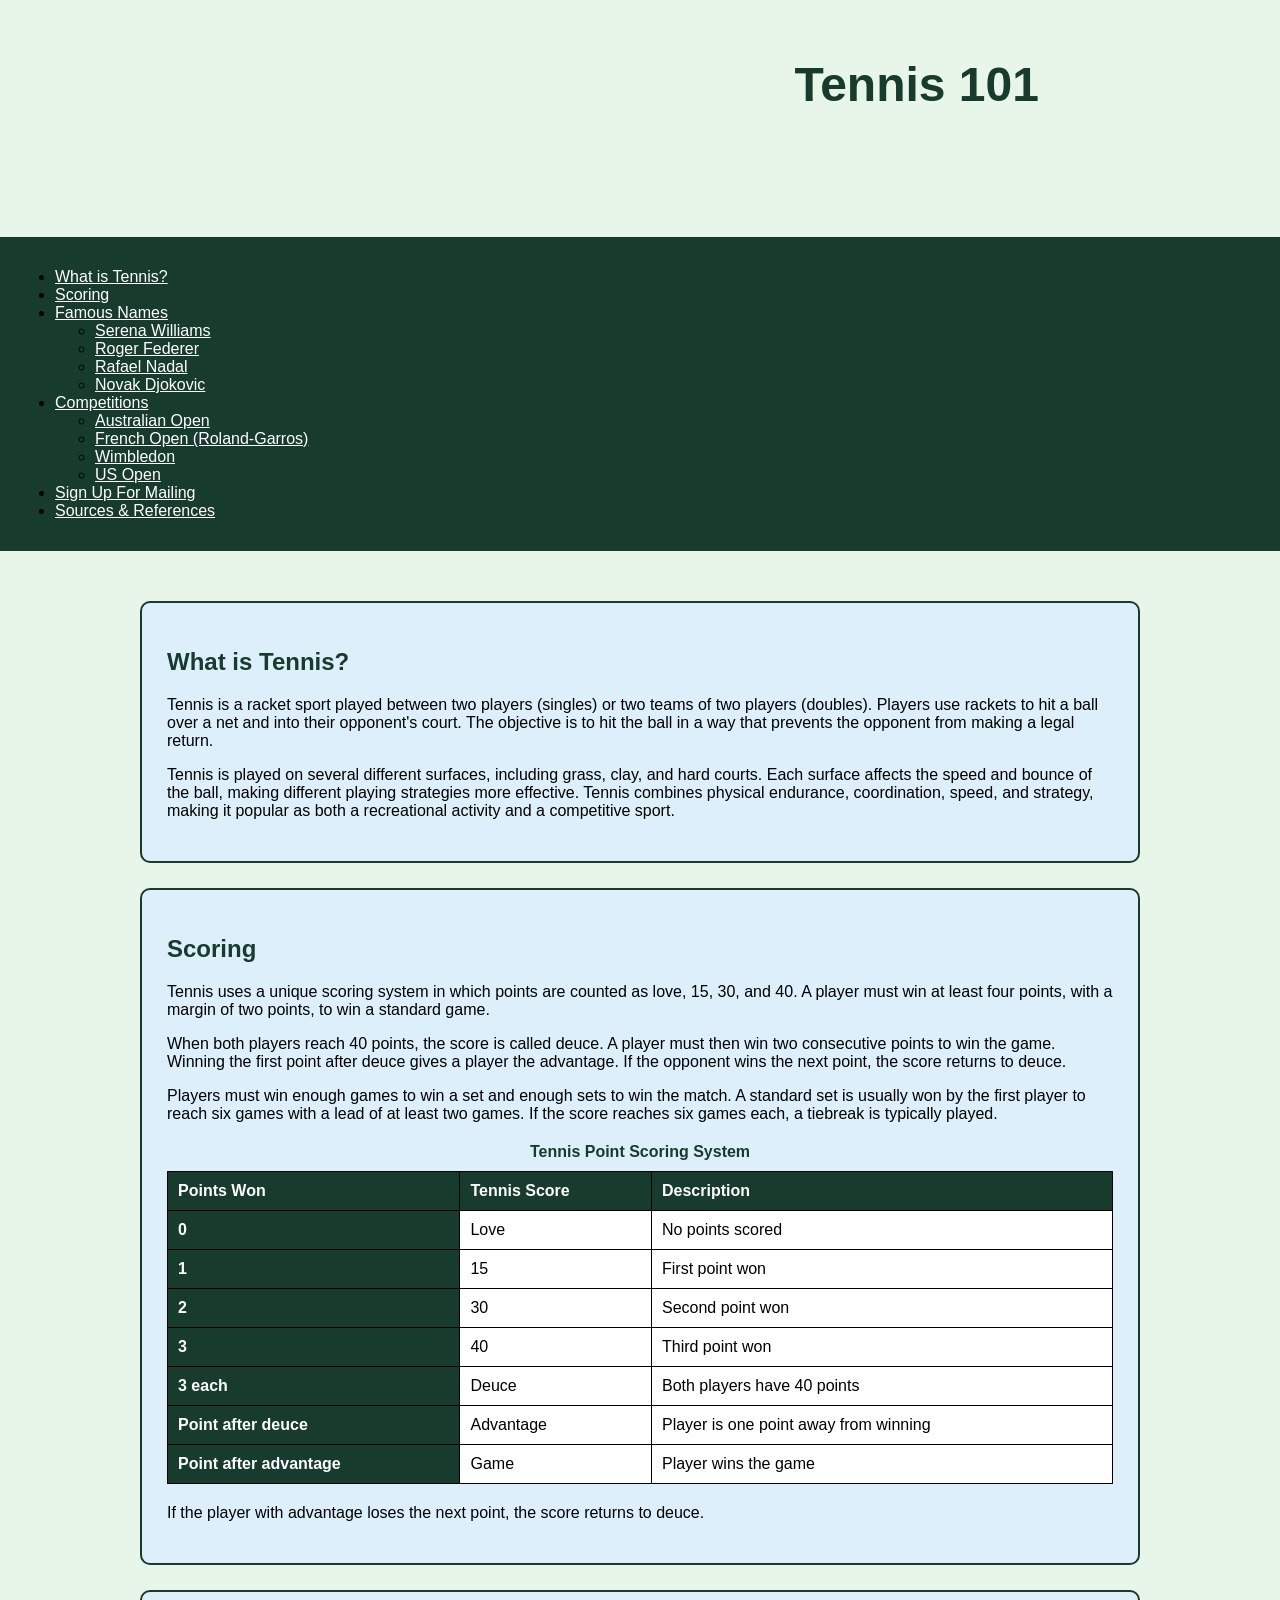
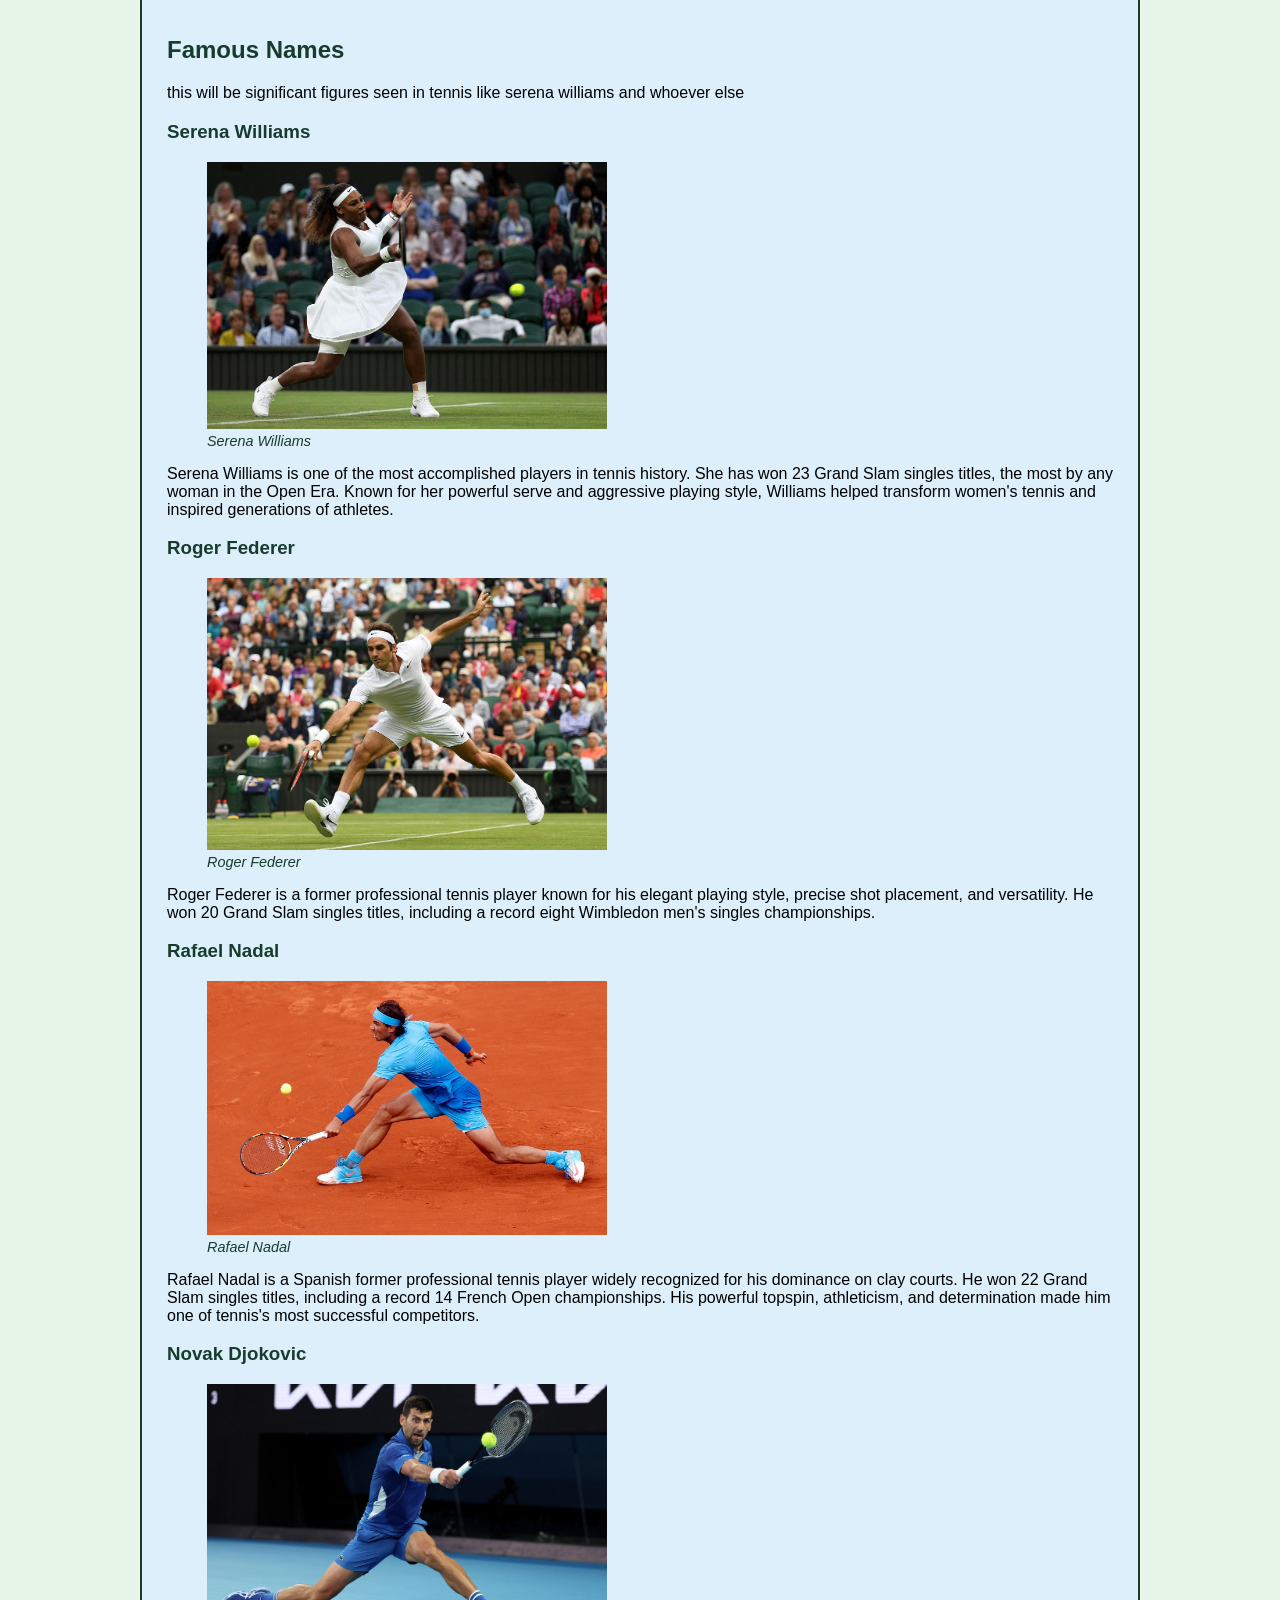
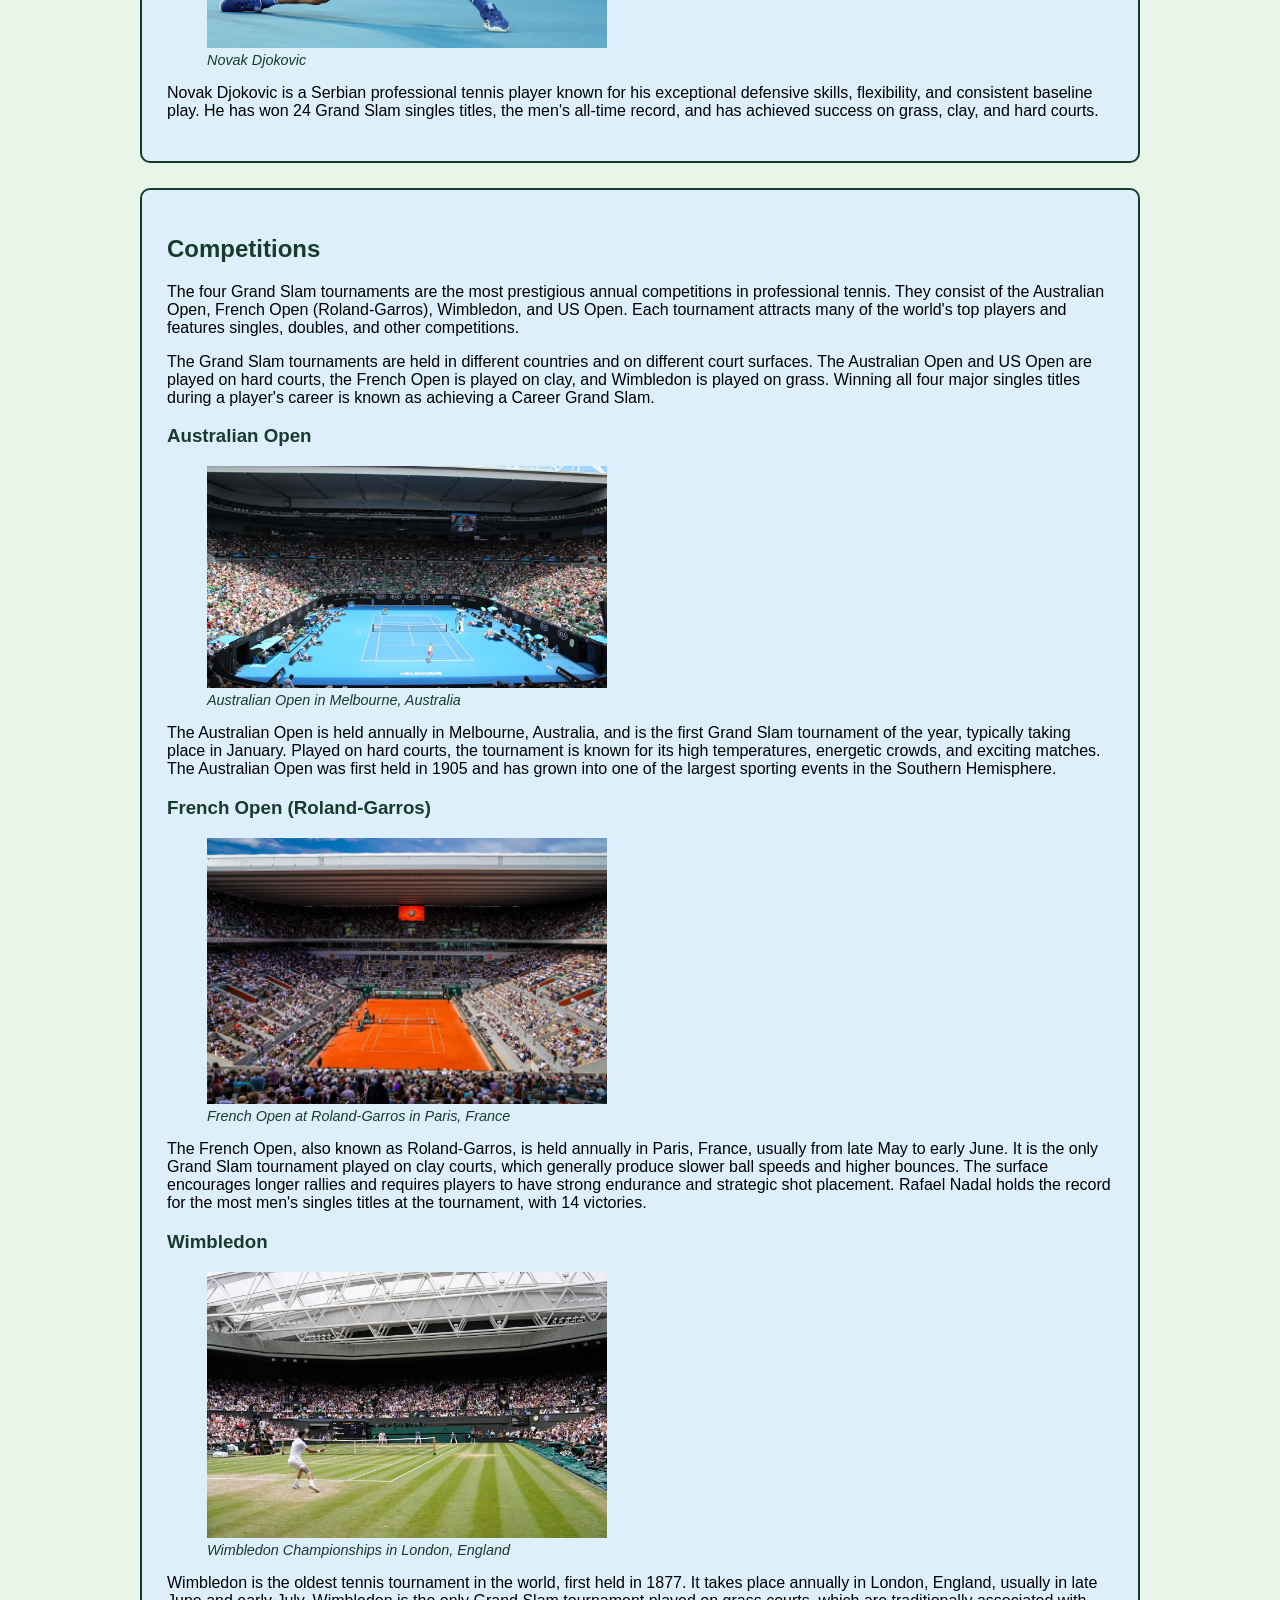
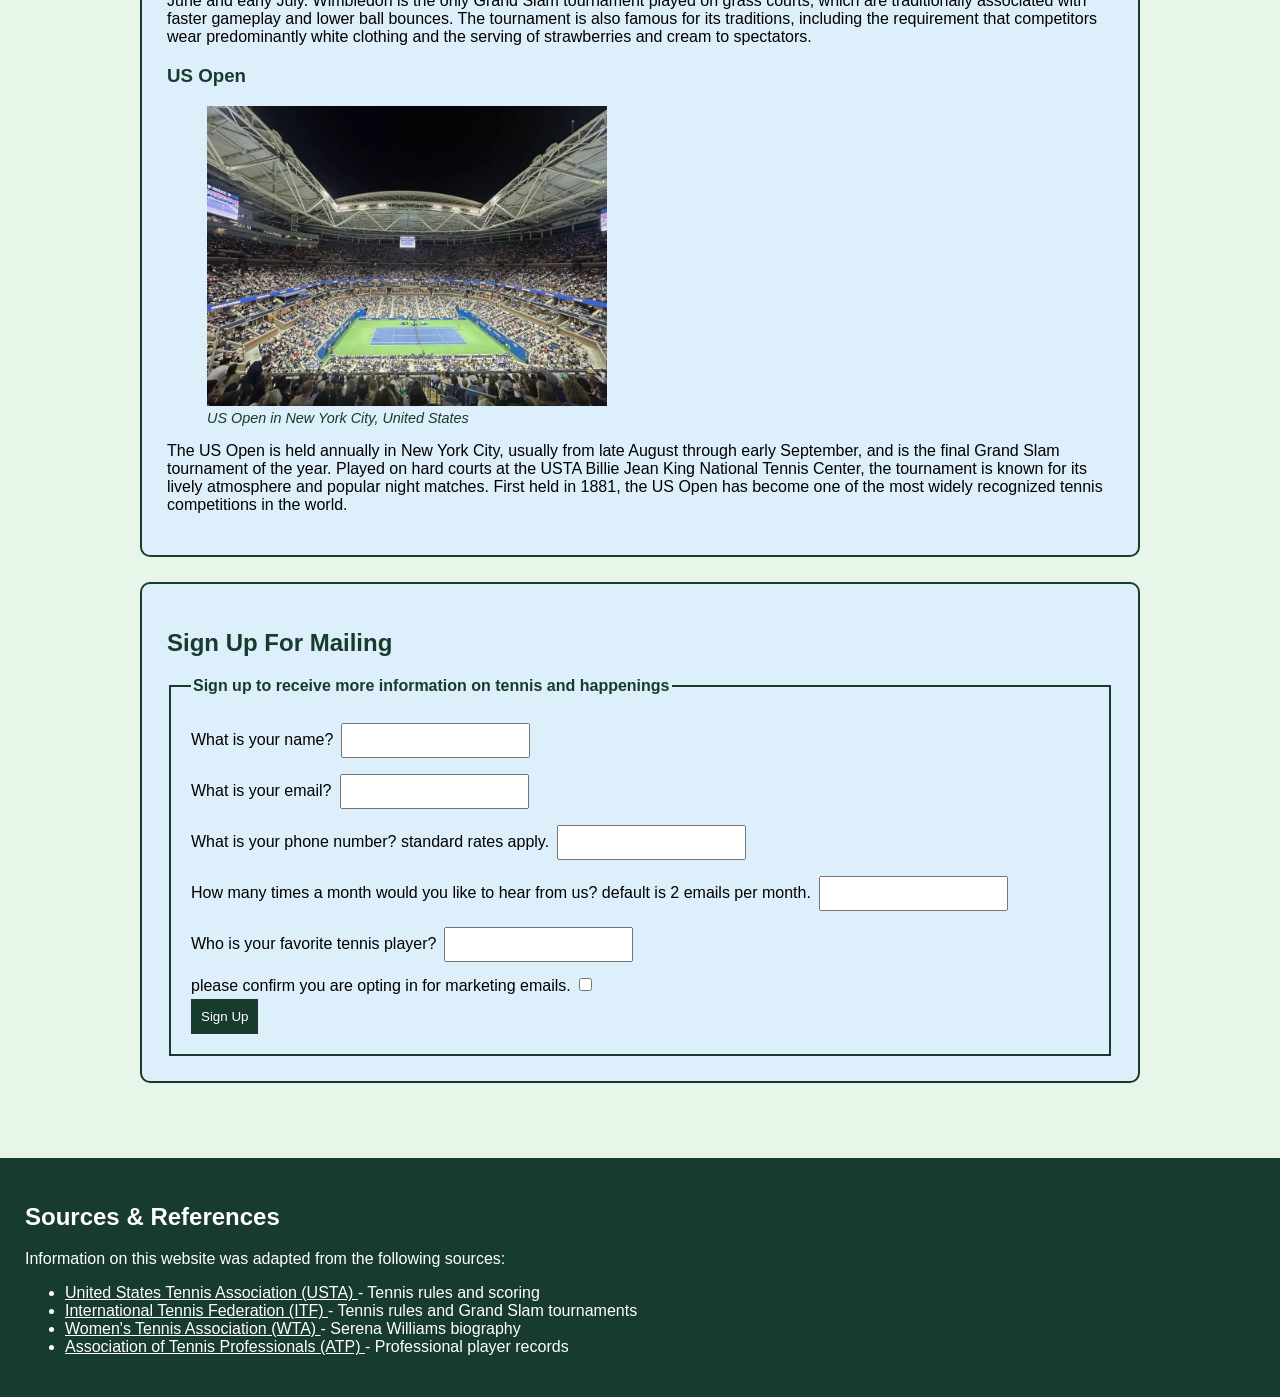
<file: 5/tennis.html>
<!DOCTYPE html>
<html lang="en">

<head>
    <meta charset="UTF-8">
    <meta name="viewport" content="width=device-width, initial-scale=1.0">
    <title>Tennis 101</title>


    <style>
        @import url('https://fonts.googleapis.com/icon?family=Material+Icons');

        /* page colors */
        body {
            background: #E8F5E9;
            color: black;
            font-family: Arial, sans-serif;
            margin: 0;
        }

        /* title */
        header {
            text-align: center;
            padding: 25px;
        }

        h1 {
            color: #173B2D;
            font-size: 3rem;
        }

        h2,
        h3 {
            color: #173B2D;
        }

        /* tennis icons */
        .material-icons {
            font-size: 40px;
            color: #173B2D;
            vertical-align: middle;
            margin: 10px;
        }

        /* navigation */
        nav {
            background: #173B2D;
            padding: 15px;
        }

        nav a {
            color: white;
        }

        /* main content */
        main {
            max-width: 1000px;
            margin: 30px auto;
            padding: 20px;
        }

        /* blue boxes */
        section {
            background: #DCEFFA;
            padding: 25px;
            margin-bottom: 25px;
            border: 2px solid #173B2D;
            border-radius: 10px;
        }

        p {
            color: black;
        }

        /* images */
        figure img {
            max-width: 400px;
            width: 100%;
            height: auto;
        }

        figcaption {
            font-size: 0.9rem;
            font-style: italic;
            color: #173B2D;
        }

        /* scoring table */
        table {
            border-collapse: collapse;
            width: 100%;
            margin: 20px 0;
        }

        caption {
            color: #173B2D;
            font-weight: bold;
            margin-bottom: 10px;
        }

        th,
        td {
            border: 1px solid black;
            padding: 10px;
            text-align: left;
        }

        th {
            background: #173B2D;
            color: white;
        }

        td {
            background: white;
        }

        /* form */
        fieldset {
            border: 2px solid #173B2D;
            padding: 20px;
        }

        legend {
            color: #173B2D;
            font-weight: bold;
        }

        input {
            padding: 8px;
            margin: 8px;
        }

        button {
            background: #173B2D;
            color: white;
            padding: 10px;
            border: none;
        }

        /* footer */
        footer {
            background: #173B2D;
            color: white;
            padding: 25px;
        }

        footer h2,
        footer p,
        footer a {
            color: white;
        }

        /* skip navigation */
        .skip-link {
            background: #173B2D;
            color: white;
            font-weight: 700;
            padding: 10px;
            position: absolute;
            top: 0;
            left: 10px;
            transform: translateY(-200%);
        }

        .skip-link:focus {
            transform: translateY(0);
        }

        .skip-link {
            transition: transform 0.3s;
        }
    </style>

</head>



<body>
    <a class="skip-link" href="#maincontent">Skip to Main Content</a>

    <header>
        <h1>
            <span class="material-icons" role="img" aria-label="Tennis racket and ball">
                sports_tennis
            </span>

            Tennis 101

            <span class="material-icons" role="img" aria-label="Tennis racket and ball">
                sports_tennis
            </span>
        </h1>
    </header>


    <nav>
        <ul>
            <li><a href="#wit">What is Tennis?</a></li>
            <li><a href="#scoring">Scoring</a></li>
            <li>
                <a href="#famnames">Famous Names</a>
                <ul>
                    <li><a href="#serena">Serena Williams</a></li>
                    <li><a href="#roger">Roger Federer</a></li>
                    <li><a href="#rafael">Rafael Nadal</a></li>
                    <li><a href="#novak">Novak Djokovic</a></li>
                </ul>
            </li>
            <li>
                <a href="#comps">Competitions</a>
                <ul>
                    <li><a href="#australian">Australian Open</a></li>
                    <li><a href="#french">French Open (Roland-Garros)</a></li>
                    <li><a href="#wimbledon">Wimbledon</a></li>
                    <li><a href="#usopen">US Open</a></li>
                </ul>
            </li>
            <li><a href="#mailing">Sign Up For Mailing</a></li>
            <li><a href="#sources">Sources &amp; References</a></li>
        </ul>
    </nav>


    <main id="maincontent">
        <section>
            <h2 id="wit">What is Tennis?</h2>
            <p cite="https://www.itftennis.com/en/about-us/governance/rules-and-regulations">Tennis is a racket sport
                played between two players (singles) or two teams of two players (doubles). Players use rackets to hit a
                ball over a net and into their opponent's court. The objective is to hit the ball in a way that prevents
                the opponent from making a legal return.</p>
            <p>Tennis is played on several different surfaces, including grass, clay, and hard courts. Each surface
                affects the speed and bounce of the ball, making different playing strategies more effective. Tennis
                combines physical endurance, coordination, speed, and strategy, making it popular as both a recreational
                activity and a competitive sport.</p>
        </section>

        <section>
            <h2 id="scoring">Scoring</h2>
            <p cite="https://www.usta.com/en/home/improve/tips-and-instruction/national/tennis-scoring-rules.html">
                Tennis uses a unique scoring system in which points are counted as love, 15, 30, and 40. A player must
                win at least four points, with a margin of two points, to win a standard game.</p>

            <p>When both players reach 40 points, the score is called deuce. A player must then win two consecutive
                points to win the game. Winning the first point after deuce gives a player the advantage. If the
                opponent wins the next point, the score returns to deuce.</p>

            <p>Players must win enough games to win a set and enough sets to win the match. A standard set is usually
                won by the first player to reach six games with a lead of at least two games. If the score reaches six
                games each, a tiebreak is typically played.</p>


            <table>
                <caption>Tennis Point Scoring System</caption>

                <thead>
                    <tr>
                        <th scope="col">Points Won</th>
                        <th scope="col">Tennis Score</th>
                        <th scope="col">Description</th>
                    </tr>
                </thead>

                <tbody>
                    <tr>
                        <th scope="row">0</th>
                        <td>Love</td>
                        <td>No points scored</td>
                    </tr>
                    <tr>
                        <th scope="row">1</th>
                        <td>15</td>
                        <td>First point won</td>
                    </tr>
                    <tr>
                        <th scope="row">2</th>
                        <td>30</td>
                        <td>Second point won</td>
                    </tr>
                    <tr>
                        <th scope="row">3</th>
                        <td>40</td>
                        <td>Third point won</td>
                    </tr>
                    <tr>
                        <th scope="row">3 each</th>
                        <td>Deuce</td>
                        <td>Both players have 40 points</td>
                    </tr>
                    <tr>
                        <th scope="row">Point after deuce</th>
                        <td>Advantage</td>
                        <td>Player is one point away from winning</td>
                    </tr>
                    <tr>
                        <th scope="row">Point after advantage</th>
                        <td>Game</td>
                        <td>Player wins the game</td>
                    </tr>
                </tbody>
            </table>
            <p>If the player with advantage loses the next point,
                the score returns to deuce.</p>

        </section>

        <section>
            <h2 id="famnames">Famous Names</h2>
            <p>this will be significant figures seen in tennis like serena williams and whoever else</p>

            <h3 id="serena">Serena Williams</h3>
            <figure>
                <img src="images\serena.jpg" alt="Serena Williams">

                <figcaption>
                    Serena Williams
                </figcaption>
            </figure>

            <p>Serena Williams is one of the most accomplished players in tennis history. She has won 23 Grand Slam
                singles titles, the most by any woman in the Open Era. Known for her powerful serve and aggressive
                playing style, Williams helped transform women's tennis and inspired generations of athletes.</p>

            <h3 id="roger">Roger Federer</h3>
            <figure>
                <img src="images\roger.jpg" alt="Roger Federer">
                <figcaption>Roger Federer</figcaption>
            </figure>
            <p>Roger Federer is a former professional tennis player known for his elegant playing style, precise shot
                placement, and versatility. He won 20 Grand Slam singles titles, including a record eight Wimbledon
                men's singles championships.</p>

            <h3 id="rafael">Rafael Nadal</h3>
            <figure>
                <img src="images\rafael.jpg" alt="Rafael Nadal">
                <figcaption>Rafael Nadal</figcaption>
            </figure>
            <p>Rafael Nadal is a Spanish former professional tennis player widely recognized for his dominance on clay
                courts. He won 22 Grand Slam singles titles, including a record 14 French Open championships. His
                powerful topspin, athleticism, and determination made him one of tennis's most successful competitors.
            </p>

            <h3 id="novak">Novak Djokovic</h3>
            <figure>
                <img src="images\novak.jpg" alt="Novak Djokovic">
                <figcaption>Novak Djokovic</figcaption>
            </figure>
            <p>Novak Djokovic is a Serbian professional tennis player known for his exceptional defensive skills,
                flexibility, and consistent baseline play. He has won 24 Grand Slam singles titles, the men's all-time
                record, and has achieved success on grass, clay, and hard courts.</p>
        </section>


        <section>
            <h2 id="comps">Competitions</h2>
            <p>The four Grand Slam tournaments are the most prestigious annual competitions in professional tennis. They
                consist of the Australian Open, French Open (Roland-Garros), Wimbledon, and US Open. Each tournament
                attracts many of the world's top players and features singles, doubles, and other competitions.</p>

            <p>The Grand Slam tournaments are held in different countries and on different court surfaces. The
                Australian Open and US Open are played on hard courts, the French Open is played on clay, and Wimbledon
                is played on grass. Winning all four major singles titles during a player's career is known as achieving
                a Career Grand Slam.</p>

            <h3 id="australian">Australian Open</h3>
            <figure>
                <img src="images/australia open.jpg"
                    alt="Australian Open tennis stadium with a blue hard court and spectators">
                <figcaption>Australian Open in Melbourne, Australia</figcaption>
            </figure>
            <p>The Australian Open is held annually in Melbourne, Australia, and is the first Grand Slam tournament
                of the year, typically taking place in January. Played on hard courts, the tournament is known
                for its high temperatures, energetic crowds, and exciting matches. The Australian Open was first
                held in 1905 and has grown into one of the largest sporting events in the Southern Hemisphere.</p>

            <h3 id="french">French Open (Roland-Garros)</h3>
            <figure>
                <img src="images/roland garros.jpg"
                    alt="Roland-Garros tennis stadium featuring an orange clay court surrounded by spectators">
                <figcaption>French Open at Roland-Garros in Paris, France</figcaption>
            </figure>
            <p>The French Open, also known as Roland-Garros, is held annually in Paris, France, usually from
                late May to early June. It is the only Grand Slam tournament played on clay courts, which
                generally produce slower ball speeds and higher bounces. The surface encourages longer rallies
                and requires players to have strong endurance and strategic shot placement. Rafael Nadal
                holds the record for the most men's singles titles at the tournament, with 14 victories.</p>

            <h3 id="wimbledon">Wimbledon</h3>
            <figure>
                <img src="images/wimbledon.jpg"
                    alt="Wimbledon tennis stadium featuring a green grass court and white boundary lines">
                <figcaption>Wimbledon Championships in London, England</figcaption>
            </figure>
            <p>Wimbledon is the oldest tennis tournament in the world, first held in 1877. It takes place
                annually in London, England, usually in late June and early July. Wimbledon is the only
                Grand Slam tournament played on grass courts, which are traditionally associated with
                faster gameplay and lower ball bounces. The tournament is also famous for its traditions,
                including the requirement that competitors wear predominantly white clothing and the
                serving of strawberries and cream to spectators.</p>

            <h3 id="usopen">US Open</h3>
            <figure>
                <img src="images/US open.jpg"
                    alt="US Open tennis stadium with a blue hard court and a large crowd of spectators">
                <figcaption>US Open in New York City, United States</figcaption>
            </figure>
            <p>The US Open is held annually in New York City, usually from late August through early
                September, and is the final Grand Slam tournament of the year. Played on hard courts at
                the USTA Billie Jean King National Tennis Center, the tournament is known for its lively
                atmosphere and popular night matches. First held in 1881, the US Open has become one
                of the most widely recognized tennis competitions in the world.</p>

        </section>


        <section>
            <h2 id="mailing">Sign Up For Mailing</h2>

            <form id="myform" method="post">
                <fieldset>
                    <legend>
                        Sign up to receive more information on tennis and happenings
                    </legend>

                    <label for="name">What is your name?<input type="text" id="name" required></label><br>
                    <label for="email">What is your email?<input type="email" id="email" required></label><br>
                    <label for="phone">What is your phone number? standard rates apply.<input type="tel" id="phone"
                            minlength="7"></label><br>
                    <label for="frequency">How many times a month would you like to hear from us? default is 2 emails
                        per month.<input type="number" id="frequency" max="31"></label><br>
                    <label for="fave">Who is your favorite tennis player?<input type="text" id="fave"></label><br>
                    <label for="optin">please confirm you are opting in for marketing emails.<input type="checkbox"
                            id="optin"></label><br>
                    <button type="submit">Sign Up</button>
                </fieldset>
            </form>
        </section>
    </main>

    <footer>
        <h2 id="sources">Sources & References</h2>
        <p>
            Information on this website was adapted from
            the following sources:
        </p>
        <ul>
            <li>
                <a href="https://www.usta.com/">
                    United States Tennis Association (USTA)
                </a> - Tennis rules and scoring
            </li>
            <li>
                <a href="https://www.itftennis.com/">
                    International Tennis Federation (ITF)
                </a> - Tennis rules and Grand Slam tournaments
            </li>
            <li>
                <a href="https://www.wtatennis.com/">
                    Women's Tennis Association (WTA)
                </a> - Serena Williams biography
            </li>
            <li>
                <a href="https://www.atptour.com/">
                    Association of Tennis Professionals (ATP)
                </a> - Professional player records
            </li>
        </ul>
    </footer>
</body>



</html>
</file>
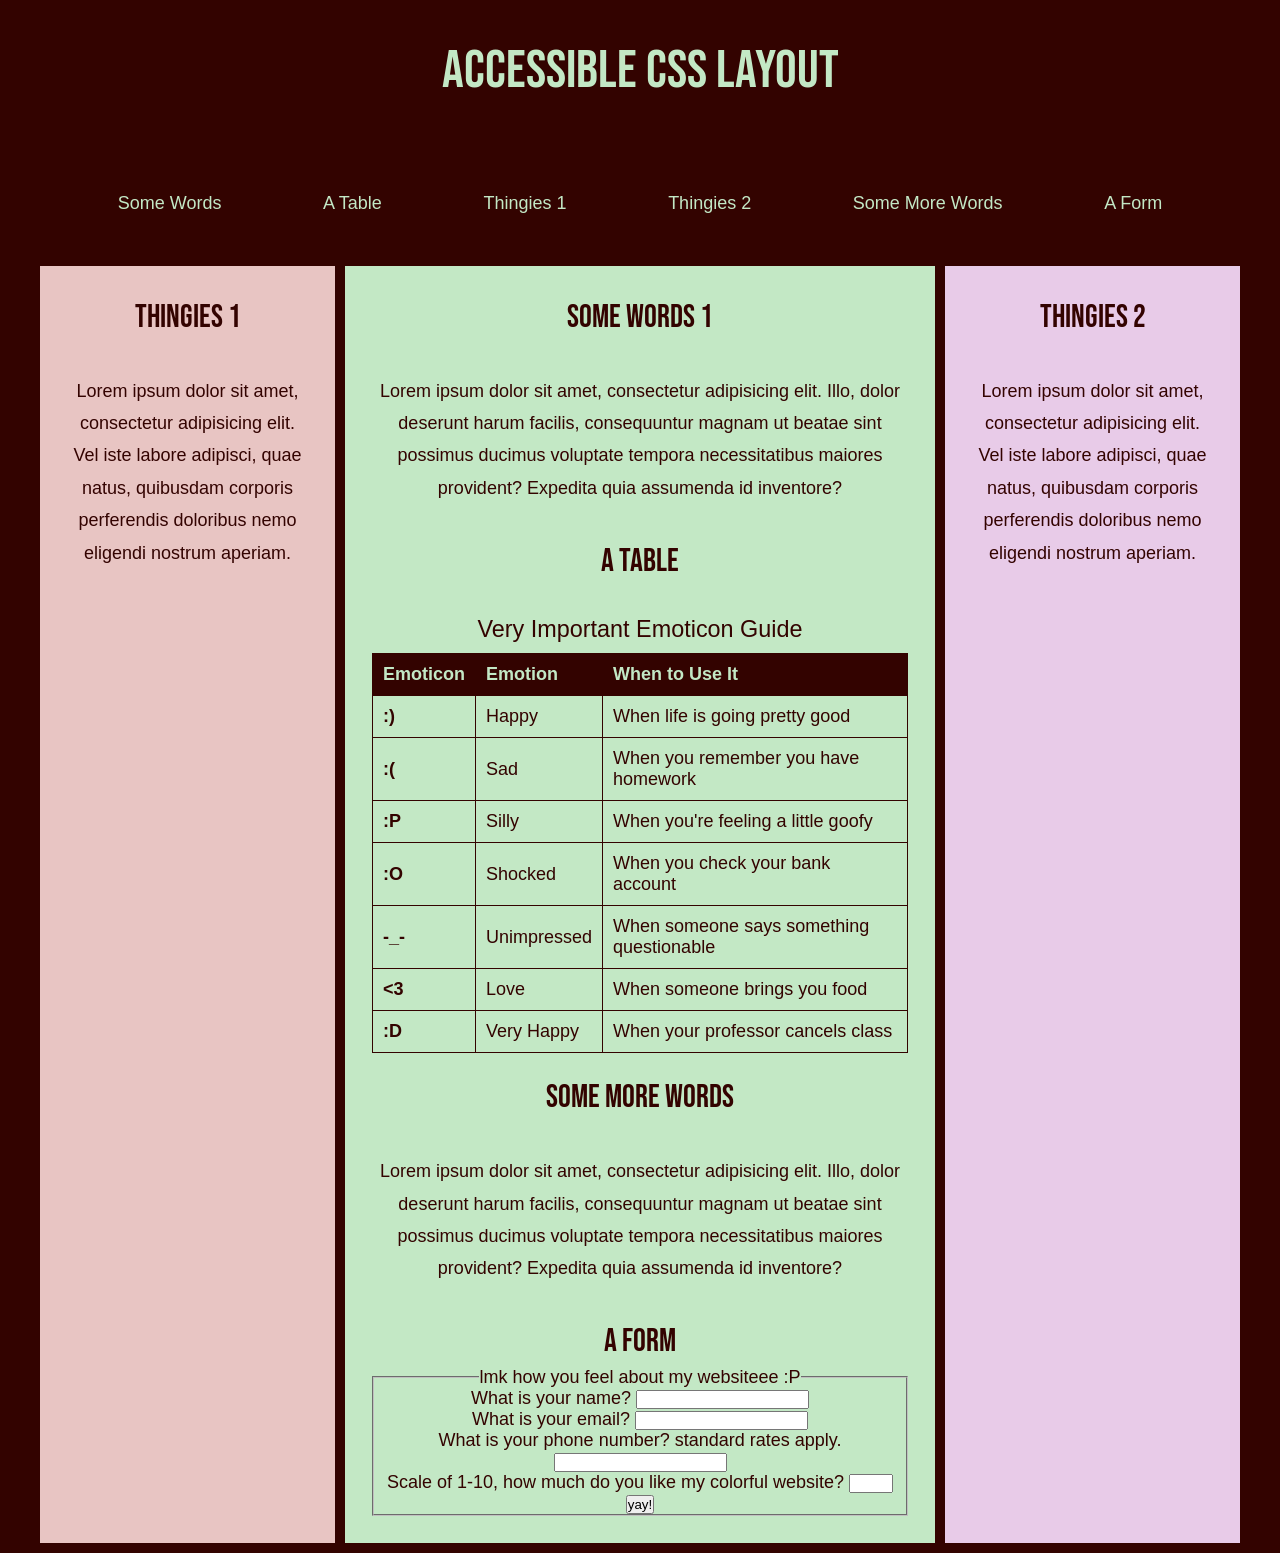
<file: 6/assignment6.html>
<!DOCTYPE html>
<html lang="en">

<head>
    <meta charset="UTF-8">
    <meta name="viewport" content="width=device-width, initial-scale=1.0">
    <title>Accessible Grid</title>
    <link href="6css.css" rel="stylesheet">
</head>

<body>
    <a class="skip-link" href="#maincontent">Skip to Main Content</a>

    <div class="container">


        <header>
            <h1>accessible css layout</h1>
        </header>

        <nav aria-label="Main navigation">
            <ul>
                <li><a href="#words1">Some Words</a></li>
                <li><a href="#table">A Table</a></li>
                <li><a href="#Thingies1">Thingies 1</a></li>
                <li><a href="#Thingies2">Thingies 2</a></li>
                <li><a href="#words2">Some More Words</a></li>
                <li><a href="#myform">A Form</a></li>
            </ul>
        </nav>

        <main id="maincontent">
            <section>
                <h2 id="words1">some words 1</h2>
                <p>Lorem ipsum dolor sit amet, consectetur adipisicing elit. Illo, dolor deserunt harum facilis,
                    consequuntur magnam ut beatae sint possimus ducimus voluptate tempora necessitatibus maiores
                    provident? Expedita quia assumenda id inventore?</p>

                <h2 id="table">a table</h2>

                <table>
                    <caption>Very Important Emoticon Guide</caption>

                    <thead>
                        <tr>
                            <th scope="col">Emoticon</th>
                            <th scope="col">Emotion</th>
                            <th scope="col">When to Use It</th>
                        </tr>
                    </thead>

                    <tbody>
                        <tr>
                            <th scope="row">:)</th>
                            <td>Happy</td>
                            <td>When life is going pretty good</td>
                        </tr>
                        <tr>
                            <th scope="row">:(</th>
                            <td>Sad</td>
                            <td>When you remember you have homework</td>
                        </tr>
                        <tr>
                            <th scope="row">:P</th>
                            <td>Silly</td>
                            <td>When you're feeling a little goofy</td>
                        </tr>
                        <tr>
                            <th scope="row">:O</th>
                            <td>Shocked</td>
                            <td>When you check your bank account</td>
                        </tr>
                        <tr>
                            <th scope="row">-_-</th>
                            <td>Unimpressed</td>
                            <td>When someone says something questionable</td>
                        </tr>
                        <tr>
                            <th scope="row">&lt;3</th>
                            <td>Love</td>
                            <td>When someone brings you food</td>
                        </tr>
                        <tr>
                            <th scope="row">:D</th>
                            <td>Very Happy</td>
                            <td>When your professor cancels class</td>
                        </tr>
                    </tbody>
                </table>

                <h2 id="words2">some more words</h2>
                <p>Lorem ipsum dolor sit amet, consectetur adipisicing elit. Illo, dolor deserunt harum facilis,
                    consequuntur magnam ut beatae sint possimus ducimus voluptate tempora necessitatibus maiores
                    provident? Expedita quia assumenda id inventore?</p>

                <h2>a form</h2>

                <form id="myform" method="post">
                    <fieldset>
                        <legend>lmk how you feel about my websiteee :P</legend>

                        <label for="name">What is your name?
                            <input type="text" id="name" name="name" required>
                        </label><br>

                        <label for="email">What is your email?
                            <input type="email" id="email" name="email" required>
                        </label><br>

                        <label for="phone">What is your phone number? standard rates apply.
                            <input type="tel" id="phone" name="phone" minlength="7">
                        </label><br>

                        <label for="frequency">Scale of 1-10, how much do you like my colorful website?
                            <input type="number" id="frequency" name="frequency" min="1" max="10">
                        </label><br>

                        <button type="submit">yay!</button>
                    </fieldset>
                </form>

            </section>
        </main>

        <aside id="Thingies1">
            <h2>Thingies 1</h2>
            <p>Lorem ipsum dolor sit amet, consectetur adipisicing elit. Vel iste labore adipisci, quae natus, quibusdam
                corporis perferendis doloribus nemo eligendi nostrum aperiam.</p>
        </aside>

        <aside id="Thingies2">
            <h2>Thingies 2</h2>
            <p>Lorem ipsum dolor sit amet, consectetur adipisicing elit. Vel iste labore adipisci, quae natus, quibusdam
                corporis perferendis doloribus nemo eligendi nostrum aperiam.</p>
        </aside>


    </div>
</body>

</html>
</file>
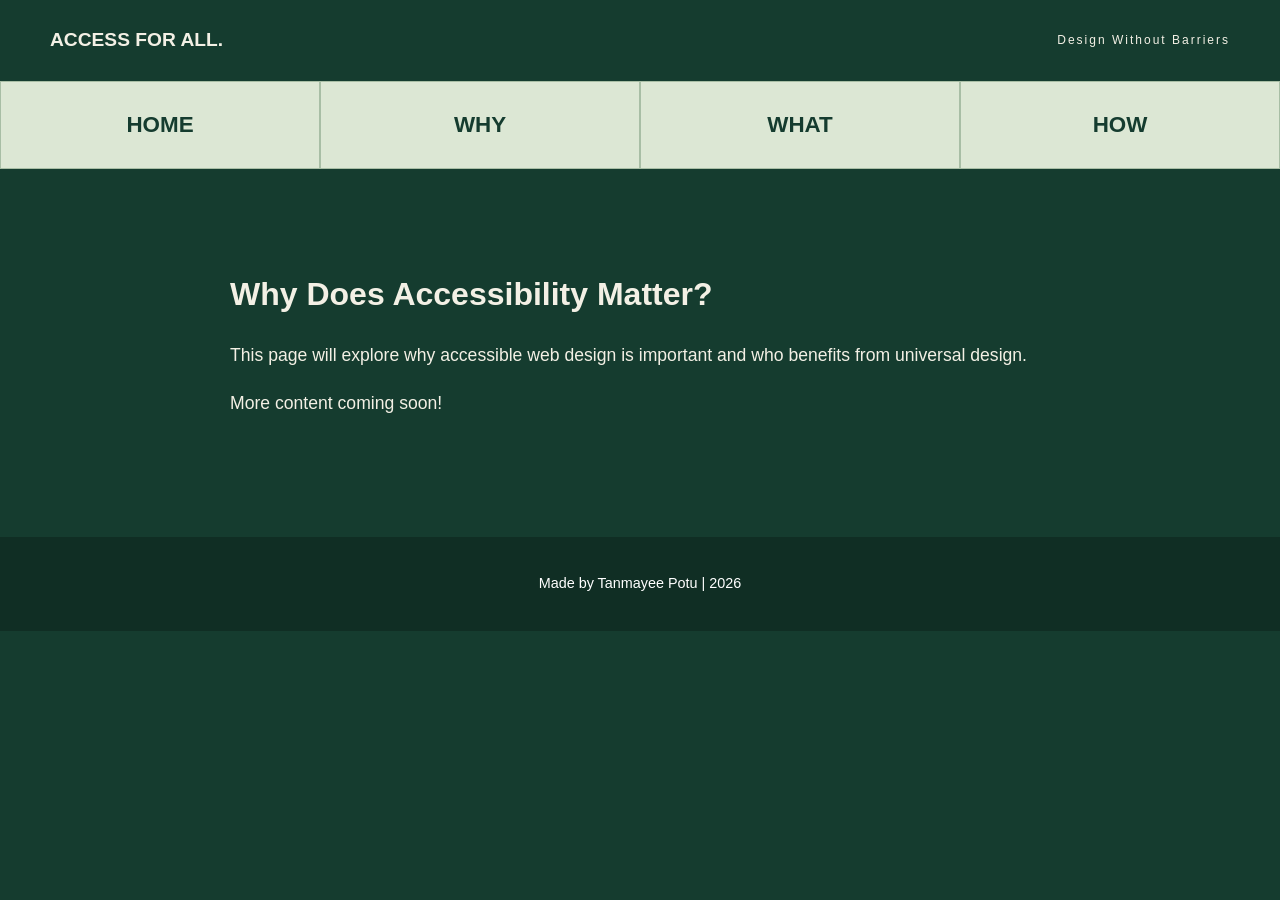
<file: final-project/why.html>
<!DOCTYPE html>
<html lang="en">

<head>
    <meta charset="UTF-8">
    <meta name="viewport" content="width=device-width, initial-scale=1.0">
    <title>Why Accessibility Matters | Access for All</title>
    <link href="final-project.css" rel="stylesheet" >
</head>

<body>
    <a href="#main" class="skip-link">Skip to main content</a>

    <header>
        <div class="header-content">
            <a href="index.html" class="logo">ACCESS FOR ALL.</a>
            <p>Design Without Barriers</p>
        </div>
    </header>

    <nav class="ribbon" aria-label="Main navigation">
        <a href="index.html">HOME</a>
        <a href="why.html" aria-current="page">WHY</a>
        <a href="what.html">WHAT</a>
        <a href="how.html">HOW</a>
    </nav>

    <main id="main" class="about">
        <h1>Why Does Accessibility Matter?</h1>

        <p>
            This page will explore why accessible web design
            is important and who benefits from universal design.
        </p>

        <p>More content coming soon!</p>
    </main>

    <footer>
        <p>Made by Tanmayee Potu | 2026</p>
    </footer>
</body>
</html>
</file>
<file: landing.css>
body {
    background-color: #D3EEC5;
    color: #000000;
    font-family: Arial, sans-serif;
    margin: 0;
}

/* Skip Navigation */
.skip-link {
    position: absolute;
    top: -50px;
    left: 10px;
    background-color: #FFFFFF;
    color: #000000;
    padding: 10px;
}

.skip-link:focus {
    top: 10px;
}

/* Header */
header {
    text-align: center;
    padding: 25px;
}

h1 {
    font-size: 36px;
}

.material-icons {
    color: #739861;
    font-size: 30px;
}

/* Navigation */
nav {
    background-color: #739861;
    padding: 15px;
}

nav ul {
    list-style: none;
    display: flex;
    justify-content: center;
    margin: 0;
    padding: 0;
    gap: 40px;
}

nav a {
    color: #000000;
    text-decoration: none;
    font-weight: bold;
}

nav a:hover {
    text-decoration: underline;
}

/* Dropdown Menu */
.dropdown {
    position: relative;
}

.dropdown-menu {
    display: none;
    position: absolute;
    top: 100%;
    left: 0;
    background-color: #EDC5EC;
    padding: 15px;
    min-width: 180px;
    z-index: 1;
}

.dropdown-menu li {
    margin: 10px 0;
}

.dropdown:hover .dropdown-menu,
.dropdown:focus-within .dropdown-menu {
    display: flex;
}

.dropdown-menu {
    flex-direction: column;
    gap: 5px;
}

/* Main Content */
main {
    display: grid;
    grid-template-columns: 1fr 2fr;
    gap: 20px;
    padding: 25px;
}

section {
    padding: 20px;
    border-radius: 10px;
}

#about {
    background-color: #fDcfce;
}

#assignments {
    background-color: #C5DDED;
}

/* About Me Photo */
.profile-photo {
    width: 100%;
    max-width: 250px;
    height: auto;
    border-radius: 10px;
}

/* Assignment Links */
#assignments ul {
    list-style: none;
    padding: 0;
}

#assignments li {
    background-color: #FFFFFF;
    margin: 10px 0;
    padding: 12px;
    border-radius: 5px;
}

#assignments a {
    color: #000000;
}

/* Keyboard Focus */
a:focus-visible {
    outline: 3px solid #000000;
    outline-offset: 4px;
}

/* Smaller Screens */
@media (max-width: 700px) {
    main {
        grid-template-columns: 1fr;
    }

    nav ul {
        gap: 15px;
        flex-wrap: wrap;
    }
}

/* Footer */
footer {
    background-color: #739861;
    color: white;
    text-align: center;
    padding: 15px;
}

footer p {
    margin: 0;
}
</file>
<file: final-project/final-project.css>
/* General styles */

* {
    box-sizing: border-box;
}

body {
    margin: 0;
    font-family: Arial, sans-serif;
    background-color: #153C2F;
    color: #F3F0E5;
    line-height: 1.6;
}

h1, h2, p {
    margin-top: 0;
}

a {
    color: inherit;
}

/* Skip navigation */

.skip-link {
    position: absolute;
    top: -100px;
    left: 10px;
    background-color: white;
    color: #153C2F;
    padding: 12px;
    z-index: 100;
}

.skip-link:focus {
    top: 10px;
}

/* Keyboard focus */

a:focus-visible,
button:focus-visible,
input:focus-visible {
    outline: 3px solid #E5A84B;
    outline-offset: 4px;
}

/* Header */

header {
    padding: 20px;
}

.header-content {
    display: flex;
    flex-wrap: wrap;
    justify-content: space-between;
    align-items: center;
    gap: 10px;
    max-width: 1200px;
    margin: auto;
}

.logo {
    font-size: 1.2rem;
    font-weight: bold;
    text-decoration: none;
}

.header-content p {
    margin: 0;
    font-size: 0.75rem;
    letter-spacing: 2px;
}

/* Hero section - mobile first */

.hero {
    display: flex;
    flex-direction: column;
    gap: 30px;
    padding: 40px 20px 60px;
    max-width: 1200px;
    margin: auto;
}

.hero-text {
    display: flex;
    flex-direction: column;
    justify-content: center;
}

.hero h1 {
    font-size: 3rem;
    line-height: 1.1;
    margin-bottom: 25px;
    max-width: 650px;
}

.hero p {
    font-size: 1.1rem;
    max-width: 500px;
}

.hero-image img {
    display: block;
    width: 100%;
    height: 350px;
    object-fit: cover;
    border-radius: 8px;
}

/* Navigation ribbon */

.ribbon {
    display: flex;
    flex-wrap: wrap;
    background-color: #DCE7D4;
}

.ribbon a {
    flex: 1 1 180px;
    padding: 25px 20px;
    text-align: center;
    text-decoration: none;
    font-size: 1.4rem;
    font-weight: bold;
    color: #153C2F;
    border: 1px solid #A8BEA5;
}

.ribbon a:hover {
    background-color: #C7E69D;
    text-decoration: underline;
}

/* About section */

.about {
    max-width: 900px;
    margin: auto;
    padding: 80px 20px;
}

.section-label {
    font-size: 0.85rem;
    font-weight: bold;
    letter-spacing: 3px;
    color: #C7E69D;
}

.about h2 {
    font-size: 2.5rem;
    line-height: 1.2;
    margin-bottom: 30px;
}

.about p {
    font-size: 1.1rem;
    margin-bottom: 20px;
}

/* Newsletter section */

.newsletter {
    background-color: #F3F0E5;
    color: #153C2F;
    padding: 70px 20px;
}

.newsletter-content {
    max-width: 800px;
    margin: auto;
}

.newsletter h2 {
    font-size: 2.5rem;
    line-height: 1.2;
}

.newsletter p {
    font-size: 1.1rem;
}

.newsletter form {
    display: flex;
    flex-direction: column;
    gap: 12px;
    margin-top: 25px;
}

.newsletter label {
    font-weight: bold;
}

.newsletter input {
    padding: 15px;
    font-size: 1rem;
    border: 2px solid #153C2F;
    border-radius: 4px;
    width: 100%;
}

.newsletter button {
    padding: 15px 25px;
    background-color: #153C2F;
    color: white;
    border: 2px solid #153C2F;
    border-radius: 4px;
    font-size: 1rem;
    font-weight: bold;
    cursor: pointer;
}

.newsletter button:hover {
    background-color: #285A45;
}

.newsletter .form-note {
    font-size: 0.85rem;
    margin: 0;
}

#form-message {
    font-weight: bold;
}

/* Footer */

footer {
    padding: 30px 20px;
    text-align: center;
    background-color: #102E24;
    color: white;
}

footer p {
    margin: 5px;
    font-size: 0.9rem;
}

/* Larger screens */

@media (min-width: 768px) {

    header {
        padding: 25px 50px;
    }

    .hero {
        flex-direction: row;
        align-items: center;
        padding: 70px 50px 100px;
    }

    .hero-text {
        flex: 1;
    }

    .hero-image {
        flex: 1;
    }

    .hero h1 {
        font-size: 4.5rem;
    }

    .hero-image img {
        height: 480px;
    }

    .about {
        padding: 100px 40px;
    }

    .about h2 {
        font-size: 3rem;
    }

    .newsletter {
        padding: 90px 40px;
    }

    .newsletter h2 {
        font-size: 3rem;
    }

    .newsletter button {
        align-self: flex-start;
    }
}

/* Very small screens */

@media (max-width: 500px) {

    .hero h1 {
        font-size: 2.5rem;
    }

    .ribbon {
        flex-direction: column;
    }

    .ribbon a {
        flex: none;
        width: 100%;
        padding: 18px;
    }

    .about h2,
    .newsletter h2 {
        font-size: 2rem;
    }
}
</file>
<file: 6/6css.css>
@import url('https://fonts.googleapis.com/css2?family=Bebas+Neue&family=Redaction+10&display=swap');

*,
*:before,
*:after {
    box-sizing: border-box;
    padding: 0;
    margin: 0;
}

body {
    background: #330300;
    color: #C3E8C5;
    font-family: 'Redaction 10', sans-serif;
    font-size: 18px;
}

h1,
h2,
h3 {
    font-family: 'Bebas Neue', sans-serif;
    font-weight: normal;
    padding: .2em 0;
}

h1 {
    font-size: 3em;
}

h2 {
    font-size: 1.75em;
}

p {
    margin: 1.8em 0;
    line-height: 1.8em;
}

header,
nav,
main,
aside,
footer {
    padding: 1.5em;
    text-align: center;
}

/* Main grid layout */

.container {
    max-width: 1200px;
    margin: 0 auto;
    display: grid;
    width: 100%;
    min-height: 100vh;
    grid-template-columns: 1fr 2fr 1fr;
    grid-template-areas:
        "heady     heady     heady"
        "navvy     navvy     navvy"
        "Thingies1    mainy     Thingies2"
        "Thingies1   mainy     Thingies2"
        "Thingies1    mainy     Thingies2"
        "footy     footy     footy";
    gap: 10px;
}

header {
    grid-area: heady;
    background: #330300;
    color: #C3E8C5;
}

nav {
    grid-area: navvy;
    background: #330300;
}

main {
    grid-area: mainy;
    background: #C3E8C5;
    color: #330300;
    max-height: 100%;
}

#Thingies1{
    grid-area: Thingies1;
    background: #E8C5C3;
    color: #330300;
}

#Thingies2{
    grid-area: Thingies2;
    background: #E8CBE8;
    color: #330300;
}

footer {
    grid-area: footy;
    background: #330300;
    color: #C3E8C5;
}

table {
    border-collapse: collapse;
    width: 100%;
    margin: 20px 0;
}

caption {
    font-size: 1.3em;
    padding: 10px;
}

th, td {
    border: 1px solid #330300;
    padding: 10px;
    text-align: left;
}

thead {
    background: #330300;
    color: #C3E8C5;
}

.skip-link {
    background: #C3E8C5;
    color: #330300;
    font-weight: bold;
    padding: 10px;
    position: absolute;
    transform: translateY(-200%);
}

.skip-link:focus {
    transform: translateY(0);
}

/* Flexbox navigation */

nav ul {
    display: flex;
    flex-direction: row;
    justify-content: space-around;
    list-style: none;
}

nav a {
    display: block;
    padding: 15px;
    color: #C3E8C5;
    text-decoration: none;
}

nav a:hover {
    background: #C3E8C5;
    color: #330300;
}

a:focus {
    outline: 3px solid #004D04;
    outline-offset: 3px;
}

nav a:focus {
    outline-color: #C3E8C5;
}

aside a,
main a {
    color: #330300;
}



@media screen and (max-width: 900px) {
    .container {
        grid-template-columns: 1fr 1fr;
        grid-template-areas:
            "heady heady"
            "navvy navvy"
            "mainy mainy"
            "aside1 aside2"
            "footy footy";
    }

    nav ul {
        flex-wrap: wrap;
    }
}

/* Mobile */

@media screen and (max-width: 600px) {
    .container {
        grid-template-columns: 1fr;
        grid-template-areas:
            "heady"
            "navvy"
            "mainy"
            "aside1"
            "aside2"
            "footy";
    }

    nav ul {
        flex-direction: column;
    }

    nav a {
        padding: 20px;
        margin: 5px;
        border: 1px solid #C3E8C5;
    }

    h1 {
        font-size: 2.5em;
    }
}
</file>
